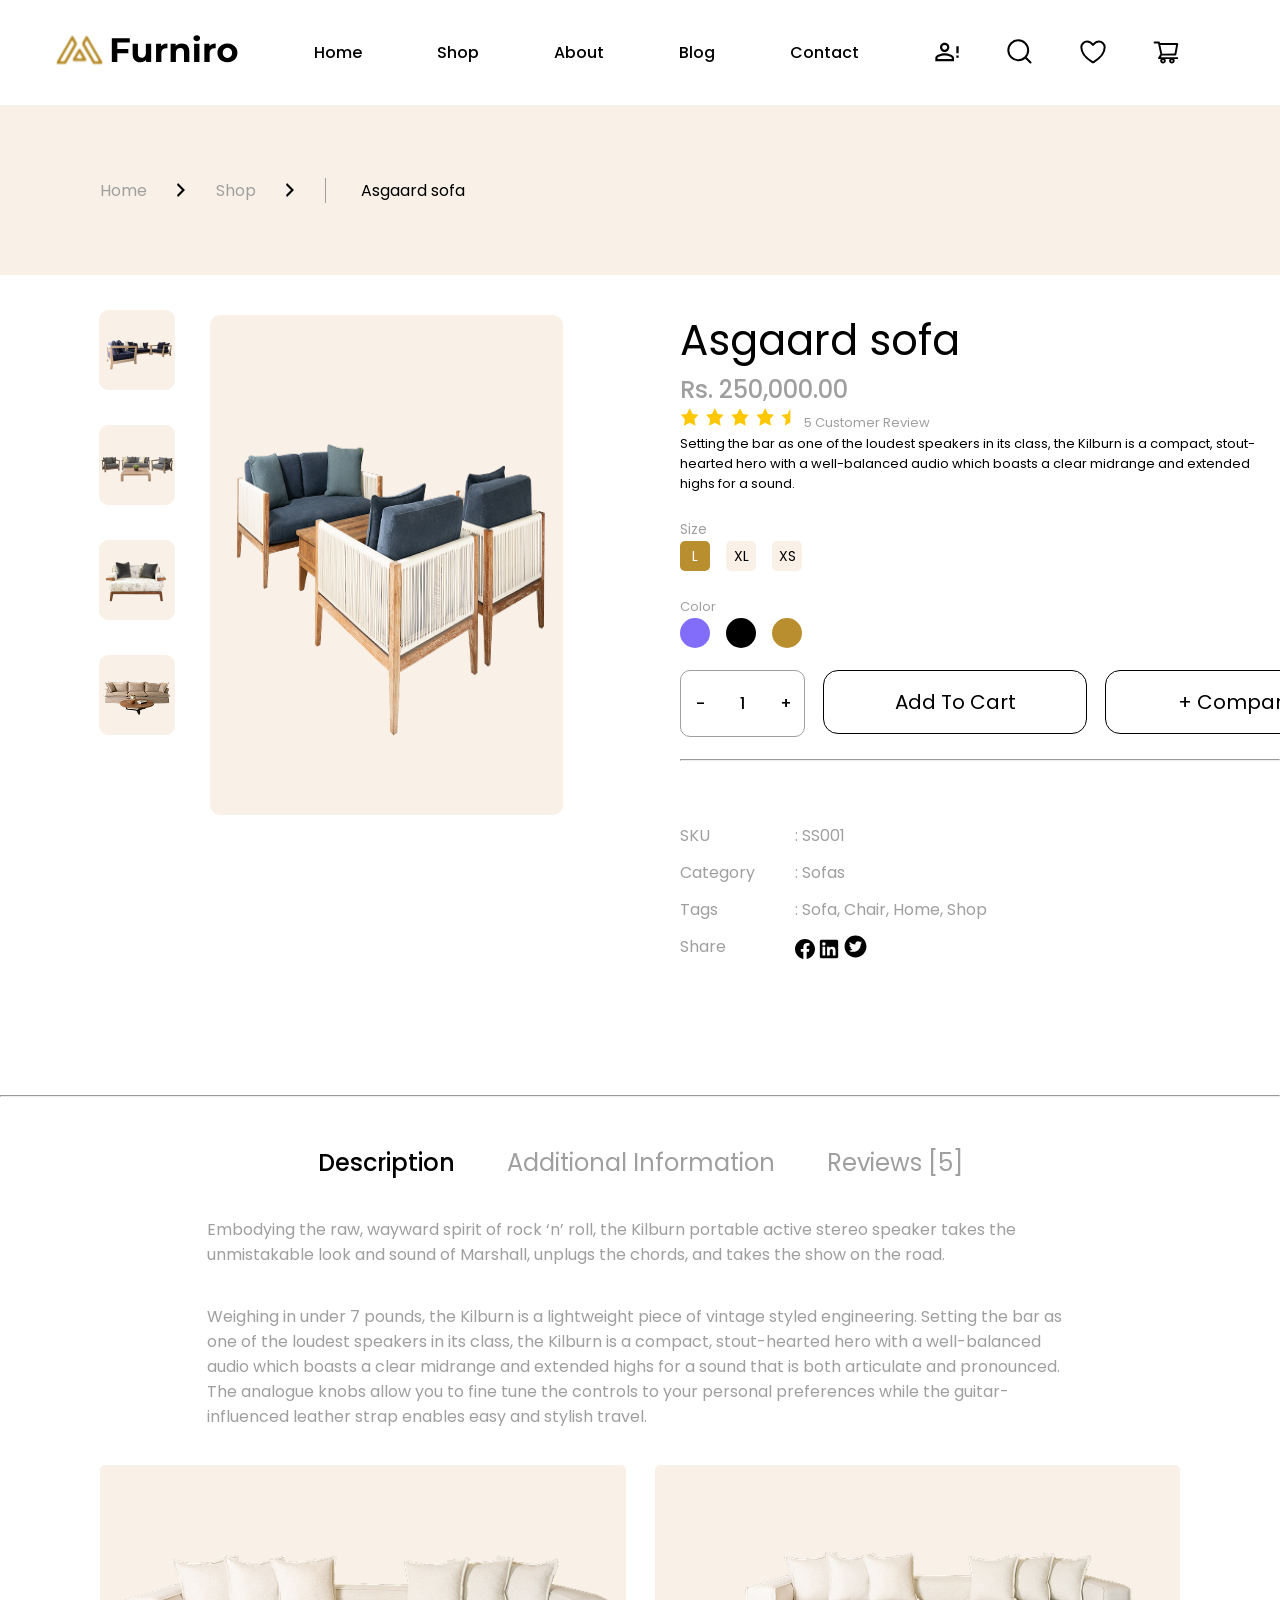
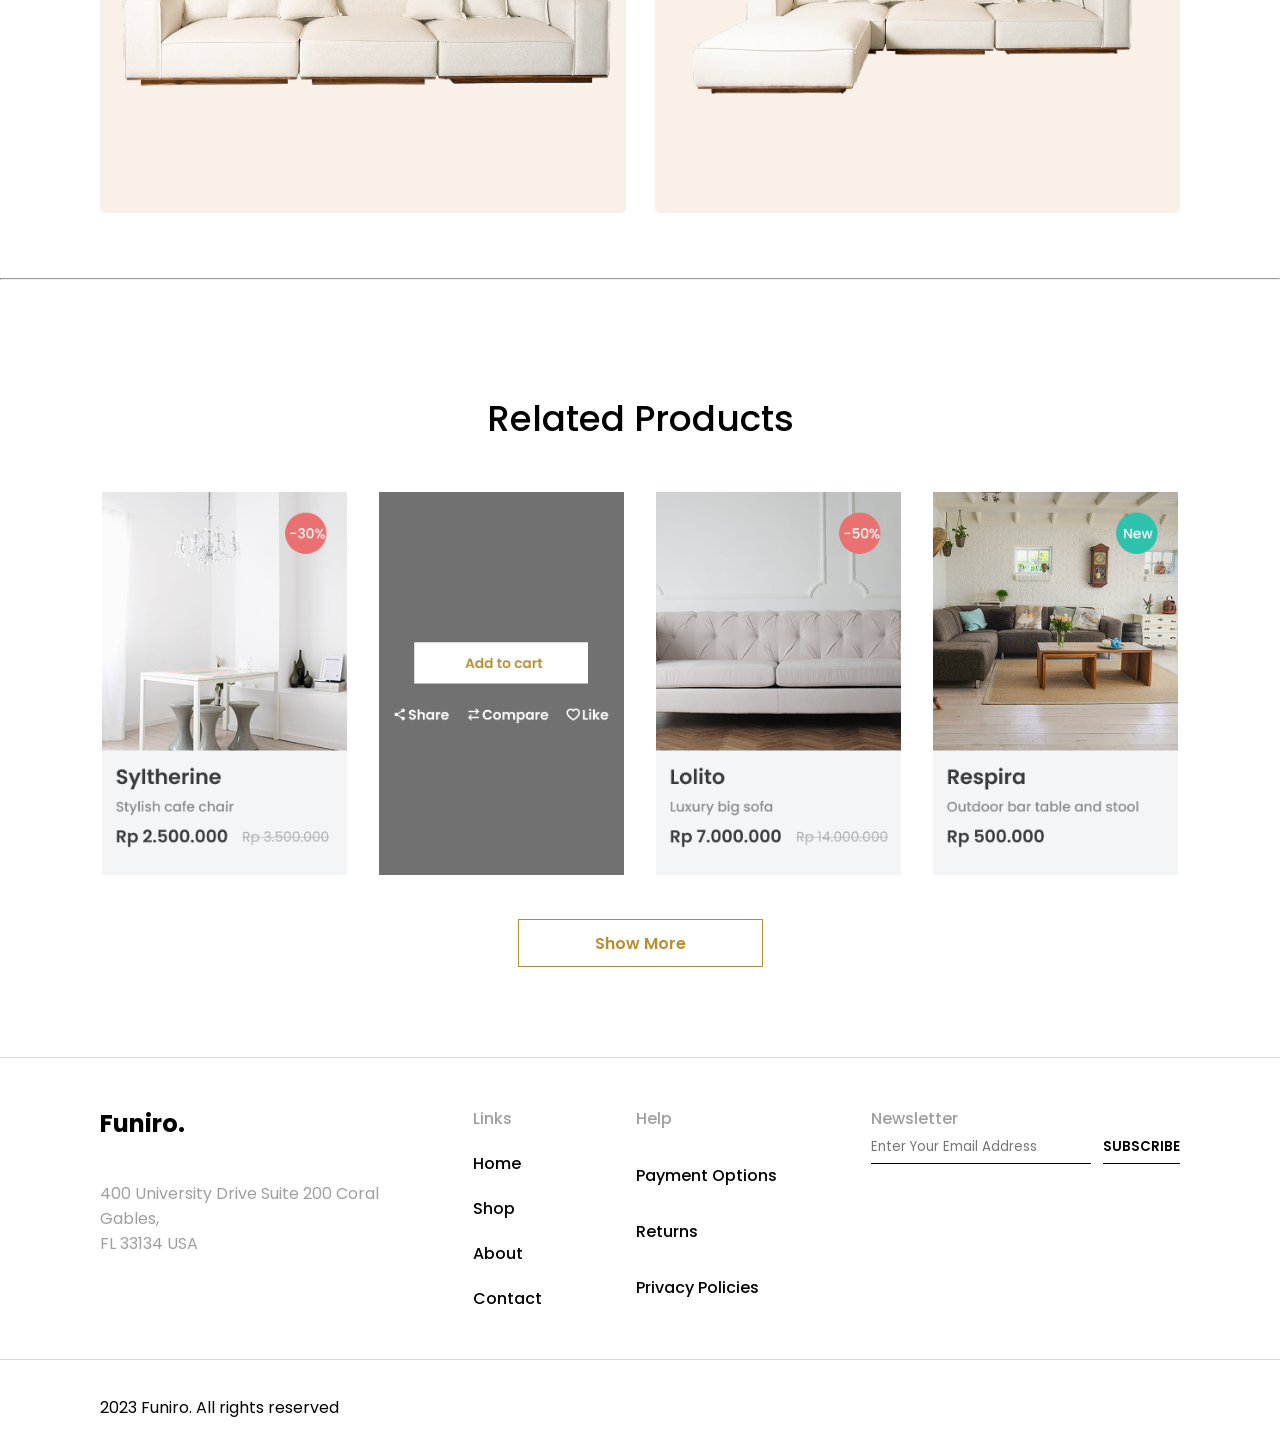
<file: about/about.html>
<!doctype html>
<html lang="en">
  <head>
    <meta charset="UTF-8" />
    <meta name="viewport" content="width=device-width, initial-scale=1.0" />
    <link rel="stylesheet" href="/style.css" />
    <link rel="stylesheet" href="about.style.css" />
    <title>About Page</title>
  </head>

  <body>
    <nav class="nav">
      <div class="nav_container">
        <a href="#" class="nav__logo"
          ><svg
            width="185"
            height="41"
            viewBox="0 0 185 41"
            fill="none"
            xmlns="http://www.w3.org/2000/svg"
            xmlns:xlink="http://www.w3.org/1999/xlink"
          >
            <rect
              y="4.5"
              width="50"
              height="32"
              fill="url(#pattern0_117_354)"
            />
            <path
              d="M62.922 19.91H74.346V24.33H62.922V19.91ZM63.33 33H57.822V9.2H75.808V13.62H63.33V33ZM86.4492 33.272C84.9305 33.272 83.5705 32.9773 82.3692 32.388C81.1905 31.7987 80.2725 30.9033 79.6152 29.702C78.9579 28.478 78.6292 26.9253 78.6292 25.044V14.708H83.9332V24.262C83.9332 25.7807 84.2505 26.9027 84.8852 27.628C85.5425 28.3307 86.4605 28.682 87.6392 28.682C88.4552 28.682 89.1805 28.512 89.8152 28.172C90.4499 27.8093 90.9485 27.2653 91.3112 26.54C91.6739 25.792 91.8552 24.8627 91.8552 23.752V14.708H97.1592V33H92.1272V27.968L93.0452 29.43C92.4332 30.6993 91.5265 31.6627 90.3252 32.32C89.1465 32.9547 87.8545 33.272 86.4492 33.272ZM102.073 33V14.708H107.139V19.876L106.425 18.38C106.969 17.088 107.842 16.1133 109.043 15.456C110.244 14.776 111.706 14.436 113.429 14.436V19.332C113.202 19.3093 112.998 19.298 112.817 19.298C112.636 19.2753 112.443 19.264 112.239 19.264C110.788 19.264 109.61 19.6833 108.703 20.522C107.819 21.338 107.377 22.6187 107.377 24.364V33H102.073ZM127.734 14.436C129.185 14.436 130.477 14.7307 131.61 15.32C132.766 15.8867 133.673 16.7707 134.33 17.972C134.987 19.1507 135.316 20.6693 135.316 22.528V33H130.012V23.344C130.012 21.8707 129.683 20.7827 129.026 20.08C128.391 19.3773 127.485 19.026 126.306 19.026C125.467 19.026 124.708 19.2073 124.028 19.57C123.371 19.91 122.849 20.4427 122.464 21.168C122.101 21.8933 121.92 22.8227 121.92 23.956V33H116.616V14.708H121.682V19.774L120.73 18.244C121.387 17.02 122.328 16.0793 123.552 15.422C124.776 14.7647 126.17 14.436 127.734 14.436ZM140.124 33V14.708H145.428V33H140.124ZM142.776 12.158C141.801 12.158 141.008 11.8747 140.396 11.308C139.784 10.7413 139.478 10.0387 139.478 9.2C139.478 8.36133 139.784 7.65867 140.396 7.092C141.008 6.52533 141.801 6.242 142.776 6.242C143.75 6.242 144.544 6.514 145.156 7.058C145.768 7.57933 146.074 8.25933 146.074 9.098C146.074 9.982 145.768 10.7187 145.156 11.308C144.566 11.8747 143.773 12.158 142.776 12.158ZM150.35 33V14.708H155.416V19.876L154.702 18.38C155.246 17.088 156.119 16.1133 157.32 15.456C158.522 14.776 159.984 14.436 161.706 14.436V19.332C161.48 19.3093 161.276 19.298 161.094 19.298C160.913 19.2753 160.72 19.264 160.516 19.264C159.066 19.264 157.887 19.6833 156.98 20.522C156.096 21.338 155.654 22.6187 155.654 24.364V33H150.35ZM173.431 33.272C171.482 33.272 169.748 32.864 168.229 32.048C166.733 31.232 165.543 30.1213 164.659 28.716C163.798 27.288 163.367 25.6673 163.367 23.854C163.367 22.018 163.798 20.3973 164.659 18.992C165.543 17.564 166.733 16.4533 168.229 15.66C169.748 14.844 171.482 14.436 173.431 14.436C175.358 14.436 177.081 14.844 178.599 15.66C180.118 16.4533 181.308 17.5527 182.169 18.958C183.031 20.3633 183.461 21.9953 183.461 23.854C183.461 25.6673 183.031 27.288 182.169 28.716C181.308 30.1213 180.118 31.232 178.599 32.048C177.081 32.864 175.358 33.272 173.431 33.272ZM173.431 28.92C174.315 28.92 175.109 28.716 175.811 28.308C176.514 27.9 177.069 27.322 177.477 26.574C177.885 25.8033 178.089 24.8967 178.089 23.854C178.089 22.7887 177.885 21.882 177.477 21.134C177.069 20.386 176.514 19.808 175.811 19.4C175.109 18.992 174.315 18.788 173.431 18.788C172.547 18.788 171.754 18.992 171.051 19.4C170.349 19.808 169.782 20.386 169.351 21.134C168.943 21.882 168.739 22.7887 168.739 23.854C168.739 24.8967 168.943 25.8033 169.351 26.574C169.782 27.322 170.349 27.9 171.051 28.308C171.754 28.716 172.547 28.92 173.431 28.92Z"
              fill="black"
            />
            <defs>
              <pattern
                id="pattern0_117_354"
                patternContentUnits="objectBoundingBox"
                width="1"
                height="1"
              >
                <use
                  xlink:href="#image0_117_354"
                  transform="matrix(0.00123102 0 0 0.00192346 -0.26 -0.6875)"
                />
              </pattern>
              <image
                id="image0_117_354"
                width="1251"
                height="1251"
                preserveAspectRatio="none"
                xlink:href="[data-uri]"
              />
            </defs>
          </svg>
        </a>

        <div class="nav__menu">
          <ul>
            <li><a href="/index.html">Home</a></li>
            <li><a href="/shop/shop.html">Shop</a></li>
            <li><a href="#">About</a></li>
            <li><a href="/blog/blog.html">Blog</a></li>
            <li><a href="/contact/contact.html">Contact</a></li>
          </ul>
        </div>

        <div class="nav__icons">
          <svg
            width="28"
            height="28"
            viewBox="0 0 28 28"
            fill="none"
            xmlns="http://www.w3.org/2000/svg"
          >
            <path
              d="M23.3333 14V8.16669H25.6666V15.1667H23.3333M23.3333 19.8334H25.6666V17.5H23.3333M11.6666 15.1667C14.7816 15.1667 21 16.73 21 19.8334V23.3334H2.33331V19.8334C2.33331 16.73 8.55165 15.1667 11.6666 15.1667ZM11.6666 4.66669C12.9043 4.66669 14.0913 5.15835 14.9665 6.03352C15.8416 6.90869 16.3333 8.09568 16.3333 9.33335C16.3333 10.571 15.8416 11.758 14.9665 12.6332C14.0913 13.5084 12.9043 14 11.6666 14C10.429 14 9.24198 13.5084 8.36682 12.6332C7.49164 11.758 6.99998 10.571 6.99998 9.33335C6.99998 8.09568 7.49164 6.90869 8.36682 6.03352C9.24198 5.15835 10.429 4.66669 11.6666 4.66669ZM11.6666 17.3834C8.20165 17.3834 4.54998 19.0867 4.54998 19.8334V21.1167H18.7833V19.8334C18.7833 19.0867 15.1316 17.3834 11.6666 17.3834ZM11.6666 6.88335C11.0169 6.88335 10.3937 7.14148 9.93424 7.60094C9.47477 8.06041 9.21665 8.68357 9.21665 9.33335C9.21665 9.98313 9.47477 10.6063 9.93424 11.0658C10.3937 11.5252 11.0169 11.7834 11.6666 11.7834C12.3164 11.7834 12.9396 11.5252 13.3991 11.0658C13.8585 10.6063 14.1166 9.98313 14.1166 9.33335C14.1166 8.68357 13.8585 8.06041 13.3991 7.60094C12.9396 7.14148 12.3164 6.88335 11.6666 6.88335Z"
              fill="black"
            />
          </svg>

          <svg
            width="28"
            height="28"
            viewBox="0 0 28 28"
            fill="none"
            xmlns="http://www.w3.org/2000/svg"
          >
            <path
              d="M24.5 24.5L19.2663 19.257M22.1666 12.25C22.1666 14.88 21.1219 17.4024 19.2621 19.2621C17.4024 21.1219 14.88 22.1666 12.25 22.1666C9.61992 22.1666 7.09757 21.1219 5.23784 19.2621C3.3781 17.4024 2.33331 14.88 2.33331 12.25C2.33331 9.61992 3.3781 7.09757 5.23784 5.23784C7.09757 3.3781 9.61992 2.33331 12.25 2.33331C14.88 2.33331 17.4024 3.3781 19.2621 5.23784C21.1219 7.09757 22.1666 9.61992 22.1666 12.25V12.25Z"
              stroke="black"
              stroke-width="2"
              stroke-linecap="round"
            />
          </svg>

          <svg
            width="28"
            height="28"
            viewBox="0 0 28 28"
            fill="none"
            xmlns="http://www.w3.org/2000/svg"
          >
            <path
              d="M8.16668 3.5C4.94551 3.5 2.33334 6.08533 2.33334 9.275C2.33334 11.8498 3.35418 17.9608 13.4027 24.1383C13.5827 24.2479 13.7893 24.3058 14 24.3058C14.2107 24.3058 14.4173 24.2479 14.5973 24.1383C24.6458 17.9608 25.6667 11.8498 25.6667 9.275C25.6667 6.08533 23.0545 3.5 19.8333 3.5C16.6122 3.5 14 7 14 7C14 7 11.3878 3.5 8.16668 3.5Z"
              stroke="black"
              stroke-width="2"
              stroke-linecap="round"
              stroke-linejoin="round"
            />
          </svg>

          <svg
            width="28"
            height="28"
            viewBox="0 0 28 28"
            fill="none"
            xmlns="http://www.w3.org/2000/svg"
          >
            <path
              d="M25.2355 19.1926H8.95234L9.76991 17.5273L23.3543 17.5027C23.8137 17.5027 24.2074 17.1746 24.2894 16.7207L26.1707 6.19062C26.2199 5.91445 26.1461 5.63008 25.9656 5.41406C25.8764 5.30775 25.7652 5.22211 25.6396 5.16309C25.514 5.10407 25.377 5.07308 25.2383 5.07227L7.95702 5.01484L7.80937 4.32031C7.7164 3.87734 7.31718 3.55469 6.86328 3.55469H2.63867C2.38267 3.55469 2.13716 3.65638 1.95614 3.8374C1.77513 4.01841 1.67343 4.26393 1.67343 4.51992C1.67343 4.77592 1.77513 5.02143 1.95614 5.20245C2.13716 5.38346 2.38267 5.48516 2.63867 5.48516H6.08124L6.72656 8.55312L8.31523 16.2449L6.26992 19.5836C6.1637 19.727 6.09972 19.8972 6.08523 20.075C6.07073 20.2528 6.10629 20.4312 6.18788 20.5898C6.35195 20.9152 6.68281 21.1203 7.04921 21.1203H8.7664C8.40032 21.6065 8.20258 22.1988 8.20312 22.8074C8.20312 24.3551 9.46093 25.6129 11.0086 25.6129C12.5562 25.6129 13.8141 24.3551 13.8141 22.8074C13.8141 22.1977 13.6117 21.6043 13.2508 21.1203H17.6559C17.2898 21.6065 17.092 22.1988 17.0926 22.8074C17.0926 24.3551 18.3504 25.6129 19.898 25.6129C21.4457 25.6129 22.7035 24.3551 22.7035 22.8074C22.7035 22.1977 22.5012 21.6043 22.1402 21.1203H25.2383C25.7687 21.1203 26.2035 20.6883 26.2035 20.1551C26.2019 19.8994 26.0993 19.6546 25.9179 19.4743C25.7366 19.294 25.4913 19.1927 25.2355 19.1926ZM8.35898 6.91797L24.1035 6.96992L22.5613 15.6051L10.1937 15.627L8.35898 6.91797ZM11.0086 23.6715C10.5328 23.6715 10.1445 23.2832 10.1445 22.8074C10.1445 22.3316 10.5328 21.9434 11.0086 21.9434C11.4844 21.9434 11.8726 22.3316 11.8726 22.8074C11.8726 23.0366 11.7816 23.2564 11.6196 23.4184C11.4575 23.5805 11.2378 23.6715 11.0086 23.6715ZM19.898 23.6715C19.4223 23.6715 19.034 23.2832 19.034 22.8074C19.034 22.3316 19.4223 21.9434 19.898 21.9434C20.3738 21.9434 20.7621 22.3316 20.7621 22.8074C20.7621 23.0366 20.6711 23.2564 20.509 23.4184C20.347 23.5805 20.1272 23.6715 19.898 23.6715Z"
              fill="black"
            />
          </svg>
        </div>

        <button class="nav__mobile_btn" aria-label="Open menu">
          <span></span>
          <span></span>
          <span></span>
        </button>
      </div>
    </nav>

    <main>
      <section class="about__container">
        <div class="aboutInfo">
         <a href="/index.html"> <h4>Home</h4>
          <svg
            width="20"
            height="20"
            viewBox="0 0 20 20"
            fill="none"
            xmlns="http://www.w3.org/2000/svg"
          >
            <path d="M6 15L11 10L6 5L7 3L14 10L7 17L6 15Z" fill="black" />
          </svg></a>

         <a href="/shop/shop.html"> <h4>Shop</h4>
          <svg
            width="20"
            height="20"
            viewBox="0 0 20 20"
            fill="none"
            xmlns="http://www.w3.org/2000/svg"
          >
            <path d="M6 15L11 10L6 5L7 3L14 10L7 17L6 15Z" fill="black" />
          </svg></a>

       <a href="/product/product.html">   <button class="about_button">
            <span>Asgaard sofa</span>
          </button></a>

        </div>
      </section>
      <section>
        <div class="about__container2">
          <div class="small_gallery">
            <div class="about__svg">
              <img src="/images/aboutSmall11.png" alt="images" />
            </div>
            <div class="about__svg">
              <img src="/images/aboutSmall2.png" alt="images" />
            </div>
            <div class="about__svg">
              <img src="/images/aboutSmall3.png" alt="images" />
            </div>
            <div class="about__svg">
              <img src="/images/aboutSmall4.png" alt="images" />
            </div>
          </div>
          <div class="main__gallery">
            <img src="/images/aboutbig1.png" alt="image" />
          </div>

          <div class="about__information">
            <div class="short__info">
              <h1>Asgaard sofa</h1>
              <h2>Rs. 250,000.00</h2>
              <svg
                width="124"
                height="20"
                viewBox="0 0 124 20"
                fill="none"
                xmlns="http://www.w3.org/2000/svg"
              >
                <path
                  d="M10 1L13 7L19 7.75L14.88 12.37L16 19L10 16L4 19L5.13 12.37L1 7.75L7 7L10 1Z"
                  fill="#FFC700"
                />
                <path
                  d="M36 1L39 7L45 7.75L40.88 12.37L42 19L36 16L30 19L31.13 12.37L27 7.75L33 7L36 1Z"
                  fill="#FFC700"
                />
                <path
                  d="M62 1L65 7L71 7.75L66.88 12.37L68 19L62 16L56 19L57.13 12.37L53 7.75L59 7L62 1Z"
                  fill="#FFC700"
                />
                <path
                  d="M88 1L91 7L97 7.75L92.88 12.37L94 19L88 16L82 19L83.13 12.37L79 7.75L85 7L88 1Z"
                  fill="#FFC700"
                />
                <path
                  d="M111.156 7.0125L104.8 7.9375L109.4 12.4188L108.313 18.75L114 15.7625V1.25L111.156 7.0125Z"
                  fill="#FFC700"
                />
              </svg>
              <span>5 Customer Review</span>
              <p>
                Setting the bar as one of the loudest speakers in its class, the
                Kilburn is a compact, stout-hearted hero with a well-balanced
                audio which boasts a clear midrange and extended highs for a
                sound.
              </p>
            </div>

            <div class="about_btn">
              <span>Size</span>
              <div class="buttons">
                <button class="click">
                  <span>L</span>
                </button>
                <button class="click2">
                  <span>XL</span>
                </button>
                <button class="click3">
                  <span>XS</span>
                </button>
              </div>
            </div>

            <div class="choose__color">
              <span>Color</span>
              <div class="colors">
                <div class="purple"></div>
                <div class="black"></div>
                <div class="yellow"></div>
              </div>
            </div>

            <div class="big__btn">
              <button class="big__buttons">
                <span>-</span>
                <span>1</span>
                <span>+</span>
              </button>

              <a href="/card/cart.html">
                <button class="big__buttons2">
                  <span>Add To Cart</span>
                </button></a
              >

              <a href="/product/product.html">
                <button class="big__buttons3">
                  <span> + Compare</span>
                </button></a
              >
            </div>
            <hr />

            <div class="points">
              <div class="column1">
                <span class="points1">SKU </span>
                <span class="points1">Category</span>
                <span class="points1">Tags</span>
                <span class="points1">Share</span>
              </div>

              <div class="column2">
                <span class="points3"> : SS001</span>
                <span class="points3"> : Sofas</span>
                <span class="points3"> : Sofa, Chair, Home, Shop</span>
                <span class="points3"
                  ><svg
                    width="20"
                    height="20"
                    viewBox="0 0 20 20"
                    fill="none"
                    xmlns="http://www.w3.org/2000/svg"
                  >
                    <g clip-path="url(#clip0_117_920)">
                      <path
                        fill-rule="evenodd"
                        clip-rule="evenodd"
                        d="M0 10.0558C0 15.0275 3.61083 19.1617 8.33333 20V12.7775H5.83333V10H8.33333V7.7775C8.33333 5.2775 9.94417 3.88917 12.2225 3.88917C12.9442 3.88917 13.7225 4 14.4442 4.11083V6.66667H13.1667C11.9442 6.66667 11.6667 7.2775 11.6667 8.05583V10H14.3333L13.8892 12.7775H11.6667V20C16.3892 19.1617 20 15.0283 20 10.0558C20 4.525 15.5 0 10 0C4.5 0 0 4.525 0 10.0558Z"
                        fill="black"
                      />
                    </g>
                    <defs>
                      <clipPath id="clip0_117_920">
                        <rect width="20" height="20" fill="white" />
                      </clipPath>
                    </defs>
                  </svg>
                  <svg
                    width="20"
                    height="20"
                    viewBox="0 0 20 20"
                    fill="none"
                    xmlns="http://www.w3.org/2000/svg"
                  >
                    <g clip-path="url(#clip0_117_924)">
                      <path
                        fill-rule="evenodd"
                        clip-rule="evenodd"
                        d="M0.833252 2.365C0.833252 1.95877 0.994624 1.56919 1.28187 1.28195C1.56911 0.994702 1.9587 0.83333 2.36492 0.83333H17.6333C17.8346 0.833001 18.034 0.872383 18.22 0.949219C18.4061 1.02606 18.5752 1.13884 18.7176 1.28111C18.8601 1.42338 18.973 1.59235 19.0501 1.77834C19.1271 1.96433 19.1667 2.16368 19.1666 2.365V17.6333C19.1668 17.8347 19.1273 18.0341 19.0504 18.2202C18.9735 18.4063 18.8606 18.5753 18.7183 18.7178C18.5759 18.8602 18.4069 18.9731 18.2209 19.0502C18.0348 19.1272 17.8354 19.1668 17.6341 19.1667H2.36492C2.16371 19.1667 1.96447 19.127 1.77858 19.05C1.5927 18.973 1.42381 18.8601 1.28157 18.7178C1.13933 18.5754 1.02653 18.4065 0.949604 18.2206C0.87268 18.0346 0.833143 17.8354 0.833252 17.6342V2.365ZM8.08992 7.82333H10.5724V9.07C10.9308 8.35333 11.8474 7.70833 13.2249 7.70833C15.8658 7.70833 16.4916 9.13583 16.4916 11.755V16.6067H13.8191V12.3517C13.8191 10.86 13.4608 10.0183 12.5508 10.0183C11.2883 10.0183 10.7633 10.9258 10.7633 12.3517V16.6067H8.08992V7.82333ZM3.50659 16.4925H6.17992V7.70833H3.50659V16.4917V16.4925ZM6.56242 4.84333C6.56746 5.07222 6.52673 5.29982 6.44262 5.51276C6.35851 5.7257 6.23271 5.91969 6.07261 6.08336C5.91251 6.24702 5.72133 6.37706 5.5103 6.46584C5.29926 6.55461 5.07262 6.60035 4.84367 6.60035C4.61472 6.60035 4.38808 6.55461 4.17704 6.46584C3.966 6.37706 3.77483 6.24702 3.61473 6.08336C3.45463 5.91969 3.32883 5.7257 3.24472 5.51276C3.16061 5.29982 3.11988 5.07222 3.12492 4.84333C3.13481 4.39404 3.32024 3.96649 3.64149 3.65224C3.96274 3.33798 4.39427 3.16201 4.84367 3.16201C5.29307 3.16201 5.7246 3.33798 6.04585 3.65224C6.3671 3.96649 6.55253 4.39404 6.56242 4.84333Z"
                        fill="black"
                      />
                    </g>
                    <defs>
                      <clipPath id="clip0_117_924">
                        <rect width="20" height="20" fill="white" />
                      </clipPath>
                    </defs>
                  </svg>
                  <svg
                    width="25"
                    height="25"
                    viewBox="0 0 25 25"
                    fill="none"
                    xmlns="http://www.w3.org/2000/svg"
                  >
                    <path
                      d="M12.5 1.5625C6.45996 1.5625 1.5625 6.45996 1.5625 12.5C1.5625 18.54 6.45996 23.4375 12.5 23.4375C18.54 23.4375 23.4375 18.54 23.4375 12.5C23.4375 6.45996 18.54 1.5625 12.5 1.5625ZM17.7563 9.80713C17.7637 9.92188 17.7637 10.0415 17.7637 10.1587C17.7637 13.7427 15.0342 17.8711 10.0464 17.8711C8.5083 17.8711 7.08252 17.4243 5.88135 16.6553C6.10107 16.6797 6.31104 16.6895 6.53565 16.6895C7.80518 16.6895 8.97217 16.2598 9.90234 15.5322C8.71094 15.5078 7.70996 14.7266 7.36816 13.6523C7.78564 13.7134 8.16162 13.7134 8.59131 13.6035C7.97785 13.4789 7.42645 13.1457 7.0308 12.6606C6.63515 12.1755 6.41964 11.5684 6.4209 10.9424V10.9082C6.77979 11.1108 7.20215 11.2354 7.64404 11.2524C7.27256 11.0049 6.96792 10.6695 6.75711 10.276C6.5463 9.88244 6.43585 9.443 6.43555 8.99658C6.43555 8.49121 6.56738 8.02979 6.8042 7.62939C7.48511 8.46762 8.33479 9.15318 9.29801 9.64152C10.2612 10.1299 11.3164 10.41 12.395 10.4639C12.0117 8.62061 13.3887 7.12891 15.0439 7.12891C15.8252 7.12891 16.5283 7.45605 17.0239 7.9834C17.6367 7.86865 18.2227 7.63916 18.7451 7.33154C18.5425 7.95898 18.1177 8.48877 17.5537 8.82324C18.1006 8.76465 18.6279 8.61328 19.1162 8.40088C18.7476 8.94287 18.2861 9.42383 17.7563 9.80713Z"
                      fill="black"
                    />
                  </svg>
                </span>
              </div>
            </div>
          </div>
        </div>
      </section>
      <section>
        <hr />
        <div class="about__container3">
          <div class="about__titles">
            <h2>Description</h2>
            <h3>Additional Information</h3>
            <h4>Reviews [5]</h4>
          </div>
          <div class="titles_info">
            <p>
              Embodying the raw, wayward spirit of rock ‘n’ roll, the Kilburn
              portable active stereo speaker takes the unmistakable look and
              sound of Marshall, unplugs the chords, and takes the show on the
              road.
            </p>
            <p>
              Weighing in under 7 pounds, the Kilburn is a lightweight piece of
              vintage styled engineering. Setting the bar as one of the loudest
              speakers in its class, the Kilburn is a compact, stout-hearted
              hero with a well-balanced audio which boasts a clear midrange and
              extended highs for a sound that is both articulate and pronounced.
              The analogue knobs allow you to fine tune the controls to your
              personal preferences while the guitar-influenced leather strap
              enables easy and stylish travel.
            </p>
          </div>
          <div class="container3_img">
            <div class="about__2images">
              <img src="/images/container3__img1.png" alt="images" />
            </div>
            <div class="about__2images">
              <img src="/images/container3__img2.png" alt="images" />
            </div>
          </div>
        </div>
      </section>
      <hr />
      <section>
        <div class="about__container4">
          <h2>Related Products</h2>
          <div class="about__products">
            <div class="about__card">
              <img src="/images/products_card1.png" alt="shop product" />
            </div>
           <a href="/product/product.html"> <div class="about__card">
              <img src="/images/products_card2.png" alt="shop product" />
            </div></a>
            <div class="about__card">
              <img src="/images/products_card3.png" alt="shop product" />
            </div>
            <div class="about__card">
              <img src="/images/products_card4.png" alt="shop product" />
            </div>
          </div>

          <div class="about__btn">
        <a href="/product/product.html">    <button class="about__1button">
              <span>Show More</span>
            </button></a>
          </div>
        </div>
      </section>
    </main>

    <footer class="footer">
      <div class="footer__container">
        <div class="footer__logo">
          <h2>Funiro.</h2>
          <p>
            400 University Drive Suite 200 Coral <br />
            Gables,<br />
            FL 33134 USA
          </p>
        </div>

        <div class="information">
          <h4>Links</h4>
          <a href="/index.html">Home</a>
          <a href="/shop/shop.html">Shop</a>
          <a href="#">About</a>
          <a href="/contact/contact.html">Contact</a>
        </div>

        <div class="information">
          <h4>Help</h4>
          <a href="#">Payment Options</a>
          <a href="#">Returns</a>
          <a href="#">Privacy Policies</a>
        </div>

        <div class="subscription">
          <h4>Newsletter</h4>

          <form>
            <input type="email" placeholder="Enter Your Email Address" />
            <button type="submit">SUBSCRIBE</button>
          </form>
        </div>
      </div>

      <div class="other_info">
        <span>2023 Funiro. All rights reserved</span>
      </div>
    </footer>
  </body>
</html>
</file>
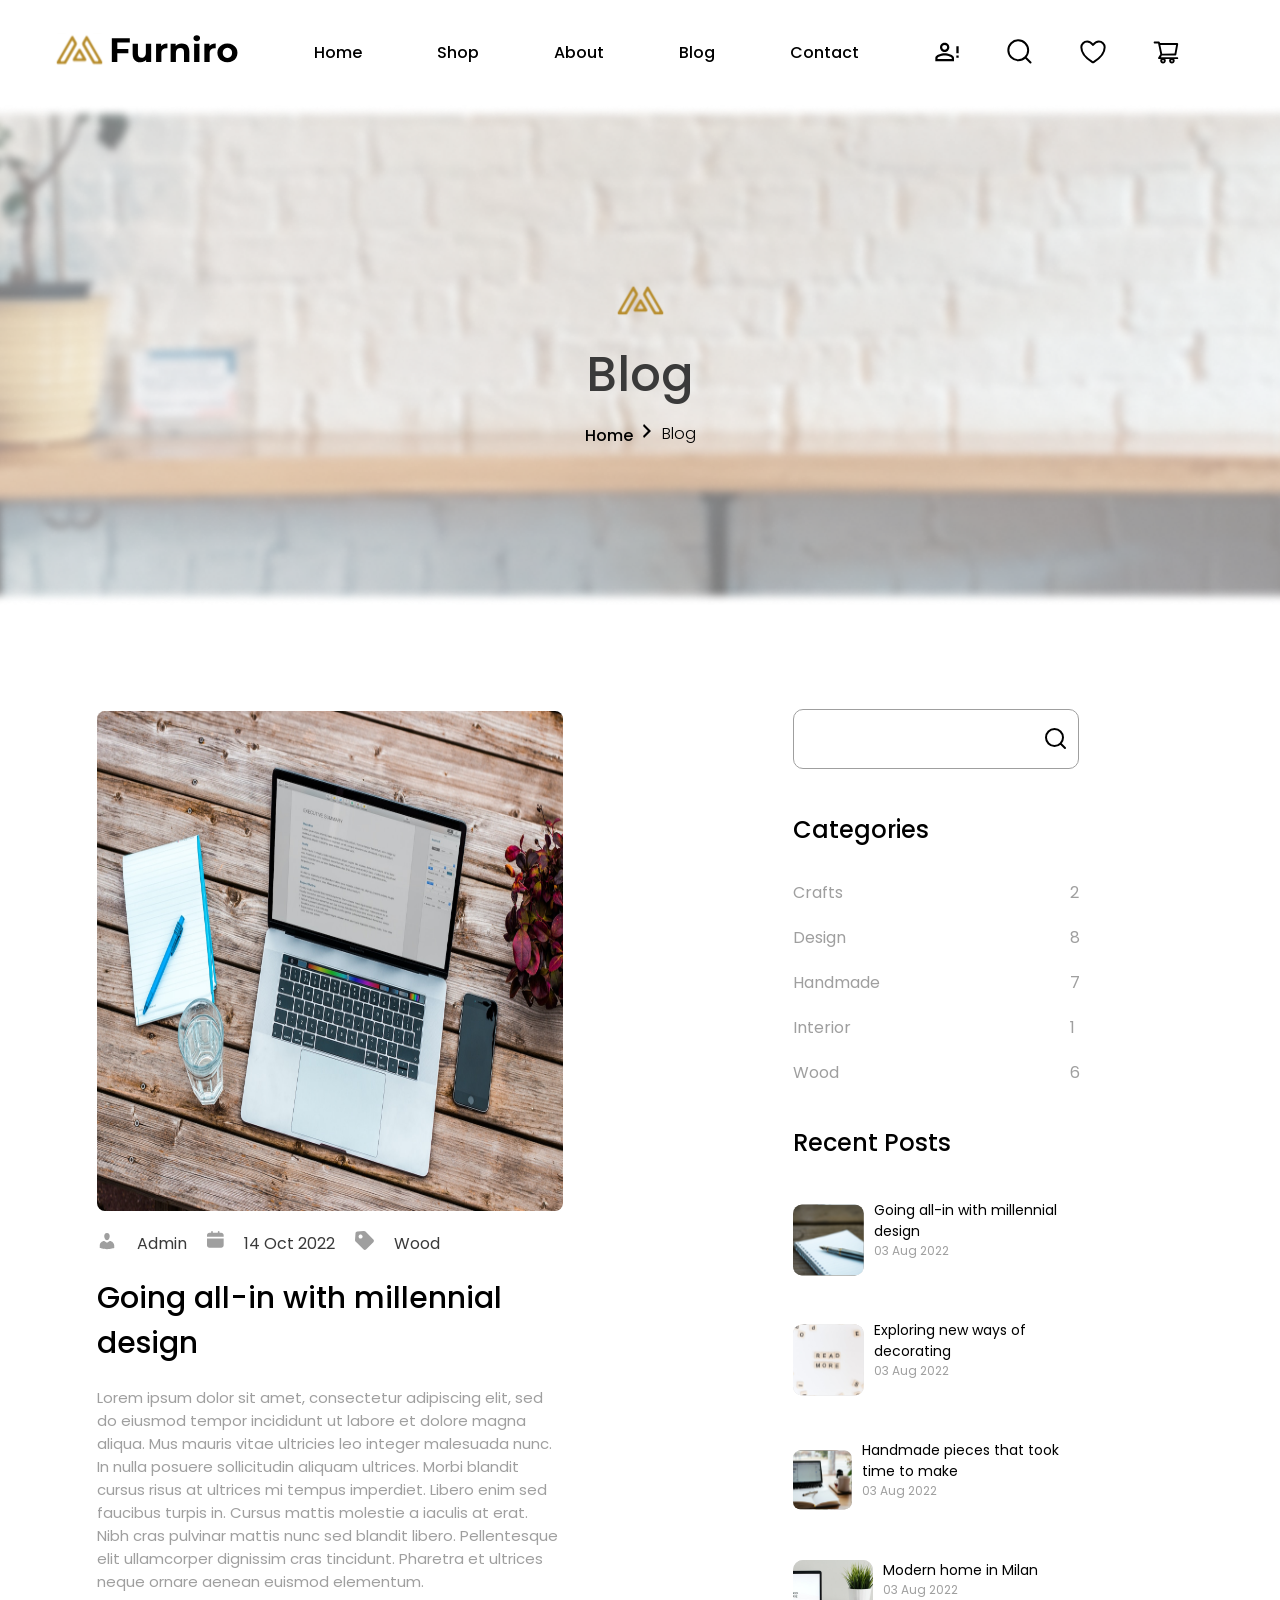
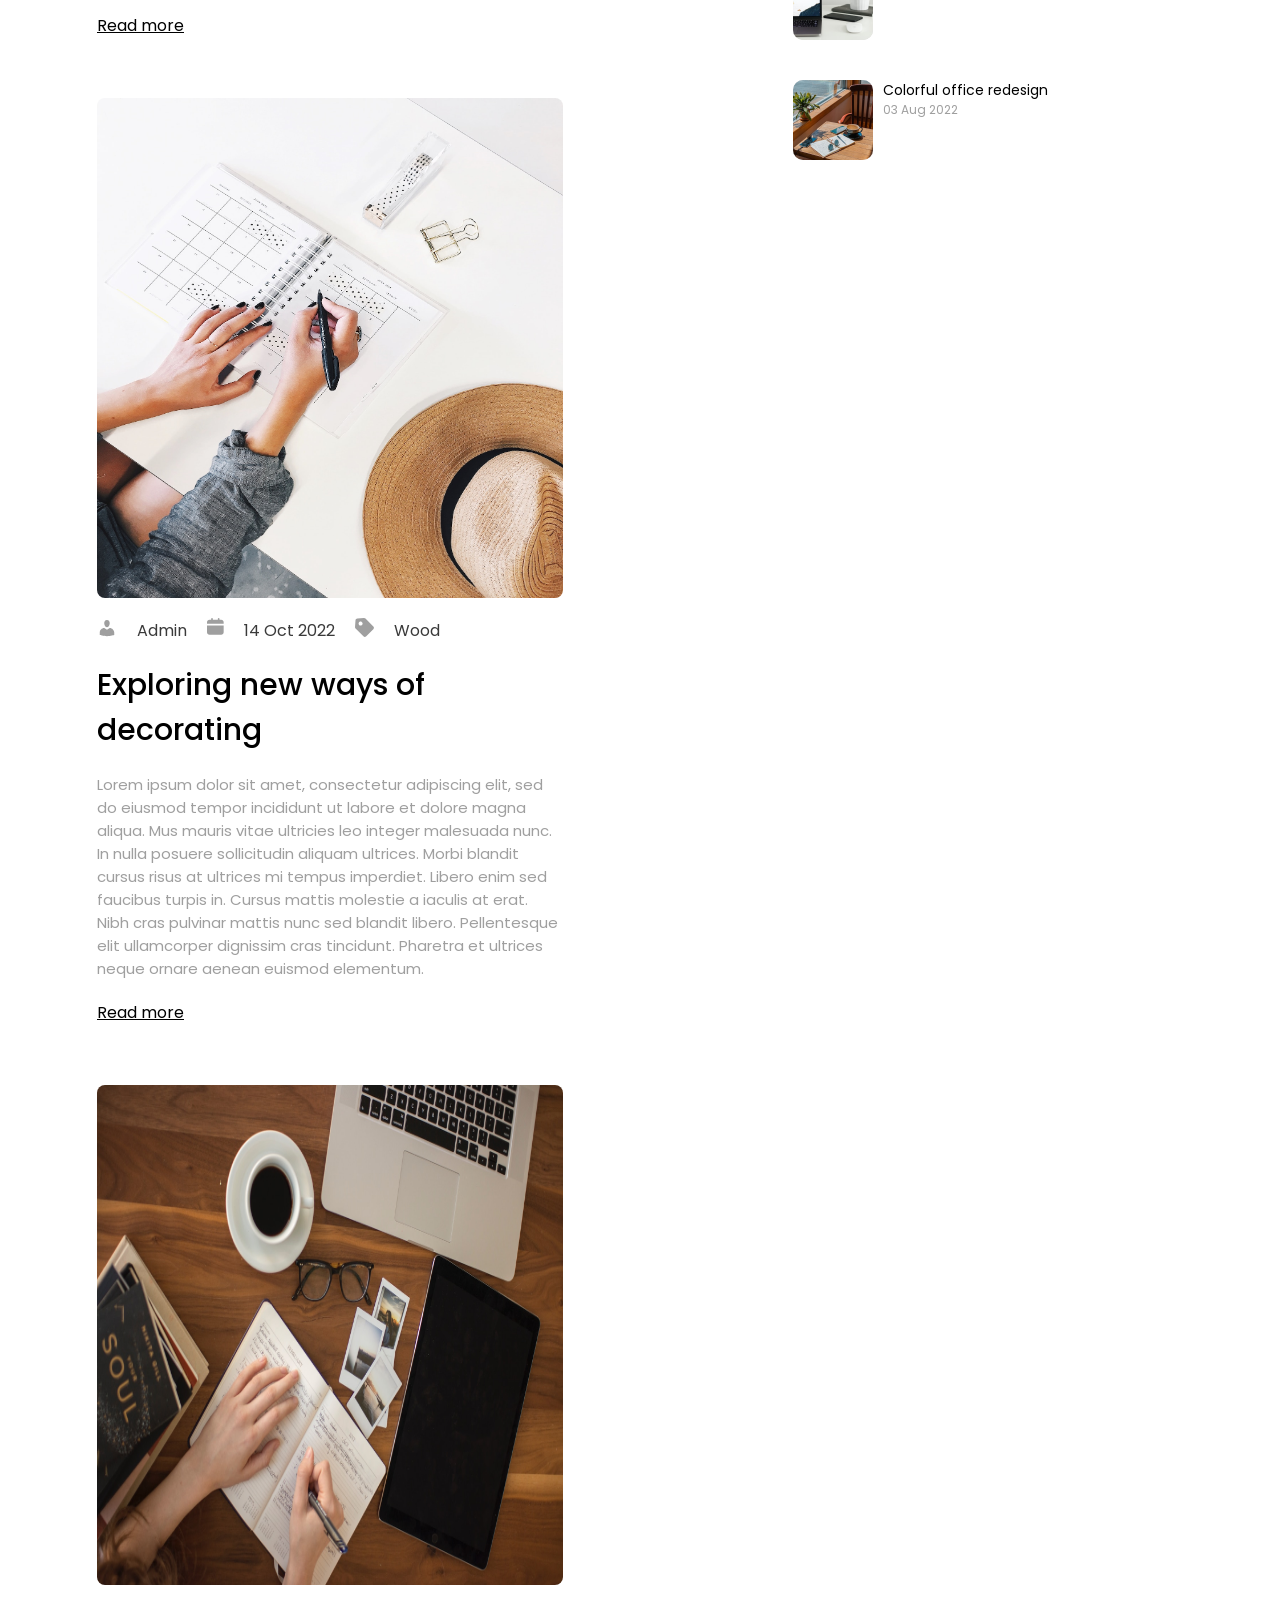
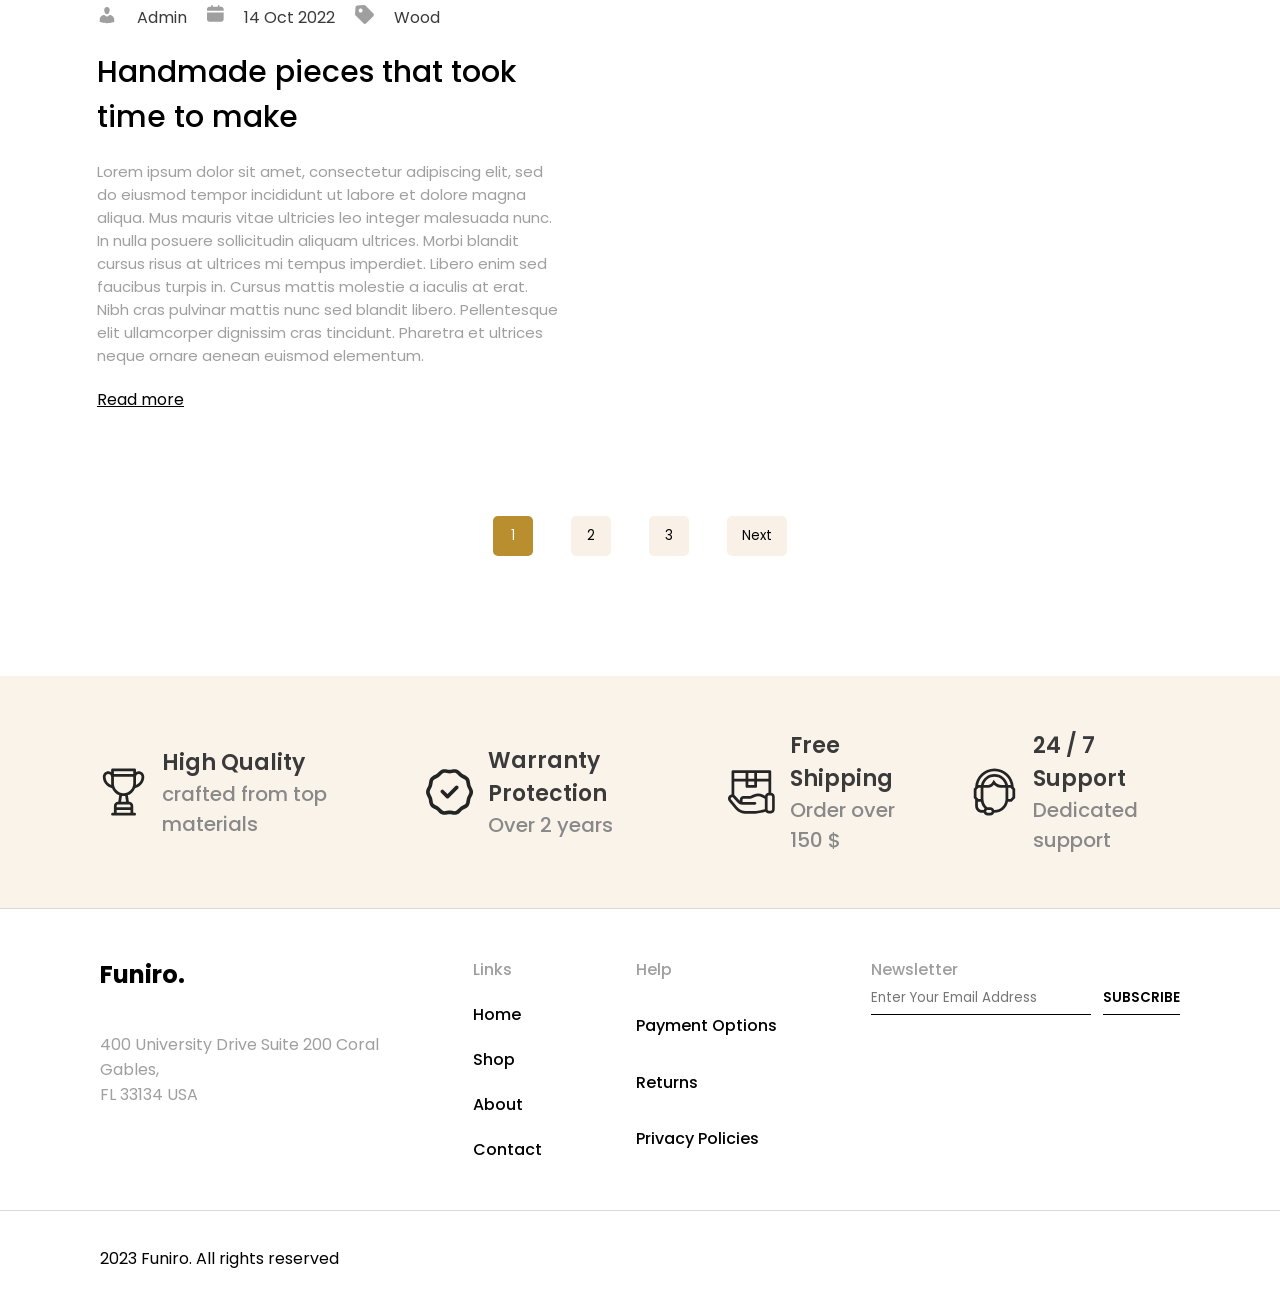
<file: blog/blog.html>
<!doctype html>
<html lang="en">
  <head>
    <meta charset="UTF-8" />
    <meta name="viewport" content="width=device-width, initial-scale=1.0" />
    <title>Blog Page</title>
    <link rel="stylesheet" href="/style.css" />
     <link rel="stylesheet" href="/shop/shop.style.css" />
   <linl rel="stylesheet" href="/contact/contact.style.css"/>
   <link rel="stylesheet" href="/blog/blog.style.css"/>
      
  </head>
  <body>
    <nav class="nav">
      <div class="nav_container">
        <a href="/index.html" class="nav__logo"
          ><svg
            width="185"
            height="41"
            viewBox="0 0 185 41"
            fill="none"
            xmlns="http://www.w3.org/2000/svg"
            xmlns:xlink="http://www.w3.org/1999/xlink"
          >
            <rect
              y="4.5"
              width="50"
              height="32"
              fill="url(#pattern0_117_354)"
            />
            <path
              d="M62.922 19.91H74.346V24.33H62.922V19.91ZM63.33 33H57.822V9.2H75.808V13.62H63.33V33ZM86.4492 33.272C84.9305 33.272 83.5705 32.9773 82.3692 32.388C81.1905 31.7987 80.2725 30.9033 79.6152 29.702C78.9579 28.478 78.6292 26.9253 78.6292 25.044V14.708H83.9332V24.262C83.9332 25.7807 84.2505 26.9027 84.8852 27.628C85.5425 28.3307 86.4605 28.682 87.6392 28.682C88.4552 28.682 89.1805 28.512 89.8152 28.172C90.4499 27.8093 90.9485 27.2653 91.3112 26.54C91.6739 25.792 91.8552 24.8627 91.8552 23.752V14.708H97.1592V33H92.1272V27.968L93.0452 29.43C92.4332 30.6993 91.5265 31.6627 90.3252 32.32C89.1465 32.9547 87.8545 33.272 86.4492 33.272ZM102.073 33V14.708H107.139V19.876L106.425 18.38C106.969 17.088 107.842 16.1133 109.043 15.456C110.244 14.776 111.706 14.436 113.429 14.436V19.332C113.202 19.3093 112.998 19.298 112.817 19.298C112.636 19.2753 112.443 19.264 112.239 19.264C110.788 19.264 109.61 19.6833 108.703 20.522C107.819 21.338 107.377 22.6187 107.377 24.364V33H102.073ZM127.734 14.436C129.185 14.436 130.477 14.7307 131.61 15.32C132.766 15.8867 133.673 16.7707 134.33 17.972C134.987 19.1507 135.316 20.6693 135.316 22.528V33H130.012V23.344C130.012 21.8707 129.683 20.7827 129.026 20.08C128.391 19.3773 127.485 19.026 126.306 19.026C125.467 19.026 124.708 19.2073 124.028 19.57C123.371 19.91 122.849 20.4427 122.464 21.168C122.101 21.8933 121.92 22.8227 121.92 23.956V33H116.616V14.708H121.682V19.774L120.73 18.244C121.387 17.02 122.328 16.0793 123.552 15.422C124.776 14.7647 126.17 14.436 127.734 14.436ZM140.124 33V14.708H145.428V33H140.124ZM142.776 12.158C141.801 12.158 141.008 11.8747 140.396 11.308C139.784 10.7413 139.478 10.0387 139.478 9.2C139.478 8.36133 139.784 7.65867 140.396 7.092C141.008 6.52533 141.801 6.242 142.776 6.242C143.75 6.242 144.544 6.514 145.156 7.058C145.768 7.57933 146.074 8.25933 146.074 9.098C146.074 9.982 145.768 10.7187 145.156 11.308C144.566 11.8747 143.773 12.158 142.776 12.158ZM150.35 33V14.708H155.416V19.876L154.702 18.38C155.246 17.088 156.119 16.1133 157.32 15.456C158.522 14.776 159.984 14.436 161.706 14.436V19.332C161.48 19.3093 161.276 19.298 161.094 19.298C160.913 19.2753 160.72 19.264 160.516 19.264C159.066 19.264 157.887 19.6833 156.98 20.522C156.096 21.338 155.654 22.6187 155.654 24.364V33H150.35ZM173.431 33.272C171.482 33.272 169.748 32.864 168.229 32.048C166.733 31.232 165.543 30.1213 164.659 28.716C163.798 27.288 163.367 25.6673 163.367 23.854C163.367 22.018 163.798 20.3973 164.659 18.992C165.543 17.564 166.733 16.4533 168.229 15.66C169.748 14.844 171.482 14.436 173.431 14.436C175.358 14.436 177.081 14.844 178.599 15.66C180.118 16.4533 181.308 17.5527 182.169 18.958C183.031 20.3633 183.461 21.9953 183.461 23.854C183.461 25.6673 183.031 27.288 182.169 28.716C181.308 30.1213 180.118 31.232 178.599 32.048C177.081 32.864 175.358 33.272 173.431 33.272ZM173.431 28.92C174.315 28.92 175.109 28.716 175.811 28.308C176.514 27.9 177.069 27.322 177.477 26.574C177.885 25.8033 178.089 24.8967 178.089 23.854C178.089 22.7887 177.885 21.882 177.477 21.134C177.069 20.386 176.514 19.808 175.811 19.4C175.109 18.992 174.315 18.788 173.431 18.788C172.547 18.788 171.754 18.992 171.051 19.4C170.349 19.808 169.782 20.386 169.351 21.134C168.943 21.882 168.739 22.7887 168.739 23.854C168.739 24.8967 168.943 25.8033 169.351 26.574C169.782 27.322 170.349 27.9 171.051 28.308C171.754 28.716 172.547 28.92 173.431 28.92Z"
              fill="black"
            />
            <defs>
              <pattern
                id="pattern0_117_354"
                patternContentUnits="objectBoundingBox"
                width="1"
                height="1"
              >
                <use
                  xlink:href="#image0_117_354"
                  transform="matrix(0.00123102 0 0 0.00192346 -0.26 -0.6875)"
                />
              </pattern>
              <image
                id="image0_117_354"
                width="1251"
                height="1251"
                preserveAspectRatio="none"
                xlink:href="[data-uri]"
              />
            </defs>
          </svg>
        </a>

        <div class="nav__menu">
          <ul>
            <li><a href="/index.html">Home</a></li>
            <li><a href="/shop/shop.html">Shop</a></li>
            <li><a href="/about/about.html">About</a></li>
            <li><a href="#">Blog</a></li>
            <li><a href="/contact/contact.html">Contact</a></li>
          </ul>
        </div>

        <div class="nav__icons">
          <svg
            width="28"
            height="28"
            viewBox="0 0 28 28"
            fill="none"
            xmlns="http://www.w3.org/2000/svg"
          >
            <path
              d="M23.3333 14V8.16669H25.6666V15.1667H23.3333M23.3333 19.8334H25.6666V17.5H23.3333M11.6666 15.1667C14.7816 15.1667 21 16.73 21 19.8334V23.3334H2.33331V19.8334C2.33331 16.73 8.55165 15.1667 11.6666 15.1667ZM11.6666 4.66669C12.9043 4.66669 14.0913 5.15835 14.9665 6.03352C15.8416 6.90869 16.3333 8.09568 16.3333 9.33335C16.3333 10.571 15.8416 11.758 14.9665 12.6332C14.0913 13.5084 12.9043 14 11.6666 14C10.429 14 9.24198 13.5084 8.36682 12.6332C7.49164 11.758 6.99998 10.571 6.99998 9.33335C6.99998 8.09568 7.49164 6.90869 8.36682 6.03352C9.24198 5.15835 10.429 4.66669 11.6666 4.66669ZM11.6666 17.3834C8.20165 17.3834 4.54998 19.0867 4.54998 19.8334V21.1167H18.7833V19.8334C18.7833 19.0867 15.1316 17.3834 11.6666 17.3834ZM11.6666 6.88335C11.0169 6.88335 10.3937 7.14148 9.93424 7.60094C9.47477 8.06041 9.21665 8.68357 9.21665 9.33335C9.21665 9.98313 9.47477 10.6063 9.93424 11.0658C10.3937 11.5252 11.0169 11.7834 11.6666 11.7834C12.3164 11.7834 12.9396 11.5252 13.3991 11.0658C13.8585 10.6063 14.1166 9.98313 14.1166 9.33335C14.1166 8.68357 13.8585 8.06041 13.3991 7.60094C12.9396 7.14148 12.3164 6.88335 11.6666 6.88335Z"
              fill="black"
            />
          </svg>

          <svg
            width="28"
            height="28"
            viewBox="0 0 28 28"
            fill="none"
            xmlns="http://www.w3.org/2000/svg"
          >
            <path
              d="M24.5 24.5L19.2663 19.257M22.1666 12.25C22.1666 14.88 21.1219 17.4024 19.2621 19.2621C17.4024 21.1219 14.88 22.1666 12.25 22.1666C9.61992 22.1666 7.09757 21.1219 5.23784 19.2621C3.3781 17.4024 2.33331 14.88 2.33331 12.25C2.33331 9.61992 3.3781 7.09757 5.23784 5.23784C7.09757 3.3781 9.61992 2.33331 12.25 2.33331C14.88 2.33331 17.4024 3.3781 19.2621 5.23784C21.1219 7.09757 22.1666 9.61992 22.1666 12.25V12.25Z"
              stroke="black"
              stroke-width="2"
              stroke-linecap="round"
            />
          </svg>

          <svg
            width="28"
            height="28"
            viewBox="0 0 28 28"
            fill="none"
            xmlns="http://www.w3.org/2000/svg"
          >
            <path
              d="M8.16668 3.5C4.94551 3.5 2.33334 6.08533 2.33334 9.275C2.33334 11.8498 3.35418 17.9608 13.4027 24.1383C13.5827 24.2479 13.7893 24.3058 14 24.3058C14.2107 24.3058 14.4173 24.2479 14.5973 24.1383C24.6458 17.9608 25.6667 11.8498 25.6667 9.275C25.6667 6.08533 23.0545 3.5 19.8333 3.5C16.6122 3.5 14 7 14 7C14 7 11.3878 3.5 8.16668 3.5Z"
              stroke="black"
              stroke-width="2"
              stroke-linecap="round"
              stroke-linejoin="round"
            />
          </svg>

          <svg
            width="28"
            height="28"
            viewBox="0 0 28 28"
            fill="none"
            xmlns="http://www.w3.org/2000/svg"
          >
            <path
              d="M25.2355 19.1926H8.95234L9.76991 17.5273L23.3543 17.5027C23.8137 17.5027 24.2074 17.1746 24.2894 16.7207L26.1707 6.19062C26.2199 5.91445 26.1461 5.63008 25.9656 5.41406C25.8764 5.30775 25.7652 5.22211 25.6396 5.16309C25.514 5.10407 25.377 5.07308 25.2383 5.07227L7.95702 5.01484L7.80937 4.32031C7.7164 3.87734 7.31718 3.55469 6.86328 3.55469H2.63867C2.38267 3.55469 2.13716 3.65638 1.95614 3.8374C1.77513 4.01841 1.67343 4.26393 1.67343 4.51992C1.67343 4.77592 1.77513 5.02143 1.95614 5.20245C2.13716 5.38346 2.38267 5.48516 2.63867 5.48516H6.08124L6.72656 8.55312L8.31523 16.2449L6.26992 19.5836C6.1637 19.727 6.09972 19.8972 6.08523 20.075C6.07073 20.2528 6.10629 20.4312 6.18788 20.5898C6.35195 20.9152 6.68281 21.1203 7.04921 21.1203H8.7664C8.40032 21.6065 8.20258 22.1988 8.20312 22.8074C8.20312 24.3551 9.46093 25.6129 11.0086 25.6129C12.5562 25.6129 13.8141 24.3551 13.8141 22.8074C13.8141 22.1977 13.6117 21.6043 13.2508 21.1203H17.6559C17.2898 21.6065 17.092 22.1988 17.0926 22.8074C17.0926 24.3551 18.3504 25.6129 19.898 25.6129C21.4457 25.6129 22.7035 24.3551 22.7035 22.8074C22.7035 22.1977 22.5012 21.6043 22.1402 21.1203H25.2383C25.7687 21.1203 26.2035 20.6883 26.2035 20.1551C26.2019 19.8994 26.0993 19.6546 25.9179 19.4743C25.7366 19.294 25.4913 19.1927 25.2355 19.1926ZM8.35898 6.91797L24.1035 6.96992L22.5613 15.6051L10.1937 15.627L8.35898 6.91797ZM11.0086 23.6715C10.5328 23.6715 10.1445 23.2832 10.1445 22.8074C10.1445 22.3316 10.5328 21.9434 11.0086 21.9434C11.4844 21.9434 11.8726 22.3316 11.8726 22.8074C11.8726 23.0366 11.7816 23.2564 11.6196 23.4184C11.4575 23.5805 11.2378 23.6715 11.0086 23.6715ZM19.898 23.6715C19.4223 23.6715 19.034 23.2832 19.034 22.8074C19.034 22.3316 19.4223 21.9434 19.898 21.9434C20.3738 21.9434 20.7621 22.3316 20.7621 22.8074C20.7621 23.0366 20.6711 23.2564 20.509 23.4184C20.347 23.5805 20.1272 23.6715 19.898 23.6715Z"
              fill="black"
            />
          </svg>
        </div>

        <button class="nav__mobile_btn" aria-label="Open menu">
          <span></span>
          <span></span>
          <span></span>
        </button>
      </div>
    </nav>

    <main>
      <section class="shop__container">
        <div class="shop_titles">
          <svg
            width="77"
            height="77"
            viewBox="0 0 77 77"
            fill="none"
            xmlns="http://www.w3.org/2000/svg"
            xmlns:xlink="http://www.w3.org/1999/xlink"
          >
            <rect width="77" height="77" fill="url(#pattern0_117_1265)" />
            <defs>
              <pattern
                id="pattern0_117_1265"
                patternContentUnits="objectBoundingBox"
                width="1"
                height="1"
              >
                <use
                  xlink:href="#image0_117_1265"
                  transform="scale(0.000799361)"
                />
              </pattern>
              <image
                id="image0_117_1265"
                width="1251"
                height="1251"
                preserveAspectRatio="none"
                xlink:href="[data-uri]"
              />
            </defs>
          </svg>

          <h2>Blog</h2>

          <div class="shop_subtitle">
         <a href="/index.html">   <span class="span1">Home</span>
            <svg
              width="20"
              height="20"
              viewBox="0 0 20 20"
              fill="none"
              xmlns="http://www.w3.org/2000/svg"
            >
              <path d="M6 15L11 10L6 5L7 3L14 10L7 17L6 15Z" fill="black" />
            </svg></a>

            <span>Blog</span>
          </div>
        </div>
      </section>


       <section>
        <div class="blog_main">
        <div class="blog_posts">
          <div class="into_blog_posts1">
            <img src="/images/blogimg1.jpg" alt="blog images"/>
            <div class="blog_svg">
              <svg width="20" height="20" viewBox="0 0 20 20" fill="none" xmlns="http://www.w3.org/2000/svg">
<path d="M9.99977 9.25C7.72977 9.25 7.26977 5.81 7.26977 5.81C6.99977 4.02 7.81977 2 9.96977 2C12.1298 2 12.9498 4.02 12.6798 5.81C12.6798 5.81 12.2698 9.25 9.99977 9.25ZM9.99977 11.82L12.7198 10C15.1098 10 17.2398 12.33 17.2398 14.53V17.02C17.2398 17.02 13.5898 18.15 9.99977 18.15C6.34977 18.15 2.75977 17.02 2.75977 17.02V14.53C2.75977 12.28 4.69977 10.05 7.22977 10.05L9.99977 11.82Z" fill="#9F9F9F"/>
</svg>
<span>Admin</span>
<svg width="17" height="17" viewBox="0 0 17 17" fill="none" xmlns="http://www.w3.org/2000/svg">
<path d="M0 14.1667C0 15.5833 1.08333 16.6667 2.5 16.6667H14.1667C15.5833 16.6667 16.6667 15.5833 16.6667 14.1667V7.5H0V14.1667ZM14.1667 1.66667H12.5V0.833333C12.5 0.333333 12.1667 0 11.6667 0C11.1667 0 10.8333 0.333333 10.8333 0.833333V1.66667H5.83333V0.833333C5.83333 0.333333 5.5 0 5 0C4.5 0 4.16667 0.333333 4.16667 0.833333V1.66667H2.5C1.08333 1.66667 0 2.75 0 4.16667V5.83333H16.6667V4.16667C16.6667 2.75 15.5833 1.66667 14.1667 1.66667Z" fill="#9F9F9F"/>
</svg>
<span> 14 Oct 2022</span>
<svg width="19" height="19" viewBox="0 0 19 19" fill="none" xmlns="http://www.w3.org/2000/svg">
<path d="M9.83707 18.906C9.30707 18.908 8.79707 18.696 8.42307 18.32L0.586069 10.485C0.381742 10.2813 0.224062 10.0358 0.123923 9.76522C0.0237843 9.49467 -0.0164266 9.20561 0.00606857 8.918L0.506069 2.352C0.540612 1.87398 0.746596 1.4245 1.08613 1.08626C1.42567 0.748006 1.87592 0.543729 2.35407 0.511L8.92007 0.0109999C8.97207 -8.19564e-08 9.02307 0 9.07507 0C9.60507 0 10.1121 0.21 10.4851 0.586L18.3231 8.42C18.5089 8.60573 18.6563 8.82624 18.7568 9.06895C18.8574 9.31165 18.9091 9.57179 18.9091 9.8345C18.9091 10.0972 18.8574 10.3573 18.7568 10.6001C18.6563 10.8428 18.5089 11.0633 18.3231 11.249L11.2511 18.32C11.0658 18.5063 10.8455 18.654 10.6028 18.7546C10.36 18.8552 10.0998 18.9067 9.83707 18.906ZM5.59407 3.592C5.26518 3.59209 4.94139 3.6733 4.65137 3.82841C4.36136 3.98353 4.11407 4.20777 3.93142 4.48128C3.74877 4.75479 3.63639 5.06912 3.60423 5.39643C3.57207 5.72375 3.62112 6.05394 3.74705 6.35777C3.87298 6.6616 4.07189 6.92968 4.32617 7.13828C4.58044 7.34687 4.88224 7.48954 5.20482 7.55364C5.52741 7.61775 5.86082 7.60131 6.17553 7.50578C6.49025 7.41026 6.77654 7.2386 7.00907 7.006L7.01607 7L7.02307 6.993L7.01507 7C7.29306 6.71957 7.48181 6.36312 7.55754 5.97558C7.63327 5.58804 7.59259 5.18676 7.44063 4.82231C7.28867 4.45785 7.03222 4.14654 6.70361 3.92759C6.375 3.70865 5.98894 3.59188 5.59407 3.592Z" fill="#9F9F9F"/>
</svg>
<span>Wood</span>
            </div>
            <h2> Going all-in with millennial design</h2>
            <p> Lorem ipsum dolor sit amet, consectetur adipiscing elit, sed do eiusmod tempor incididunt ut labore et dolore magna aliqua. Mus mauris vitae ultricies leo integer malesuada nunc. In nulla posuere sollicitudin aliquam ultrices. Morbi blandit cursus risus at ultrices mi tempus imperdiet. Libero enim sed faucibus turpis in. Cursus mattis molestie a iaculis at erat. Nibh cras pulvinar mattis nunc sed blandit libero. Pellentesque elit ullamcorper dignissim cras tincidunt. Pharetra et ultrices neque ornare aenean euismod elementum.</p>
            <a href="/product/product.html"> Read more</a>
          </div>

           <div class="into_blog_posts1">
            <img src="/images/blogimg2.jpg" alt="blog images"/>
            <div class="blog_svg">
              <svg width="20" height="20" viewBox="0 0 20 20" fill="none" xmlns="http://www.w3.org/2000/svg">
<path d="M9.99977 9.25C7.72977 9.25 7.26977 5.81 7.26977 5.81C6.99977 4.02 7.81977 2 9.96977 2C12.1298 2 12.9498 4.02 12.6798 5.81C12.6798 5.81 12.2698 9.25 9.99977 9.25ZM9.99977 11.82L12.7198 10C15.1098 10 17.2398 12.33 17.2398 14.53V17.02C17.2398 17.02 13.5898 18.15 9.99977 18.15C6.34977 18.15 2.75977 17.02 2.75977 17.02V14.53C2.75977 12.28 4.69977 10.05 7.22977 10.05L9.99977 11.82Z" fill="#9F9F9F"/>
</svg>
<span>Admin</span>
<svg width="17" height="17" viewBox="0 0 17 17" fill="none" xmlns="http://www.w3.org/2000/svg">
<path d="M0 14.1667C0 15.5833 1.08333 16.6667 2.5 16.6667H14.1667C15.5833 16.6667 16.6667 15.5833 16.6667 14.1667V7.5H0V14.1667ZM14.1667 1.66667H12.5V0.833333C12.5 0.333333 12.1667 0 11.6667 0C11.1667 0 10.8333 0.333333 10.8333 0.833333V1.66667H5.83333V0.833333C5.83333 0.333333 5.5 0 5 0C4.5 0 4.16667 0.333333 4.16667 0.833333V1.66667H2.5C1.08333 1.66667 0 2.75 0 4.16667V5.83333H16.6667V4.16667C16.6667 2.75 15.5833 1.66667 14.1667 1.66667Z" fill="#9F9F9F"/>
</svg>
<span> 14 Oct 2022</span>
<svg width="19" height="19" viewBox="0 0 19 19" fill="none" xmlns="http://www.w3.org/2000/svg">
<path d="M9.83707 18.906C9.30707 18.908 8.79707 18.696 8.42307 18.32L0.586069 10.485C0.381742 10.2813 0.224062 10.0358 0.123923 9.76522C0.0237843 9.49467 -0.0164266 9.20561 0.00606857 8.918L0.506069 2.352C0.540612 1.87398 0.746596 1.4245 1.08613 1.08626C1.42567 0.748006 1.87592 0.543729 2.35407 0.511L8.92007 0.0109999C8.97207 -8.19564e-08 9.02307 0 9.07507 0C9.60507 0 10.1121 0.21 10.4851 0.586L18.3231 8.42C18.5089 8.60573 18.6563 8.82624 18.7568 9.06895C18.8574 9.31165 18.9091 9.57179 18.9091 9.8345C18.9091 10.0972 18.8574 10.3573 18.7568 10.6001C18.6563 10.8428 18.5089 11.0633 18.3231 11.249L11.2511 18.32C11.0658 18.5063 10.8455 18.654 10.6028 18.7546C10.36 18.8552 10.0998 18.9067 9.83707 18.906ZM5.59407 3.592C5.26518 3.59209 4.94139 3.6733 4.65137 3.82841C4.36136 3.98353 4.11407 4.20777 3.93142 4.48128C3.74877 4.75479 3.63639 5.06912 3.60423 5.39643C3.57207 5.72375 3.62112 6.05394 3.74705 6.35777C3.87298 6.6616 4.07189 6.92968 4.32617 7.13828C4.58044 7.34687 4.88224 7.48954 5.20482 7.55364C5.52741 7.61775 5.86082 7.60131 6.17553 7.50578C6.49025 7.41026 6.77654 7.2386 7.00907 7.006L7.01607 7L7.02307 6.993L7.01507 7C7.29306 6.71957 7.48181 6.36312 7.55754 5.97558C7.63327 5.58804 7.59259 5.18676 7.44063 4.82231C7.28867 4.45785 7.03222 4.14654 6.70361 3.92759C6.375 3.70865 5.98894 3.59188 5.59407 3.592Z" fill="#9F9F9F"/>
</svg>
<span>Wood</span>
            </div>
            <h2> Exploring new ways of decorating</h2>
            <p> Lorem ipsum dolor sit amet, consectetur adipiscing elit, sed do eiusmod tempor incididunt ut labore et dolore magna aliqua. Mus mauris vitae ultricies leo integer malesuada nunc. In nulla posuere sollicitudin aliquam ultrices. Morbi blandit cursus risus at ultrices mi tempus imperdiet. Libero enim sed faucibus turpis in. Cursus mattis molestie a iaculis at erat. Nibh cras pulvinar mattis nunc sed blandit libero. Pellentesque elit ullamcorper dignissim cras tincidunt. Pharetra et ultrices neque ornare aenean euismod elementum.</p>
            <a href="/product/product.html"> Read more</a>
          </div>

          <div class="into_blog_posts1">
            <img src="/images/blogimg3.jpg" alt="blog images"/>
            <div class="blog_svg">
              <svg width="20" height="20" viewBox="0 0 20 20" fill="none" xmlns="http://www.w3.org/2000/svg">
<path d="M9.99977 9.25C7.72977 9.25 7.26977 5.81 7.26977 5.81C6.99977 4.02 7.81977 2 9.96977 2C12.1298 2 12.9498 4.02 12.6798 5.81C12.6798 5.81 12.2698 9.25 9.99977 9.25ZM9.99977 11.82L12.7198 10C15.1098 10 17.2398 12.33 17.2398 14.53V17.02C17.2398 17.02 13.5898 18.15 9.99977 18.15C6.34977 18.15 2.75977 17.02 2.75977 17.02V14.53C2.75977 12.28 4.69977 10.05 7.22977 10.05L9.99977 11.82Z" fill="#9F9F9F"/>
</svg>
<span>Admin</span>
<svg width="17" height="17" viewBox="0 0 17 17" fill="none" xmlns="http://www.w3.org/2000/svg">
<path d="M0 14.1667C0 15.5833 1.08333 16.6667 2.5 16.6667H14.1667C15.5833 16.6667 16.6667 15.5833 16.6667 14.1667V7.5H0V14.1667ZM14.1667 1.66667H12.5V0.833333C12.5 0.333333 12.1667 0 11.6667 0C11.1667 0 10.8333 0.333333 10.8333 0.833333V1.66667H5.83333V0.833333C5.83333 0.333333 5.5 0 5 0C4.5 0 4.16667 0.333333 4.16667 0.833333V1.66667H2.5C1.08333 1.66667 0 2.75 0 4.16667V5.83333H16.6667V4.16667C16.6667 2.75 15.5833 1.66667 14.1667 1.66667Z" fill="#9F9F9F"/>
</svg>
<span> 14 Oct 2022</span>
<svg width="19" height="19" viewBox="0 0 19 19" fill="none" xmlns="http://www.w3.org/2000/svg">
<path d="M9.83707 18.906C9.30707 18.908 8.79707 18.696 8.42307 18.32L0.586069 10.485C0.381742 10.2813 0.224062 10.0358 0.123923 9.76522C0.0237843 9.49467 -0.0164266 9.20561 0.00606857 8.918L0.506069 2.352C0.540612 1.87398 0.746596 1.4245 1.08613 1.08626C1.42567 0.748006 1.87592 0.543729 2.35407 0.511L8.92007 0.0109999C8.97207 -8.19564e-08 9.02307 0 9.07507 0C9.60507 0 10.1121 0.21 10.4851 0.586L18.3231 8.42C18.5089 8.60573 18.6563 8.82624 18.7568 9.06895C18.8574 9.31165 18.9091 9.57179 18.9091 9.8345C18.9091 10.0972 18.8574 10.3573 18.7568 10.6001C18.6563 10.8428 18.5089 11.0633 18.3231 11.249L11.2511 18.32C11.0658 18.5063 10.8455 18.654 10.6028 18.7546C10.36 18.8552 10.0998 18.9067 9.83707 18.906ZM5.59407 3.592C5.26518 3.59209 4.94139 3.6733 4.65137 3.82841C4.36136 3.98353 4.11407 4.20777 3.93142 4.48128C3.74877 4.75479 3.63639 5.06912 3.60423 5.39643C3.57207 5.72375 3.62112 6.05394 3.74705 6.35777C3.87298 6.6616 4.07189 6.92968 4.32617 7.13828C4.58044 7.34687 4.88224 7.48954 5.20482 7.55364C5.52741 7.61775 5.86082 7.60131 6.17553 7.50578C6.49025 7.41026 6.77654 7.2386 7.00907 7.006L7.01607 7L7.02307 6.993L7.01507 7C7.29306 6.71957 7.48181 6.36312 7.55754 5.97558C7.63327 5.58804 7.59259 5.18676 7.44063 4.82231C7.28867 4.45785 7.03222 4.14654 6.70361 3.92759C6.375 3.70865 5.98894 3.59188 5.59407 3.592Z" fill="#9F9F9F"/>
</svg>
<span>Wood</span>
            </div>
            <h2> Handmade pieces that took time to make</h2>
            <p> Lorem ipsum dolor sit amet, consectetur adipiscing elit, sed do eiusmod tempor incididunt ut labore et dolore magna aliqua. Mus mauris vitae ultricies leo integer malesuada nunc. In nulla posuere sollicitudin aliquam ultrices. Morbi blandit cursus risus at ultrices mi tempus imperdiet. Libero enim sed faucibus turpis in. Cursus mattis molestie a iaculis at erat. Nibh cras pulvinar mattis nunc sed blandit libero. Pellentesque elit ullamcorper dignissim cras tincidunt. Pharetra et ultrices neque ornare aenean euismod elementum.</p>
            <a href="/product/product.html"> Read more</a>
          </div>

         </div>

          <div class="right_blog_posts">
         
              <div class="into_rightSide_blog">
         <button>
       <span></span>
            <svg width="24" height="24" viewBox="0 0 24 24" fill="none" xmlns="http://www.w3.org/2000/svg">
<path d="M21 21L16.514 16.506M19 10.5C19 12.7543 18.1045 14.9163 16.5104 16.5104C14.9163 18.1045 12.7543 19 10.5 19C8.24566 19 6.08365 18.1045 4.48959 16.5104C2.89553 14.9163 2 12.7543 2 10.5C2 8.24566 2.89553 6.08365 4.48959 4.48959C6.08365 2.89553 8.24566 2 10.5 2C12.7543 2 14.9163 2.89553 16.5104 4.48959C18.1045 6.08365 19 8.24566 19 10.5V10.5Z" stroke="black" stroke-width="2" stroke-linecap="round"/>
</svg> </button>
           <h3>Categories</h3>
           <div class="Categories">
            <div class="Categories1">
              <span>Crafts</span>
              <span>Design</span>
              <span>Handmade</span>
              <span>Interior</span>
              <span>Wood</span>
            </div>

               <div class="Categories1">
              <span>2</span>
              <span>8</span>
              <span>7</span>
              <span>1</span>
              <span>6</span>
            </div>
           </div>
            </div>
           
            <div class="into_rightSide_blog2">
              <h3>Recent Posts</h3>
              <div class="blog_image">
<svg width="80" height="80" viewBox="0 0 80 80" fill="none" xmlns="http://www.w3.org/2000/svg" xmlns:xlink="http://www.w3.org/1999/xlink">
<rect width="80" height="80" rx="10" fill="#D9D9D9"/>
<rect width="80" height="80" rx="10" fill="url(#pattern0_71_215)"/>
<defs>
<pattern id="pattern0_71_215" patternContentUnits="objectBoundingBox" width="1" height="1">
<use xlink:href="#image0_71_215" transform="translate(-0.166667) scale(0.00277778)"/>
</pattern>
<image id="image0_71_215" width="480" height="360" preserveAspectRatio="none" xlink:href="[data-uri]"/>
</defs>
</svg>
 <div class="blog_image_text">
  <p>Going all-in with millennial design</p>
  <span> 03 Aug 2022</span>
</div>
             </div>


              <div class="blog_image">
<svg width="80" height="80" viewBox="0 0 80 80" fill="none" xmlns="http://www.w3.org/2000/svg" xmlns:xlink="http://www.w3.org/1999/xlink">
<rect width="80" height="80" rx="10" fill="#D9D9D9"/>
<rect width="80" height="80" rx="10" fill="url(#pattern0_71_225)"/>
<defs>
<pattern id="pattern0_71_225" patternContentUnits="objectBoundingBox" width="1" height="1">
<use xlink:href="#image0_71_225" transform="translate(-0.166667) scale(0.00277778)"/>
</pattern>
<image id="image0_71_225" width="480" height="360" preserveAspectRatio="none" xlink:href="[data-uri]"/>
</defs>
</svg>

 <div class="blog_image_text">
  <p>Exploring new ways of decorating</p>
  <span> 03 Aug 2022</span>
</div>
             </div>


              <div class="blog_image">

<svg width="80" height="80" viewBox="0 0 80 80" fill="none" xmlns="http://www.w3.org/2000/svg" xmlns:xlink="http://www.w3.org/1999/xlink">
<rect width="80" height="80" rx="10" fill="#D9D9D9"/>
<rect width="80" height="80" rx="10" fill="url(#pattern0_71_230)"/>
<defs>
<pattern id="pattern0_71_230" patternContentUnits="objectBoundingBox" width="1" height="1">
<use xlink:href="#image0_71_230" transform="translate(-0.166667) scale(0.00277778)"/>
</pattern>
<image id="image0_71_230" width="480" height="360" preserveAspectRatio="none" xlink:href="[data-uri]"/>
</defs>
</svg>

 <div class="blog_image_text">
  <p>Handmade pieces that took time to make</p>
  <span> 03 Aug 2022</span>
</div>
             </div>

              <div class="blog_image">

<svg width="80" height="80" viewBox="0 0 80 80" fill="none" xmlns="http://www.w3.org/2000/svg" xmlns:xlink="http://www.w3.org/1999/xlink">
<rect width="80" height="80" rx="10" fill="#D9D9D9"/>
<rect width="80" height="80" rx="10" fill="url(#pattern0_71_235)"/>
<defs>
<pattern id="pattern0_71_235" patternContentUnits="objectBoundingBox" width="1" height="1">
<use xlink:href="#image0_71_235" transform="translate(-0.25) scale(0.003125)"/>
</pattern>
<image id="image0_71_235" width="480" height="320" preserveAspectRatio="none" xlink:href="[data-uri]"/>
</defs>
</svg>


 <div class="blog_image_text">
  <p>Modern home in Milan</p>
  <span> 03 Aug 2022</span>
</div>
             </div>


              <div class="blog_image">

<svg width="80" height="80" viewBox="0 0 80 80" fill="none" xmlns="http://www.w3.org/2000/svg" xmlns:xlink="http://www.w3.org/1999/xlink">
<rect width="80" height="80" rx="10" fill="#D9D9D9"/>
<rect width="80" height="80" rx="10" fill="url(#pattern0_71_240)"/>
<defs>
<pattern id="pattern0_71_240" patternContentUnits="objectBoundingBox" width="1" height="1">
<use xlink:href="#image0_71_240" transform="translate(0 -0.25) scale(0.003125)"/>
</pattern>
<image id="image0_71_240" width="320" height="480" preserveAspectRatio="none" xlink:href="[data-uri]"/>
</defs>
</svg>



 <div class="blog_image_text">
  <p>Colorful office redesign</p>
  <span> 03 Aug 2022</span>
</div>
             </div>

            </div>

            </div>
</div>

             <div class="shop__productsBtn3">
          <button class="shop_btn1">
            <span>1</span>
          </button>
          <button class="shop_btn2">
            <span>2</span>
          </button>
          <button class="shop_btn2">
            <span>3</span>
          </button>
          <button class="shop_btn4">
            <span>Next</span>
          </button>
        </div>
      </section>

      <section class="shop__container4">
        <div class="message">
          <div class="message1">
            <svg width="60" height="60" viewBox="0 0 60 60" fill="none">
              <path
                d="M49.3546 3.51562C48.0743 3.51562 46.8741 3.86121 45.8389 4.46156V1.75781C45.8389 0.787031 45.0519 0 44.0811 0H15.9561C14.9852 0 14.1982 0.787031 14.1982 1.75781V4.48301C13.1549 3.8693 11.9409 3.51562 10.6454 3.51562C6.7684 3.51562 3.61418 6.66984 3.61418 10.5469C3.61418 13.5041 4.49051 16.3615 6.14836 18.8102C8.97071 22.9789 12.4511 24.0607 15.3309 25.2127C16.9915 29.348 20.3495 32.6252 24.5384 34.1769L23.2421 42.4219H22.9874C20.0796 42.4219 17.7139 44.7875 17.7139 47.6953V56.4844H15.9561C14.9854 56.4844 14.1983 57.2714 14.1983 58.2422C14.1983 59.213 14.9854 60 15.9561 60H44.0811C45.0519 60 45.8389 59.213 45.8389 58.2422C45.8389 57.2714 45.0519 56.4844 44.0811 56.4844H42.3233V47.6953C42.3233 44.7875 39.9577 42.4219 37.0499 42.4219H36.7951L35.499 34.177C39.694 32.623 43.0557 29.3386 44.7138 25.1948C47.4343 24.1066 51.0005 23.0217 53.8518 18.8102C55.5096 16.3615 56.3859 13.504 56.3859 10.5469C56.3858 6.66984 53.2316 3.51562 49.3546 3.51562ZM14.1852 20.968C9.89918 19.2536 7.12981 15.1631 7.12981 10.5469C7.12981 8.60836 8.70692 7.03125 10.6454 7.03125C12.5839 7.03125 14.1611 8.60836 14.1611 10.5469C14.1611 10.6705 14.1741 10.791 14.1983 10.9073V19.3359C14.1983 19.9009 14.2287 20.4588 14.2868 21.0087L14.1852 20.968ZM38.8077 56.4844H21.2296V52.9688H38.8077V56.4844ZM37.0499 45.9375C38.0191 45.9375 38.8077 46.7261 38.8077 47.6953V49.4531H21.2296V47.6953C21.2296 46.7261 22.0181 45.9375 22.9874 45.9375C23.9411 45.9375 34.8134 45.9375 37.0499 45.9375ZM26.8009 42.4219L27.9641 35.023C28.6368 35.1107 29.3224 35.1562 30.0186 35.1562C30.7148 35.1562 31.4005 35.1105 32.0732 35.023L33.2364 42.4219H26.8009ZM42.3233 19.3359C42.3233 26.1207 36.8034 31.6406 30.0186 31.6406C23.2338 31.6406 17.7139 26.1207 17.7139 19.3359V10.5469H42.3233V19.3359ZM42.3233 7.03125H17.7139V3.51562H42.3233V7.03125ZM45.8147 20.968L45.7522 20.993C45.8092 20.4483 45.8388 19.8955 45.8388 19.3359V10.5469C45.8389 8.60836 47.4161 7.03125 49.3546 7.03125C51.2931 7.03125 52.8702 8.60836 52.8702 10.5469C52.8702 15.1631 50.1008 19.2537 45.8147 20.968Z"
                fill="#242424"
              />
            </svg>
            <div class="messageText">
              <h2>High Quality</h2>
              <p>crafted from top materials</p>
            </div>
          </div>

          <div class="message1">
            <svg width="60" height="60" viewBox="0 0 60 60" fill="none">
              <g clip-path="url(#clip0_117_621)">
                <path
                  d="M56.786 21.2612C55.9943 18.8097 56.3318 15.1296 54.274 12.2882C52.2 9.42438 48.5929 8.61039 46.556 7.1207C44.5406 5.64672 42.6656 2.43918 39.2755 1.33293C35.981 0.257852 32.6121 1.71672 30 1.71672C27.3882 1.71672 24.0196 0.2575 20.7245 1.33281C17.335 2.43883 15.4584 5.64707 13.4443 7.12035C11.4097 8.60828 7.79988 9.42449 5.72625 12.2879C3.6702 15.127 4.0043 18.8154 3.21398 21.2611C2.46187 23.5888 0 26.3825 0 30.0003C0 33.6203 2.45906 36.4032 3.21398 38.7393C4.0057 41.1909 3.6682 44.8709 5.72602 47.7123C7.79988 50.5763 11.4069 51.3902 13.444 52.88C15.459 54.3537 17.3344 57.5615 20.7245 58.6676C24.0168 59.742 27.3909 58.2838 30 58.2838C32.6054 58.2838 35.9875 59.7405 39.2755 58.6677C42.6652 57.5617 44.5405 54.3542 46.5557 52.8802C48.5903 51.3923 52.2001 50.5761 54.2738 47.7127C56.3299 44.8735 55.9956 41.1854 56.786 38.7394C57.5381 36.4116 60 33.618 60 30.0003C60 26.3805 57.5415 23.5984 56.786 21.2612ZM52.3257 37.298C51.4029 40.1545 51.6446 43.3512 50.4775 44.963C49.2946 46.5962 46.1869 47.3423 43.7889 49.0963C41.4171 50.8308 39.7548 53.5804 37.8214 54.2112C35.9924 54.8082 33.0116 53.5961 30.0001 53.5961C26.9666 53.5961 24.0165 54.8107 22.1787 54.2112C20.2455 53.5804 18.5856 50.8327 16.2113 49.0962C13.8274 47.3528 10.702 46.5914 9.52254 44.9628C8.3591 43.3564 8.59172 40.1375 7.67449 37.2981C6.77543 34.5162 4.6875 32.1074 4.6875 30.0003C4.6875 27.891 6.77355 25.4905 7.67426 22.7025C8.59711 19.8462 8.35535 16.6492 9.52254 15.0375C10.7047 13.4054 13.8148 12.6569 16.2113 10.9042C18.5905 9.1641 20.2424 6.42109 22.1784 5.78934C24.006 5.19309 26.9965 6.40445 29.9999 6.40445C33.0389 6.40445 35.9816 5.18898 37.8213 5.78934C39.7542 6.42004 41.4156 9.16879 43.7889 10.9043C46.1723 12.6477 49.298 13.4091 50.4775 15.0377C51.6411 16.6444 51.4072 19.86 52.3255 22.7023V22.7024C53.2246 25.4843 55.3125 27.8931 55.3125 30.0003C55.3125 32.1095 53.2264 34.51 52.3257 37.298ZM40.798 22.4774C41.7134 23.3928 41.7134 24.8767 40.798 25.792L29.0668 37.5231C28.1515 38.4385 26.6674 38.4384 25.7522 37.5231L19.2021 30.973C18.2868 30.0577 18.2866 28.5737 19.202 27.6585C20.1173 26.7433 21.6015 26.7432 22.5165 27.6585L27.4095 32.5513L37.4832 22.4775C38.3986 21.5622 39.8827 21.5622 40.798 22.4774Z"
                  fill="#242424"
                />
              </g>
              <defs>
                <clipPath id="clip0_117_621">
                  <rect width="60" height="60" fill="white" />
                </clipPath>
              </defs>
            </svg>
            <div class="messageText">
              <h2>Warranty Protection</h2>
              <p>Over 2 years</p>
            </div>
          </div>

          <div class="message1">
            <svg width="60" height="60" viewBox="0 0 60 60" fill="none">
              <g clip-path="url(#clip0_117_629)">
                <path
                  d="M55.3479 31.1019V3.77964C55.3479 2.80489 54.5576 2.01465 53.5829 2.01465H6.29505C5.3203 2.01465 4.53006 2.80489 4.53006 3.77964V33.28C3.67863 33.404 2.84626 33.7346 2.10991 34.2812C-0.211409 35.9273 -0.760439 39.6109 1.18399 41.8827L9.13386 51.5204C14.0549 57.2798 19.2824 57.9854 27.0538 57.9854C33.7228 57.9854 36.7043 58.0148 42.5164 56.6905L48.1759 55.3369C49.0936 56.6184 50.5504 57.4485 52.1882 57.4485H54.9762C57.7463 57.4485 59.9999 55.0744 59.9999 52.1561V36.3784C60 33.592 57.9449 31.3031 55.3479 31.1019ZM47.4146 34.7326L45.0629 33.5382C41.1963 31.5865 36.7258 31.5142 32.7981 33.3403C31.7265 33.7618 29.3893 35.1759 28.177 35.1286H20.0167C17.3099 35.1286 15.1076 37.3307 15.1076 40.0376V41.3247C15.0925 41.3087 15.0766 41.2936 15.0616 41.2773L9.23423 34.9519C8.88158 34.5692 8.4854 34.2489 8.06016 33.9919V16.481H22.504V22.951C22.504 23.9257 23.2943 24.7159 24.269 24.7159H35.4062C36.3809 24.7159 37.1712 23.9257 37.1712 22.951V16.481H51.818V31.1018C49.7558 31.2611 48.0362 32.7364 47.4146 34.7326ZM26.0339 16.481H33.6411V21.186H26.0339V16.481ZM51.8179 12.951H37.1712V5.54463H51.818V12.951H51.8179ZM33.6412 5.54463V12.9511H26.034V5.54463H33.6412ZM22.5039 5.54463V12.9511H8.06004V5.54463H22.5039ZM41.6972 53.2568C36.3281 54.4865 33.0945 54.4367 27.1171 54.4367C19.8218 54.4367 16.2969 54.3188 11.8571 49.274L3.90725 39.6363C2.52444 37.8357 5.02908 35.7101 6.63804 37.3435L12.4655 43.669C14.0056 45.2941 15.9437 46.1885 18.3324 46.2411H34.4889C35.4636 46.2411 36.2539 45.4508 36.2539 44.4761C36.2539 43.5013 35.4636 42.7111 34.4889 42.7111H18.6375V40.0373C18.6375 39.277 19.2561 38.6583 20.0165 38.6583H28.1769C30.0153 38.79 32.6688 37.2549 34.2863 36.541C37.2279 35.1733 40.5762 35.2274 43.4683 36.6872L47.1647 38.5646V51.9489L41.6972 53.2568ZM56.4701 52.156C56.4701 53.1278 55.7999 53.9184 54.9763 53.9184H52.1883C51.3646 53.9184 50.6947 53.1278 50.6947 52.156V36.3784C50.6947 35.4066 51.3648 34.6159 52.1883 34.6159H54.9763C55.7999 34.6159 56.4701 35.4065 56.4701 36.3784V52.156Z"
                  fill="#242424"
                />
              </g>
              <defs>
                <clipPath id="clip0_117_629">
                  <rect width="60" height="60" fill="white" />
                </clipPath>
              </defs>
            </svg>
            <div class="messageText">
              <h2>Free Shipping</h2>
              <p>Order over 150 $</p>
            </div>
          </div>

          <div class="message1">
            <svg width="60" height="60" viewBox="0 0 60 60" fill="none">
              <path
                d="M54.6936 23.9628C54.2992 10.6825 43.3742 0 29.9999 0C16.6257 0 5.70065 10.6825 5.30618 23.9628L3.52936 25.7396V37.7898L5.29406 39.5545V47.7647C5.29406 52.5652 9.19948 56.4706 13.9999 56.4706H16.1858C16.9143 58.5246 18.8758 60 21.1764 60H24.7058C27.0079 60 28.9705 58.5225 29.6978 56.4664C29.7987 56.4681 29.8997 56.4706 29.9999 56.4706C38.5221 56.4706 45.6527 50.3981 47.2922 42.3529H51.9074L56.4705 37.7898V25.7396L54.6936 23.9628ZM29.9999 3.52941C40.4742 3.52941 49.1954 11.174 50.8807 21.1765H47.2922C45.6527 13.1313 38.5221 7.05882 29.9999 7.05882C21.4778 7.05882 14.3472 13.1313 12.7077 21.1765H9.11924C10.8045 11.174 19.5257 3.52941 29.9999 3.52941ZM43.6709 21.1765C37.9663 21.1594 33.9369 21.5068 30.6148 16.6506L29.0016 14.2926L27.6152 16.7907C25.5952 20.4306 22.8749 21.1765 19.4117 21.1765H16.329C17.9002 15.0944 23.4337 10.5882 29.9999 10.5882C36.5662 10.5882 42.0997 15.0944 43.6709 21.1765ZM12.3529 38.8235H9.55442L7.05877 36.3279V27.2015L9.55442 24.7059H12.3529V38.8235ZM8.82348 47.7647V42.3529H12.7043C13.3687 45.6441 14.9582 48.6652 17.313 51.0916C16.8194 51.6191 16.4322 52.2467 16.1858 52.9412H13.9999C11.1456 52.9412 8.82348 50.6191 8.82348 47.7647ZM24.7058 56.4706H21.1764C20.2032 56.4706 19.4117 55.6791 19.4117 54.7059C19.4117 53.7328 20.2032 52.9412 21.1764 52.9412H24.7058C25.6789 52.9412 26.4705 53.7328 26.4705 54.7059C26.4705 55.6791 25.6789 56.4706 24.7058 56.4706ZM44.1176 38.8235C44.1176 46.608 37.7844 52.9412 29.9999 52.9412C29.8988 52.9412 29.7968 52.9392 29.6949 52.9368C28.9652 50.8851 27.0048 49.4118 24.7058 49.4118C21.0823 49.4198 21.1401 49.3936 20.6884 49.4352C17.6247 46.7498 15.8823 42.9248 15.8823 38.8235V24.7059H19.4117C22.5349 24.7059 26.3384 24.1909 29.2827 20.6076C33.1674 24.6786 37.9147 24.7059 42.1762 24.7059H44.1176V38.8235ZM52.9411 36.3279L50.4455 38.8235H47.647V24.7059H50.4455L52.9411 27.2015V36.3279Z"
                fill="#242424"
              />
            </svg>
            <div class="messageText">
              <h2>24 / 7 Support</h2>
              <p>Dedicated support</p>
            </div>
          </div>
        </div>
      </section>

 </main>

 
    <footer class="footer">
      <div class="footer__container">
        <div class="footer__logo">
          <h2>Funiro.</h2>
          <p>
            400 University Drive Suite 200 Coral <br />
            Gables,<br />
            FL 33134 USA
          </p>
        </div>

        <div class="information">
          <h4>Links</h4>
          <a href="/index.html">Home</a>
          <a href="/shop/shop.html">Shop</a>
          <a href="/about/about.html">About</a>
          <a href="/contact/contact.html">Contact</a>
        </div>

        <div class="information">
          <h4>Help</h4>
          <a href="#">Payment Options</a>
          <a href="#">Returns</a>
          <a href="#">Privacy Policies</a>
        </div>

        <div class="subscription">
          <h4>Newsletter</h4>

          <form>
            <input type="email" placeholder="Enter Your Email Address" />
            <button type="submit">SUBSCRIBE</button>
          </form>
        </div>
      </div>

      <div class="other_info">
        <span>2023 Funiro. All rights reserved</span>
      </div>
    </footer>
  </body>
</html>
</file>
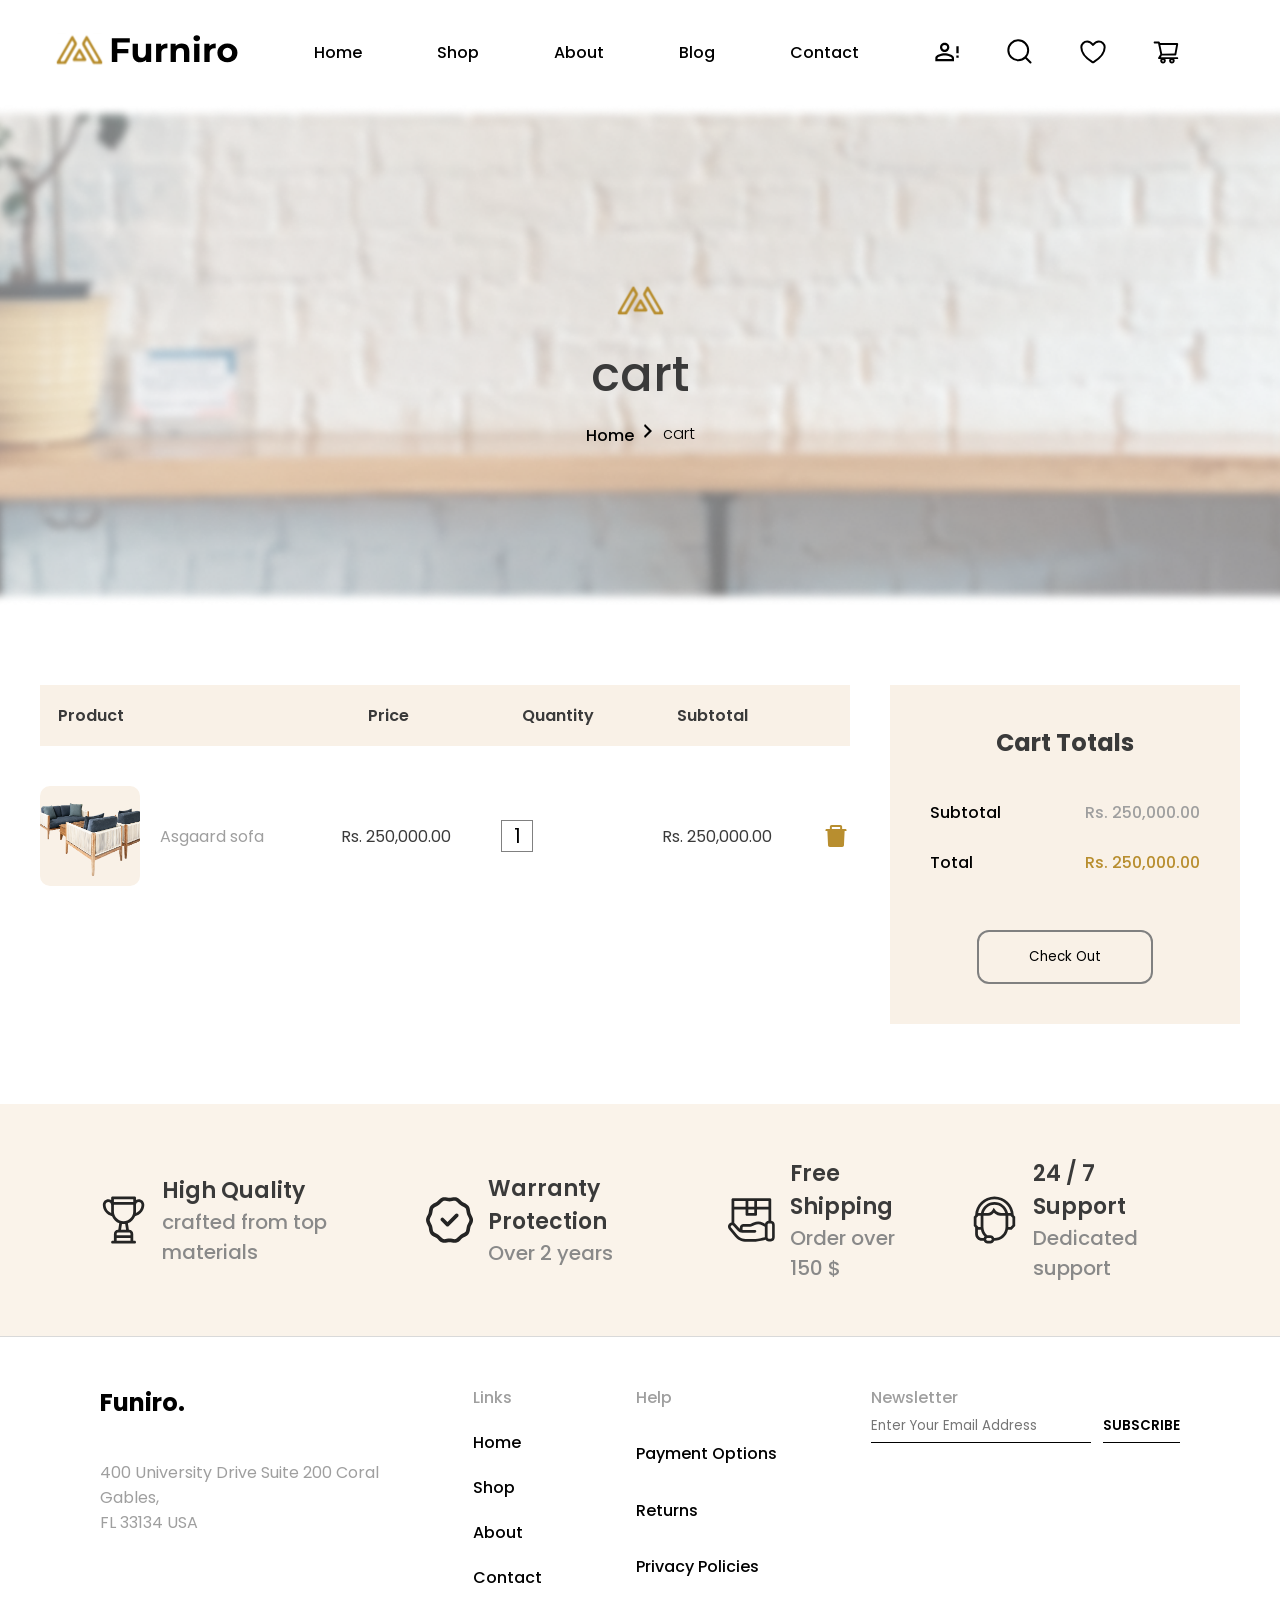
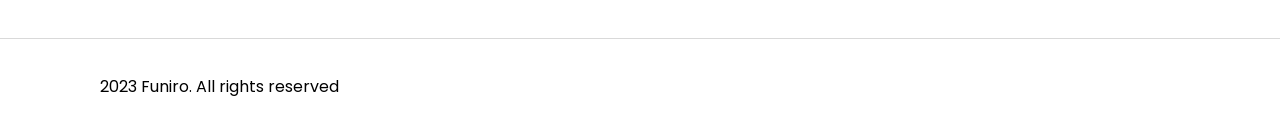
<file: card/cart.html>
<!doctype html>
<html lang="en">
  <head>
    <meta charset="UTF-8" />
    <meta name="viewport" content="width=device-width, initial-scale=1.0" />
    <link rel="stylesheet" href="/style.css" />
    <link rel="stylesheet" href="cart.style.css" />
    <link rel="stylesheet" href="/shop/shop.style.css" />
    <title>Cart Page</title>
  </head>
  <body>
      <nav class="nav">
      <div class="nav_container">
         <a href="/index.html" class="nav__logo"
          ><svg
            width="185"
            height="41"
            viewBox="0 0 185 41"
            fill="none"
            xmlns="http://www.w3.org/2000/svg"
            xmlns:xlink="http://www.w3.org/1999/xlink"
          >
            <rect
              y="4.5"
              width="50"
              height="32"
              fill="url(#pattern0_117_354)"
            />
            <path
              d="M62.922 19.91H74.346V24.33H62.922V19.91ZM63.33 33H57.822V9.2H75.808V13.62H63.33V33ZM86.4492 33.272C84.9305 33.272 83.5705 32.9773 82.3692 32.388C81.1905 31.7987 80.2725 30.9033 79.6152 29.702C78.9579 28.478 78.6292 26.9253 78.6292 25.044V14.708H83.9332V24.262C83.9332 25.7807 84.2505 26.9027 84.8852 27.628C85.5425 28.3307 86.4605 28.682 87.6392 28.682C88.4552 28.682 89.1805 28.512 89.8152 28.172C90.4499 27.8093 90.9485 27.2653 91.3112 26.54C91.6739 25.792 91.8552 24.8627 91.8552 23.752V14.708H97.1592V33H92.1272V27.968L93.0452 29.43C92.4332 30.6993 91.5265 31.6627 90.3252 32.32C89.1465 32.9547 87.8545 33.272 86.4492 33.272ZM102.073 33V14.708H107.139V19.876L106.425 18.38C106.969 17.088 107.842 16.1133 109.043 15.456C110.244 14.776 111.706 14.436 113.429 14.436V19.332C113.202 19.3093 112.998 19.298 112.817 19.298C112.636 19.2753 112.443 19.264 112.239 19.264C110.788 19.264 109.61 19.6833 108.703 20.522C107.819 21.338 107.377 22.6187 107.377 24.364V33H102.073ZM127.734 14.436C129.185 14.436 130.477 14.7307 131.61 15.32C132.766 15.8867 133.673 16.7707 134.33 17.972C134.987 19.1507 135.316 20.6693 135.316 22.528V33H130.012V23.344C130.012 21.8707 129.683 20.7827 129.026 20.08C128.391 19.3773 127.485 19.026 126.306 19.026C125.467 19.026 124.708 19.2073 124.028 19.57C123.371 19.91 122.849 20.4427 122.464 21.168C122.101 21.8933 121.92 22.8227 121.92 23.956V33H116.616V14.708H121.682V19.774L120.73 18.244C121.387 17.02 122.328 16.0793 123.552 15.422C124.776 14.7647 126.17 14.436 127.734 14.436ZM140.124 33V14.708H145.428V33H140.124ZM142.776 12.158C141.801 12.158 141.008 11.8747 140.396 11.308C139.784 10.7413 139.478 10.0387 139.478 9.2C139.478 8.36133 139.784 7.65867 140.396 7.092C141.008 6.52533 141.801 6.242 142.776 6.242C143.75 6.242 144.544 6.514 145.156 7.058C145.768 7.57933 146.074 8.25933 146.074 9.098C146.074 9.982 145.768 10.7187 145.156 11.308C144.566 11.8747 143.773 12.158 142.776 12.158ZM150.35 33V14.708H155.416V19.876L154.702 18.38C155.246 17.088 156.119 16.1133 157.32 15.456C158.522 14.776 159.984 14.436 161.706 14.436V19.332C161.48 19.3093 161.276 19.298 161.094 19.298C160.913 19.2753 160.72 19.264 160.516 19.264C159.066 19.264 157.887 19.6833 156.98 20.522C156.096 21.338 155.654 22.6187 155.654 24.364V33H150.35ZM173.431 33.272C171.482 33.272 169.748 32.864 168.229 32.048C166.733 31.232 165.543 30.1213 164.659 28.716C163.798 27.288 163.367 25.6673 163.367 23.854C163.367 22.018 163.798 20.3973 164.659 18.992C165.543 17.564 166.733 16.4533 168.229 15.66C169.748 14.844 171.482 14.436 173.431 14.436C175.358 14.436 177.081 14.844 178.599 15.66C180.118 16.4533 181.308 17.5527 182.169 18.958C183.031 20.3633 183.461 21.9953 183.461 23.854C183.461 25.6673 183.031 27.288 182.169 28.716C181.308 30.1213 180.118 31.232 178.599 32.048C177.081 32.864 175.358 33.272 173.431 33.272ZM173.431 28.92C174.315 28.92 175.109 28.716 175.811 28.308C176.514 27.9 177.069 27.322 177.477 26.574C177.885 25.8033 178.089 24.8967 178.089 23.854C178.089 22.7887 177.885 21.882 177.477 21.134C177.069 20.386 176.514 19.808 175.811 19.4C175.109 18.992 174.315 18.788 173.431 18.788C172.547 18.788 171.754 18.992 171.051 19.4C170.349 19.808 169.782 20.386 169.351 21.134C168.943 21.882 168.739 22.7887 168.739 23.854C168.739 24.8967 168.943 25.8033 169.351 26.574C169.782 27.322 170.349 27.9 171.051 28.308C171.754 28.716 172.547 28.92 173.431 28.92Z"
              fill="black"
            />
            <defs>
              <pattern
                id="pattern0_117_354"
                patternContentUnits="objectBoundingBox"
                width="1"
                height="1"
              >
                <use
                  xlink:href="#image0_117_354"
                  transform="matrix(0.00123102 0 0 0.00192346 -0.26 -0.6875)"
                />
              </pattern>
              <image
                id="image0_117_354"
                width="1251"
                height="1251"
                preserveAspectRatio="none"
                xlink:href="[data-uri]"
              />
            </defs>
          </svg>
        </a>

        <div class="nav__menu">
          <ul>
            <li><a href="/index.html">Home</a></li>
            <li><a href="/shop/shop.html">Shop</a></li>
            <li><a href="/about/about.html">About</a></li>
            <li><a href="/blog/blog.html">Blog</a></li>
            <li><a href="/contact/contact.html">Contact</a></li>
          </ul>
        </div>

        <div class="nav__icons">
          <svg
            width="28"
            height="28"
            viewBox="0 0 28 28"
            fill="none"
            xmlns="http://www.w3.org/2000/svg"
          >
            <path
              d="M23.3333 14V8.16669H25.6666V15.1667H23.3333M23.3333 19.8334H25.6666V17.5H23.3333M11.6666 15.1667C14.7816 15.1667 21 16.73 21 19.8334V23.3334H2.33331V19.8334C2.33331 16.73 8.55165 15.1667 11.6666 15.1667ZM11.6666 4.66669C12.9043 4.66669 14.0913 5.15835 14.9665 6.03352C15.8416 6.90869 16.3333 8.09568 16.3333 9.33335C16.3333 10.571 15.8416 11.758 14.9665 12.6332C14.0913 13.5084 12.9043 14 11.6666 14C10.429 14 9.24198 13.5084 8.36682 12.6332C7.49164 11.758 6.99998 10.571 6.99998 9.33335C6.99998 8.09568 7.49164 6.90869 8.36682 6.03352C9.24198 5.15835 10.429 4.66669 11.6666 4.66669ZM11.6666 17.3834C8.20165 17.3834 4.54998 19.0867 4.54998 19.8334V21.1167H18.7833V19.8334C18.7833 19.0867 15.1316 17.3834 11.6666 17.3834ZM11.6666 6.88335C11.0169 6.88335 10.3937 7.14148 9.93424 7.60094C9.47477 8.06041 9.21665 8.68357 9.21665 9.33335C9.21665 9.98313 9.47477 10.6063 9.93424 11.0658C10.3937 11.5252 11.0169 11.7834 11.6666 11.7834C12.3164 11.7834 12.9396 11.5252 13.3991 11.0658C13.8585 10.6063 14.1166 9.98313 14.1166 9.33335C14.1166 8.68357 13.8585 8.06041 13.3991 7.60094C12.9396 7.14148 12.3164 6.88335 11.6666 6.88335Z"
              fill="black"
            />
          </svg>

          <svg
            width="28"
            height="28"
            viewBox="0 0 28 28"
            fill="none"
            xmlns="http://www.w3.org/2000/svg"
          >
            <path
              d="M24.5 24.5L19.2663 19.257M22.1666 12.25C22.1666 14.88 21.1219 17.4024 19.2621 19.2621C17.4024 21.1219 14.88 22.1666 12.25 22.1666C9.61992 22.1666 7.09757 21.1219 5.23784 19.2621C3.3781 17.4024 2.33331 14.88 2.33331 12.25C2.33331 9.61992 3.3781 7.09757 5.23784 5.23784C7.09757 3.3781 9.61992 2.33331 12.25 2.33331C14.88 2.33331 17.4024 3.3781 19.2621 5.23784C21.1219 7.09757 22.1666 9.61992 22.1666 12.25V12.25Z"
              stroke="black"
              stroke-width="2"
              stroke-linecap="round"
            />
          </svg>

          <svg
            width="28"
            height="28"
            viewBox="0 0 28 28"
            fill="none"
            xmlns="http://www.w3.org/2000/svg"
          >
            <path
              d="M8.16668 3.5C4.94551 3.5 2.33334 6.08533 2.33334 9.275C2.33334 11.8498 3.35418 17.9608 13.4027 24.1383C13.5827 24.2479 13.7893 24.3058 14 24.3058C14.2107 24.3058 14.4173 24.2479 14.5973 24.1383C24.6458 17.9608 25.6667 11.8498 25.6667 9.275C25.6667 6.08533 23.0545 3.5 19.8333 3.5C16.6122 3.5 14 7 14 7C14 7 11.3878 3.5 8.16668 3.5Z"
              stroke="black"
              stroke-width="2"
              stroke-linecap="round"
              stroke-linejoin="round"
            />
          </svg>

          <svg
            width="28"
            height="28"
            viewBox="0 0 28 28"
            fill="none"
            xmlns="http://www.w3.org/2000/svg"
          >
            <path
              d="M25.2355 19.1926H8.95234L9.76991 17.5273L23.3543 17.5027C23.8137 17.5027 24.2074 17.1746 24.2894 16.7207L26.1707 6.19062C26.2199 5.91445 26.1461 5.63008 25.9656 5.41406C25.8764 5.30775 25.7652 5.22211 25.6396 5.16309C25.514 5.10407 25.377 5.07308 25.2383 5.07227L7.95702 5.01484L7.80937 4.32031C7.7164 3.87734 7.31718 3.55469 6.86328 3.55469H2.63867C2.38267 3.55469 2.13716 3.65638 1.95614 3.8374C1.77513 4.01841 1.67343 4.26393 1.67343 4.51992C1.67343 4.77592 1.77513 5.02143 1.95614 5.20245C2.13716 5.38346 2.38267 5.48516 2.63867 5.48516H6.08124L6.72656 8.55312L8.31523 16.2449L6.26992 19.5836C6.1637 19.727 6.09972 19.8972 6.08523 20.075C6.07073 20.2528 6.10629 20.4312 6.18788 20.5898C6.35195 20.9152 6.68281 21.1203 7.04921 21.1203H8.7664C8.40032 21.6065 8.20258 22.1988 8.20312 22.8074C8.20312 24.3551 9.46093 25.6129 11.0086 25.6129C12.5562 25.6129 13.8141 24.3551 13.8141 22.8074C13.8141 22.1977 13.6117 21.6043 13.2508 21.1203H17.6559C17.2898 21.6065 17.092 22.1988 17.0926 22.8074C17.0926 24.3551 18.3504 25.6129 19.898 25.6129C21.4457 25.6129 22.7035 24.3551 22.7035 22.8074C22.7035 22.1977 22.5012 21.6043 22.1402 21.1203H25.2383C25.7687 21.1203 26.2035 20.6883 26.2035 20.1551C26.2019 19.8994 26.0993 19.6546 25.9179 19.4743C25.7366 19.294 25.4913 19.1927 25.2355 19.1926ZM8.35898 6.91797L24.1035 6.96992L22.5613 15.6051L10.1937 15.627L8.35898 6.91797ZM11.0086 23.6715C10.5328 23.6715 10.1445 23.2832 10.1445 22.8074C10.1445 22.3316 10.5328 21.9434 11.0086 21.9434C11.4844 21.9434 11.8726 22.3316 11.8726 22.8074C11.8726 23.0366 11.7816 23.2564 11.6196 23.4184C11.4575 23.5805 11.2378 23.6715 11.0086 23.6715ZM19.898 23.6715C19.4223 23.6715 19.034 23.2832 19.034 22.8074C19.034 22.3316 19.4223 21.9434 19.898 21.9434C20.3738 21.9434 20.7621 22.3316 20.7621 22.8074C20.7621 23.0366 20.6711 23.2564 20.509 23.4184C20.347 23.5805 20.1272 23.6715 19.898 23.6715Z"
              fill="black"
            />
          </svg>
        </div>

        <button class="nav__mobile_btn" aria-label="Open menu">
          <span></span>
          <span></span>
          <span></span>
        </button>
      </div>
    </nav>
    <main>
      <section class="shop__container">
        <div class="shop_titles">
          <svg
            width="77"
            height="77"
            viewBox="0 0 77 77"
            fill="none"
            xmlns="http://www.w3.org/2000/svg"
            xmlns:xlink="http://www.w3.org/1999/xlink"
          >
            <rect width="77" height="77" fill="url(#pattern0_117_1265)" />
            <defs>
              <pattern
                id="pattern0_117_1265"
                patternContentUnits="objectBoundingBox"
                width="1"
                height="1"
              >
                <use
                  xlink:href="#image0_117_1265"
                  transform="scale(0.000799361)"
                />
              </pattern>
              <image
                id="image0_117_1265"
                width="1251"
                height="1251"
                preserveAspectRatio="none"
                xlink:href="[data-uri]"
              />
            </defs>
          </svg>

          <h2>cart</h2>

          <div class="shop_subtitle">
          <a href="/index.html">  <span class="span1">Home</span>
            <svg
              width="20"
              height="20"
              viewBox="0 0 20 20"
              fill="none"
              xmlns="http://www.w3.org/2000/svg"
            >
              <path d="M6 15L11 10L6 5L7 3L14 10L7 17L6 15Z" fill="black" />
            </svg></a>

            <span> cart</span>
          </div>
        </div>
      </section>

      <section class="cart-section">
        <div class="cart-left">
          <div class="cart-header">
            <span>Product</span>

            <span>Price</span>

            <span>Quantity</span>

            <span>Subtotal</span>
          </div>

          <div class="cart-item">
            <div class="product-info">
              <img src="/images/aboutbig1.png" alt="chair_image" />

              <p>Asgaard sofa</p>
            </div>

            <p>Rs. 250,000.00</p>

            <button class="delete">
              <span>1</span>
            </button>

            <p>Rs. 250,000.00</p>

            <svg
              width="28"
              height="28"
              viewBox="0 0 28 28"
              fill="none"
              xmlns="http://www.w3.org/2000/svg"
            >
              <path
                d="M23.625 7H20.125V4.8125C20.125 3.84727 19.3402 3.0625 18.375 3.0625H9.625C8.65977 3.0625 7.875 3.84727 7.875 4.8125V7H4.375C3.89102 7 3.5 7.39102 3.5 7.875V8.75C3.5 8.87031 3.59844 8.96875 3.71875 8.96875H5.37031L6.0457 23.2695C6.08945 24.202 6.86055 24.9375 7.79297 24.9375H20.207C21.1422 24.9375 21.9105 24.2047 21.9543 23.2695L22.6297 8.96875H24.2812C24.4016 8.96875 24.5 8.87031 24.5 8.75V7.875C24.5 7.39102 24.109 7 23.625 7ZM18.1562 7H9.84375V5.03125H18.1562V7Z"
                fill="#B88E2F"
              />
            </svg>
          </div>
        </div>

        <div class="cart-right">
          <h2>Cart Totals</h2>

          <div class="total-row">
            <span>Subtotal</span>

            <span class="change_color2">Rs. 250,000.00</span>
          </div>

          <div class="total-row">
            <span>Total</span>

            <span class="color_change"> Rs. 250,000.00</span>
          </div>

          <a href="/checkout/checkout.html"> <button>Check Out</button></a>
        </div>
      </section>

      <section class="shop__container4">
        <div class="message">
          <div class="message1">
            <svg width="60" height="60" viewBox="0 0 60 60" fill="none">
              <path
                d="M49.3546 3.51562C48.0743 3.51562 46.8741 3.86121 45.8389 4.46156V1.75781C45.8389 0.787031 45.0519 0 44.0811 0H15.9561C14.9852 0 14.1982 0.787031 14.1982 1.75781V4.48301C13.1549 3.8693 11.9409 3.51562 10.6454 3.51562C6.7684 3.51562 3.61418 6.66984 3.61418 10.5469C3.61418 13.5041 4.49051 16.3615 6.14836 18.8102C8.97071 22.9789 12.4511 24.0607 15.3309 25.2127C16.9915 29.348 20.3495 32.6252 24.5384 34.1769L23.2421 42.4219H22.9874C20.0796 42.4219 17.7139 44.7875 17.7139 47.6953V56.4844H15.9561C14.9854 56.4844 14.1983 57.2714 14.1983 58.2422C14.1983 59.213 14.9854 60 15.9561 60H44.0811C45.0519 60 45.8389 59.213 45.8389 58.2422C45.8389 57.2714 45.0519 56.4844 44.0811 56.4844H42.3233V47.6953C42.3233 44.7875 39.9577 42.4219 37.0499 42.4219H36.7951L35.499 34.177C39.694 32.623 43.0557 29.3386 44.7138 25.1948C47.4343 24.1066 51.0005 23.0217 53.8518 18.8102C55.5096 16.3615 56.3859 13.504 56.3859 10.5469C56.3858 6.66984 53.2316 3.51562 49.3546 3.51562ZM14.1852 20.968C9.89918 19.2536 7.12981 15.1631 7.12981 10.5469C7.12981 8.60836 8.70692 7.03125 10.6454 7.03125C12.5839 7.03125 14.1611 8.60836 14.1611 10.5469C14.1611 10.6705 14.1741 10.791 14.1983 10.9073V19.3359C14.1983 19.9009 14.2287 20.4588 14.2868 21.0087L14.1852 20.968ZM38.8077 56.4844H21.2296V52.9688H38.8077V56.4844ZM37.0499 45.9375C38.0191 45.9375 38.8077 46.7261 38.8077 47.6953V49.4531H21.2296V47.6953C21.2296 46.7261 22.0181 45.9375 22.9874 45.9375C23.9411 45.9375 34.8134 45.9375 37.0499 45.9375ZM26.8009 42.4219L27.9641 35.023C28.6368 35.1107 29.3224 35.1562 30.0186 35.1562C30.7148 35.1562 31.4005 35.1105 32.0732 35.023L33.2364 42.4219H26.8009ZM42.3233 19.3359C42.3233 26.1207 36.8034 31.6406 30.0186 31.6406C23.2338 31.6406 17.7139 26.1207 17.7139 19.3359V10.5469H42.3233V19.3359ZM42.3233 7.03125H17.7139V3.51562H42.3233V7.03125ZM45.8147 20.968L45.7522 20.993C45.8092 20.4483 45.8388 19.8955 45.8388 19.3359V10.5469C45.8389 8.60836 47.4161 7.03125 49.3546 7.03125C51.2931 7.03125 52.8702 8.60836 52.8702 10.5469C52.8702 15.1631 50.1008 19.2537 45.8147 20.968Z"
                fill="#242424"
              />
            </svg>
            <div class="messageText">
              <h2>High Quality</h2>
              <p>crafted from top materials</p>
            </div>
          </div>

          <div class="message1">
            <svg width="60" height="60" viewBox="0 0 60 60" fill="none">
              <g clip-path="url(#clip0_117_621)">
                <path
                  d="M56.786 21.2612C55.9943 18.8097 56.3318 15.1296 54.274 12.2882C52.2 9.42438 48.5929 8.61039 46.556 7.1207C44.5406 5.64672 42.6656 2.43918 39.2755 1.33293C35.981 0.257852 32.6121 1.71672 30 1.71672C27.3882 1.71672 24.0196 0.2575 20.7245 1.33281C17.335 2.43883 15.4584 5.64707 13.4443 7.12035C11.4097 8.60828 7.79988 9.42449 5.72625 12.2879C3.6702 15.127 4.0043 18.8154 3.21398 21.2611C2.46187 23.5888 0 26.3825 0 30.0003C0 33.6203 2.45906 36.4032 3.21398 38.7393C4.0057 41.1909 3.6682 44.8709 5.72602 47.7123C7.79988 50.5763 11.4069 51.3902 13.444 52.88C15.459 54.3537 17.3344 57.5615 20.7245 58.6676C24.0168 59.742 27.3909 58.2838 30 58.2838C32.6054 58.2838 35.9875 59.7405 39.2755 58.6677C42.6652 57.5617 44.5405 54.3542 46.5557 52.8802C48.5903 51.3923 52.2001 50.5761 54.2738 47.7127C56.3299 44.8735 55.9956 41.1854 56.786 38.7394C57.5381 36.4116 60 33.618 60 30.0003C60 26.3805 57.5415 23.5984 56.786 21.2612ZM52.3257 37.298C51.4029 40.1545 51.6446 43.3512 50.4775 44.963C49.2946 46.5962 46.1869 47.3423 43.7889 49.0963C41.4171 50.8308 39.7548 53.5804 37.8214 54.2112C35.9924 54.8082 33.0116 53.5961 30.0001 53.5961C26.9666 53.5961 24.0165 54.8107 22.1787 54.2112C20.2455 53.5804 18.5856 50.8327 16.2113 49.0962C13.8274 47.3528 10.702 46.5914 9.52254 44.9628C8.3591 43.3564 8.59172 40.1375 7.67449 37.2981C6.77543 34.5162 4.6875 32.1074 4.6875 30.0003C4.6875 27.891 6.77355 25.4905 7.67426 22.7025C8.59711 19.8462 8.35535 16.6492 9.52254 15.0375C10.7047 13.4054 13.8148 12.6569 16.2113 10.9042C18.5905 9.1641 20.2424 6.42109 22.1784 5.78934C24.006 5.19309 26.9965 6.40445 29.9999 6.40445C33.0389 6.40445 35.9816 5.18898 37.8213 5.78934C39.7542 6.42004 41.4156 9.16879 43.7889 10.9043C46.1723 12.6477 49.298 13.4091 50.4775 15.0377C51.6411 16.6444 51.4072 19.86 52.3255 22.7023V22.7024C53.2246 25.4843 55.3125 27.8931 55.3125 30.0003C55.3125 32.1095 53.2264 34.51 52.3257 37.298ZM40.798 22.4774C41.7134 23.3928 41.7134 24.8767 40.798 25.792L29.0668 37.5231C28.1515 38.4385 26.6674 38.4384 25.7522 37.5231L19.2021 30.973C18.2868 30.0577 18.2866 28.5737 19.202 27.6585C20.1173 26.7433 21.6015 26.7432 22.5165 27.6585L27.4095 32.5513L37.4832 22.4775C38.3986 21.5622 39.8827 21.5622 40.798 22.4774Z"
                  fill="#242424"
                />
              </g>
              <defs>
                <clipPath id="clip0_117_621">
                  <rect width="60" height="60" fill="white" />
                </clipPath>
              </defs>
            </svg>
            <div class="messageText">
              <h2>Warranty Protection</h2>
              <p>Over 2 years</p>
            </div>
          </div>

          <div class="message1">
            <svg width="60" height="60" viewBox="0 0 60 60" fill="none">
              <g clip-path="url(#clip0_117_629)">
                <path
                  d="M55.3479 31.1019V3.77964C55.3479 2.80489 54.5576 2.01465 53.5829 2.01465H6.29505C5.3203 2.01465 4.53006 2.80489 4.53006 3.77964V33.28C3.67863 33.404 2.84626 33.7346 2.10991 34.2812C-0.211409 35.9273 -0.760439 39.6109 1.18399 41.8827L9.13386 51.5204C14.0549 57.2798 19.2824 57.9854 27.0538 57.9854C33.7228 57.9854 36.7043 58.0148 42.5164 56.6905L48.1759 55.3369C49.0936 56.6184 50.5504 57.4485 52.1882 57.4485H54.9762C57.7463 57.4485 59.9999 55.0744 59.9999 52.1561V36.3784C60 33.592 57.9449 31.3031 55.3479 31.1019ZM47.4146 34.7326L45.0629 33.5382C41.1963 31.5865 36.7258 31.5142 32.7981 33.3403C31.7265 33.7618 29.3893 35.1759 28.177 35.1286H20.0167C17.3099 35.1286 15.1076 37.3307 15.1076 40.0376V41.3247C15.0925 41.3087 15.0766 41.2936 15.0616 41.2773L9.23423 34.9519C8.88158 34.5692 8.4854 34.2489 8.06016 33.9919V16.481H22.504V22.951C22.504 23.9257 23.2943 24.7159 24.269 24.7159H35.4062C36.3809 24.7159 37.1712 23.9257 37.1712 22.951V16.481H51.818V31.1018C49.7558 31.2611 48.0362 32.7364 47.4146 34.7326ZM26.0339 16.481H33.6411V21.186H26.0339V16.481ZM51.8179 12.951H37.1712V5.54463H51.818V12.951H51.8179ZM33.6412 5.54463V12.9511H26.034V5.54463H33.6412ZM22.5039 5.54463V12.9511H8.06004V5.54463H22.5039ZM41.6972 53.2568C36.3281 54.4865 33.0945 54.4367 27.1171 54.4367C19.8218 54.4367 16.2969 54.3188 11.8571 49.274L3.90725 39.6363C2.52444 37.8357 5.02908 35.7101 6.63804 37.3435L12.4655 43.669C14.0056 45.2941 15.9437 46.1885 18.3324 46.2411H34.4889C35.4636 46.2411 36.2539 45.4508 36.2539 44.4761C36.2539 43.5013 35.4636 42.7111 34.4889 42.7111H18.6375V40.0373C18.6375 39.277 19.2561 38.6583 20.0165 38.6583H28.1769C30.0153 38.79 32.6688 37.2549 34.2863 36.541C37.2279 35.1733 40.5762 35.2274 43.4683 36.6872L47.1647 38.5646V51.9489L41.6972 53.2568ZM56.4701 52.156C56.4701 53.1278 55.7999 53.9184 54.9763 53.9184H52.1883C51.3646 53.9184 50.6947 53.1278 50.6947 52.156V36.3784C50.6947 35.4066 51.3648 34.6159 52.1883 34.6159H54.9763C55.7999 34.6159 56.4701 35.4065 56.4701 36.3784V52.156Z"
                  fill="#242424"
                />
              </g>
              <defs>
                <clipPath id="clip0_117_629">
                  <rect width="60" height="60" fill="white" />
                </clipPath>
              </defs>
            </svg>
            <div class="messageText">
              <h2>Free Shipping</h2>
              <p>Order over 150 $</p>
            </div>
          </div>

          <div class="message1">
            <svg width="60" height="60" viewBox="0 0 60 60" fill="none">
              <path
                d="M54.6936 23.9628C54.2992 10.6825 43.3742 0 29.9999 0C16.6257 0 5.70065 10.6825 5.30618 23.9628L3.52936 25.7396V37.7898L5.29406 39.5545V47.7647C5.29406 52.5652 9.19948 56.4706 13.9999 56.4706H16.1858C16.9143 58.5246 18.8758 60 21.1764 60H24.7058C27.0079 60 28.9705 58.5225 29.6978 56.4664C29.7987 56.4681 29.8997 56.4706 29.9999 56.4706C38.5221 56.4706 45.6527 50.3981 47.2922 42.3529H51.9074L56.4705 37.7898V25.7396L54.6936 23.9628ZM29.9999 3.52941C40.4742 3.52941 49.1954 11.174 50.8807 21.1765H47.2922C45.6527 13.1313 38.5221 7.05882 29.9999 7.05882C21.4778 7.05882 14.3472 13.1313 12.7077 21.1765H9.11924C10.8045 11.174 19.5257 3.52941 29.9999 3.52941ZM43.6709 21.1765C37.9663 21.1594 33.9369 21.5068 30.6148 16.6506L29.0016 14.2926L27.6152 16.7907C25.5952 20.4306 22.8749 21.1765 19.4117 21.1765H16.329C17.9002 15.0944 23.4337 10.5882 29.9999 10.5882C36.5662 10.5882 42.0997 15.0944 43.6709 21.1765ZM12.3529 38.8235H9.55442L7.05877 36.3279V27.2015L9.55442 24.7059H12.3529V38.8235ZM8.82348 47.7647V42.3529H12.7043C13.3687 45.6441 14.9582 48.6652 17.313 51.0916C16.8194 51.6191 16.4322 52.2467 16.1858 52.9412H13.9999C11.1456 52.9412 8.82348 50.6191 8.82348 47.7647ZM24.7058 56.4706H21.1764C20.2032 56.4706 19.4117 55.6791 19.4117 54.7059C19.4117 53.7328 20.2032 52.9412 21.1764 52.9412H24.7058C25.6789 52.9412 26.4705 53.7328 26.4705 54.7059C26.4705 55.6791 25.6789 56.4706 24.7058 56.4706ZM44.1176 38.8235C44.1176 46.608 37.7844 52.9412 29.9999 52.9412C29.8988 52.9412 29.7968 52.9392 29.6949 52.9368C28.9652 50.8851 27.0048 49.4118 24.7058 49.4118C21.0823 49.4198 21.1401 49.3936 20.6884 49.4352C17.6247 46.7498 15.8823 42.9248 15.8823 38.8235V24.7059H19.4117C22.5349 24.7059 26.3384 24.1909 29.2827 20.6076C33.1674 24.6786 37.9147 24.7059 42.1762 24.7059H44.1176V38.8235ZM52.9411 36.3279L50.4455 38.8235H47.647V24.7059H50.4455L52.9411 27.2015V36.3279Z"
                fill="#242424"
              />
            </svg>
            <div class="messageText">
              <h2>24 / 7 Support</h2>
              <p>Dedicated support</p>
            </div>
          </div>
        </div>
      </section>
    </main>

    <footer class="footer">
      <div class="footer__container">
        <div class="footer__logo">
          <h2>Funiro.</h2>
          <p>
            400 University Drive Suite 200 Coral <br />
            Gables,<br />
            FL 33134 USA
          </p>
        </div>

        <div class="information">
          <h4>Links</h4>
          <a href="/index.html">Home</a>
          <a href="/shop/shop.html">Shop</a>
          <a href="/card/cart.html">About</a>
          <a href="/contact/contact.html">Contact</a>
        </div>

        <div class="information">
          <h4>Help</h4>
          <a href="#">Payment Options</a>
          <a href="#">Returns</a>
          <a href="#">Privacy Policies</a>
        </div>

        <div class="subscription">
          <h4>Newsletter</h4>

          <form>
            <input type="email" placeholder="Enter Your Email Address" />
            <button type="submit">SUBSCRIBE</button>
          </form>
        </div>
      </div>

      <div class="other_info">
        <span>2023 Funiro. All rights reserved</span>
      </div>
    </footer>
  </body>
</html>
</file>
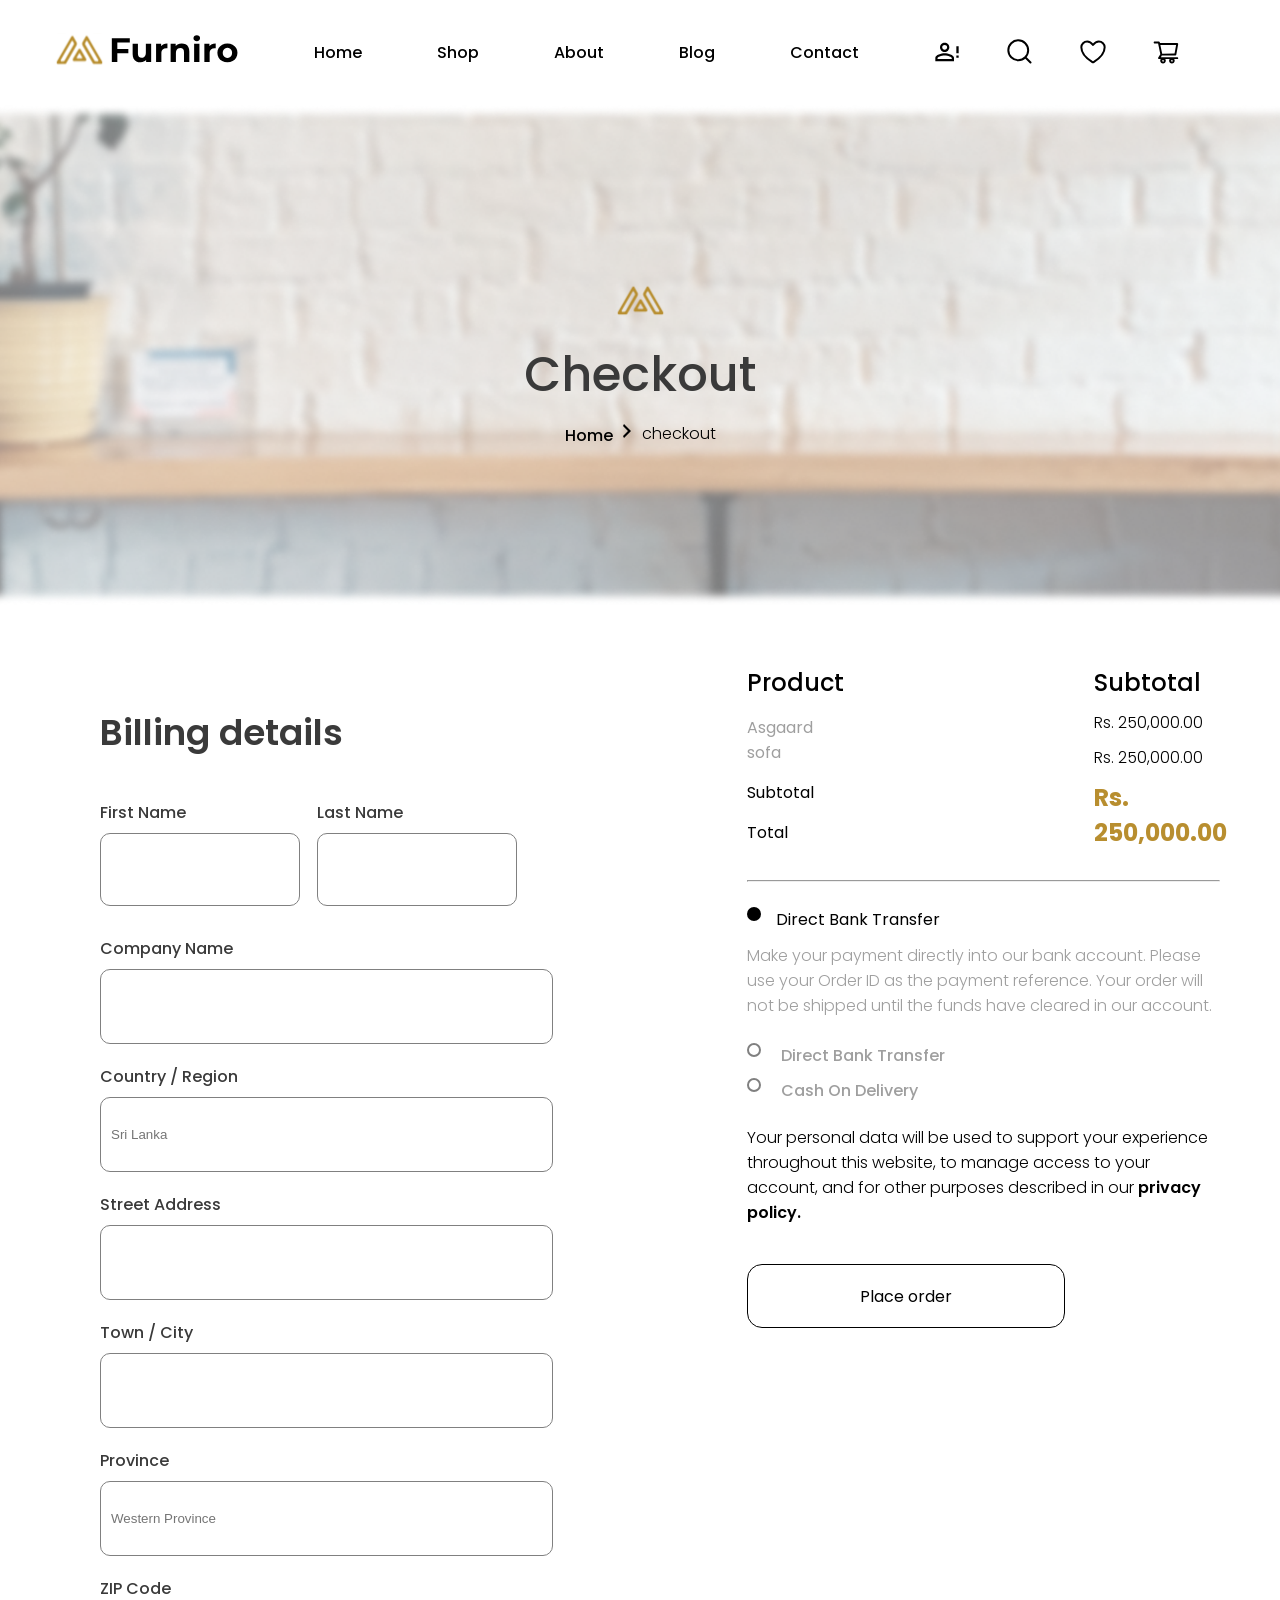
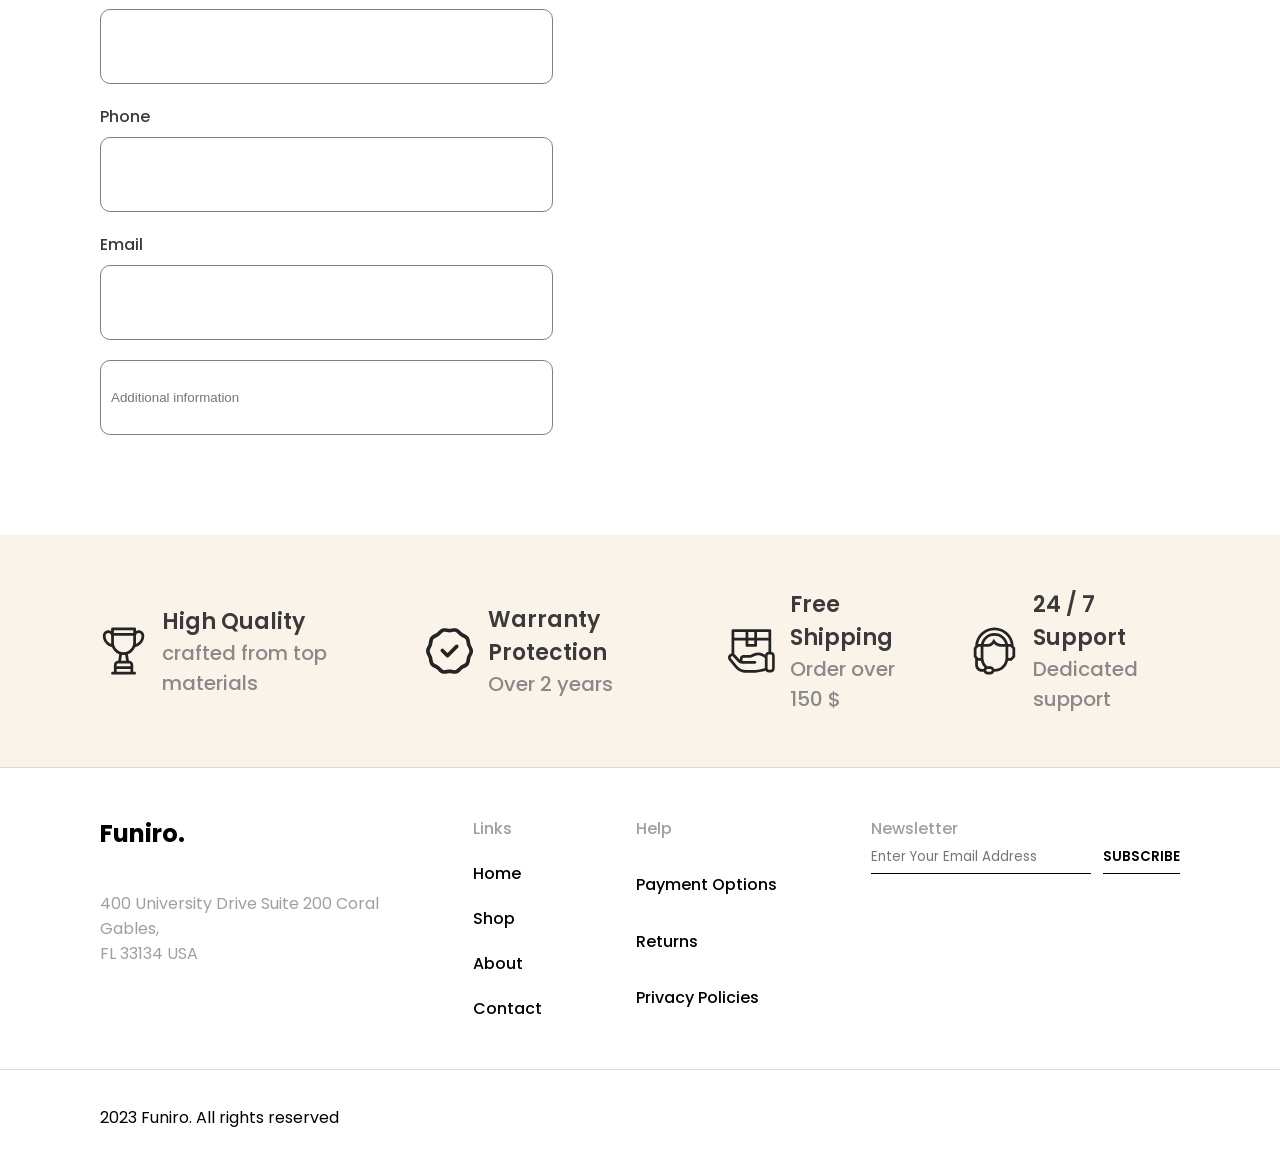
<file: checkout/checkout.html>
<!doctype html>
<html lang="en">
  <head>
    <meta charset="UTF-8" />
    <meta name="viewport" content="width=device-width, initial-scale=1.0" />
    <link rel="stylesheet" href="/style.css" />
    <link rel="stylesheet" href="checkout.style.css" />
    <link rel="stylesheet" href="/shop/shop.style.css" />
    <title>Checkout Page</title>
  </head>
  <body>
     <nav class="nav">
      <div class="nav_container">
         <a href="/index.html" class="nav__logo"
          ><svg
            width="185"
            height="41"
            viewBox="0 0 185 41"
            fill="none"
            xmlns="http://www.w3.org/2000/svg"
            xmlns:xlink="http://www.w3.org/1999/xlink"
          >
            <rect
              y="4.5"
              width="50"
              height="32"
              fill="url(#pattern0_117_354)"
            />
            <path
              d="M62.922 19.91H74.346V24.33H62.922V19.91ZM63.33 33H57.822V9.2H75.808V13.62H63.33V33ZM86.4492 33.272C84.9305 33.272 83.5705 32.9773 82.3692 32.388C81.1905 31.7987 80.2725 30.9033 79.6152 29.702C78.9579 28.478 78.6292 26.9253 78.6292 25.044V14.708H83.9332V24.262C83.9332 25.7807 84.2505 26.9027 84.8852 27.628C85.5425 28.3307 86.4605 28.682 87.6392 28.682C88.4552 28.682 89.1805 28.512 89.8152 28.172C90.4499 27.8093 90.9485 27.2653 91.3112 26.54C91.6739 25.792 91.8552 24.8627 91.8552 23.752V14.708H97.1592V33H92.1272V27.968L93.0452 29.43C92.4332 30.6993 91.5265 31.6627 90.3252 32.32C89.1465 32.9547 87.8545 33.272 86.4492 33.272ZM102.073 33V14.708H107.139V19.876L106.425 18.38C106.969 17.088 107.842 16.1133 109.043 15.456C110.244 14.776 111.706 14.436 113.429 14.436V19.332C113.202 19.3093 112.998 19.298 112.817 19.298C112.636 19.2753 112.443 19.264 112.239 19.264C110.788 19.264 109.61 19.6833 108.703 20.522C107.819 21.338 107.377 22.6187 107.377 24.364V33H102.073ZM127.734 14.436C129.185 14.436 130.477 14.7307 131.61 15.32C132.766 15.8867 133.673 16.7707 134.33 17.972C134.987 19.1507 135.316 20.6693 135.316 22.528V33H130.012V23.344C130.012 21.8707 129.683 20.7827 129.026 20.08C128.391 19.3773 127.485 19.026 126.306 19.026C125.467 19.026 124.708 19.2073 124.028 19.57C123.371 19.91 122.849 20.4427 122.464 21.168C122.101 21.8933 121.92 22.8227 121.92 23.956V33H116.616V14.708H121.682V19.774L120.73 18.244C121.387 17.02 122.328 16.0793 123.552 15.422C124.776 14.7647 126.17 14.436 127.734 14.436ZM140.124 33V14.708H145.428V33H140.124ZM142.776 12.158C141.801 12.158 141.008 11.8747 140.396 11.308C139.784 10.7413 139.478 10.0387 139.478 9.2C139.478 8.36133 139.784 7.65867 140.396 7.092C141.008 6.52533 141.801 6.242 142.776 6.242C143.75 6.242 144.544 6.514 145.156 7.058C145.768 7.57933 146.074 8.25933 146.074 9.098C146.074 9.982 145.768 10.7187 145.156 11.308C144.566 11.8747 143.773 12.158 142.776 12.158ZM150.35 33V14.708H155.416V19.876L154.702 18.38C155.246 17.088 156.119 16.1133 157.32 15.456C158.522 14.776 159.984 14.436 161.706 14.436V19.332C161.48 19.3093 161.276 19.298 161.094 19.298C160.913 19.2753 160.72 19.264 160.516 19.264C159.066 19.264 157.887 19.6833 156.98 20.522C156.096 21.338 155.654 22.6187 155.654 24.364V33H150.35ZM173.431 33.272C171.482 33.272 169.748 32.864 168.229 32.048C166.733 31.232 165.543 30.1213 164.659 28.716C163.798 27.288 163.367 25.6673 163.367 23.854C163.367 22.018 163.798 20.3973 164.659 18.992C165.543 17.564 166.733 16.4533 168.229 15.66C169.748 14.844 171.482 14.436 173.431 14.436C175.358 14.436 177.081 14.844 178.599 15.66C180.118 16.4533 181.308 17.5527 182.169 18.958C183.031 20.3633 183.461 21.9953 183.461 23.854C183.461 25.6673 183.031 27.288 182.169 28.716C181.308 30.1213 180.118 31.232 178.599 32.048C177.081 32.864 175.358 33.272 173.431 33.272ZM173.431 28.92C174.315 28.92 175.109 28.716 175.811 28.308C176.514 27.9 177.069 27.322 177.477 26.574C177.885 25.8033 178.089 24.8967 178.089 23.854C178.089 22.7887 177.885 21.882 177.477 21.134C177.069 20.386 176.514 19.808 175.811 19.4C175.109 18.992 174.315 18.788 173.431 18.788C172.547 18.788 171.754 18.992 171.051 19.4C170.349 19.808 169.782 20.386 169.351 21.134C168.943 21.882 168.739 22.7887 168.739 23.854C168.739 24.8967 168.943 25.8033 169.351 26.574C169.782 27.322 170.349 27.9 171.051 28.308C171.754 28.716 172.547 28.92 173.431 28.92Z"
              fill="black"
            />
            <defs>
              <pattern
                id="pattern0_117_354"
                patternContentUnits="objectBoundingBox"
                width="1"
                height="1"
              >
                <use
                  xlink:href="#image0_117_354"
                  transform="matrix(0.00123102 0 0 0.00192346 -0.26 -0.6875)"
                />
              </pattern>
              <image
                id="image0_117_354"
                width="1251"
                height="1251"
                preserveAspectRatio="none"
                xlink:href="[data-uri]"
              />
            </defs>
          </svg>
        </a>

        <div class="nav__menu">
          <ul>
            <li><a href="/index.html">Home</a></li>
            <li><a href="/shop/shop.html">Shop</a></li>
            <li><a href="/about/about.html">About</a></li>
            <li><a href="/blog/blog.html">Blog</a></li>
            <li><a href="/contact/contact.html">Contact</a></li>
          </ul>
        </div>

        <div class="nav__icons">
          <svg
            width="28"
            height="28"
            viewBox="0 0 28 28"
            fill="none"
            xmlns="http://www.w3.org/2000/svg"
          >
            <path
              d="M23.3333 14V8.16669H25.6666V15.1667H23.3333M23.3333 19.8334H25.6666V17.5H23.3333M11.6666 15.1667C14.7816 15.1667 21 16.73 21 19.8334V23.3334H2.33331V19.8334C2.33331 16.73 8.55165 15.1667 11.6666 15.1667ZM11.6666 4.66669C12.9043 4.66669 14.0913 5.15835 14.9665 6.03352C15.8416 6.90869 16.3333 8.09568 16.3333 9.33335C16.3333 10.571 15.8416 11.758 14.9665 12.6332C14.0913 13.5084 12.9043 14 11.6666 14C10.429 14 9.24198 13.5084 8.36682 12.6332C7.49164 11.758 6.99998 10.571 6.99998 9.33335C6.99998 8.09568 7.49164 6.90869 8.36682 6.03352C9.24198 5.15835 10.429 4.66669 11.6666 4.66669ZM11.6666 17.3834C8.20165 17.3834 4.54998 19.0867 4.54998 19.8334V21.1167H18.7833V19.8334C18.7833 19.0867 15.1316 17.3834 11.6666 17.3834ZM11.6666 6.88335C11.0169 6.88335 10.3937 7.14148 9.93424 7.60094C9.47477 8.06041 9.21665 8.68357 9.21665 9.33335C9.21665 9.98313 9.47477 10.6063 9.93424 11.0658C10.3937 11.5252 11.0169 11.7834 11.6666 11.7834C12.3164 11.7834 12.9396 11.5252 13.3991 11.0658C13.8585 10.6063 14.1166 9.98313 14.1166 9.33335C14.1166 8.68357 13.8585 8.06041 13.3991 7.60094C12.9396 7.14148 12.3164 6.88335 11.6666 6.88335Z"
              fill="black"
            />
          </svg>

          <svg
            width="28"
            height="28"
            viewBox="0 0 28 28"
            fill="none"
            xmlns="http://www.w3.org/2000/svg"
          >
            <path
              d="M24.5 24.5L19.2663 19.257M22.1666 12.25C22.1666 14.88 21.1219 17.4024 19.2621 19.2621C17.4024 21.1219 14.88 22.1666 12.25 22.1666C9.61992 22.1666 7.09757 21.1219 5.23784 19.2621C3.3781 17.4024 2.33331 14.88 2.33331 12.25C2.33331 9.61992 3.3781 7.09757 5.23784 5.23784C7.09757 3.3781 9.61992 2.33331 12.25 2.33331C14.88 2.33331 17.4024 3.3781 19.2621 5.23784C21.1219 7.09757 22.1666 9.61992 22.1666 12.25V12.25Z"
              stroke="black"
              stroke-width="2"
              stroke-linecap="round"
            />
          </svg>

          <svg
            width="28"
            height="28"
            viewBox="0 0 28 28"
            fill="none"
            xmlns="http://www.w3.org/2000/svg"
          >
            <path
              d="M8.16668 3.5C4.94551 3.5 2.33334 6.08533 2.33334 9.275C2.33334 11.8498 3.35418 17.9608 13.4027 24.1383C13.5827 24.2479 13.7893 24.3058 14 24.3058C14.2107 24.3058 14.4173 24.2479 14.5973 24.1383C24.6458 17.9608 25.6667 11.8498 25.6667 9.275C25.6667 6.08533 23.0545 3.5 19.8333 3.5C16.6122 3.5 14 7 14 7C14 7 11.3878 3.5 8.16668 3.5Z"
              stroke="black"
              stroke-width="2"
              stroke-linecap="round"
              stroke-linejoin="round"
            />
          </svg>

          <svg
            width="28"
            height="28"
            viewBox="0 0 28 28"
            fill="none"
            xmlns="http://www.w3.org/2000/svg"
          >
            <path
              d="M25.2355 19.1926H8.95234L9.76991 17.5273L23.3543 17.5027C23.8137 17.5027 24.2074 17.1746 24.2894 16.7207L26.1707 6.19062C26.2199 5.91445 26.1461 5.63008 25.9656 5.41406C25.8764 5.30775 25.7652 5.22211 25.6396 5.16309C25.514 5.10407 25.377 5.07308 25.2383 5.07227L7.95702 5.01484L7.80937 4.32031C7.7164 3.87734 7.31718 3.55469 6.86328 3.55469H2.63867C2.38267 3.55469 2.13716 3.65638 1.95614 3.8374C1.77513 4.01841 1.67343 4.26393 1.67343 4.51992C1.67343 4.77592 1.77513 5.02143 1.95614 5.20245C2.13716 5.38346 2.38267 5.48516 2.63867 5.48516H6.08124L6.72656 8.55312L8.31523 16.2449L6.26992 19.5836C6.1637 19.727 6.09972 19.8972 6.08523 20.075C6.07073 20.2528 6.10629 20.4312 6.18788 20.5898C6.35195 20.9152 6.68281 21.1203 7.04921 21.1203H8.7664C8.40032 21.6065 8.20258 22.1988 8.20312 22.8074C8.20312 24.3551 9.46093 25.6129 11.0086 25.6129C12.5562 25.6129 13.8141 24.3551 13.8141 22.8074C13.8141 22.1977 13.6117 21.6043 13.2508 21.1203H17.6559C17.2898 21.6065 17.092 22.1988 17.0926 22.8074C17.0926 24.3551 18.3504 25.6129 19.898 25.6129C21.4457 25.6129 22.7035 24.3551 22.7035 22.8074C22.7035 22.1977 22.5012 21.6043 22.1402 21.1203H25.2383C25.7687 21.1203 26.2035 20.6883 26.2035 20.1551C26.2019 19.8994 26.0993 19.6546 25.9179 19.4743C25.7366 19.294 25.4913 19.1927 25.2355 19.1926ZM8.35898 6.91797L24.1035 6.96992L22.5613 15.6051L10.1937 15.627L8.35898 6.91797ZM11.0086 23.6715C10.5328 23.6715 10.1445 23.2832 10.1445 22.8074C10.1445 22.3316 10.5328 21.9434 11.0086 21.9434C11.4844 21.9434 11.8726 22.3316 11.8726 22.8074C11.8726 23.0366 11.7816 23.2564 11.6196 23.4184C11.4575 23.5805 11.2378 23.6715 11.0086 23.6715ZM19.898 23.6715C19.4223 23.6715 19.034 23.2832 19.034 22.8074C19.034 22.3316 19.4223 21.9434 19.898 21.9434C20.3738 21.9434 20.7621 22.3316 20.7621 22.8074C20.7621 23.0366 20.6711 23.2564 20.509 23.4184C20.347 23.5805 20.1272 23.6715 19.898 23.6715Z"
              fill="black"
            />
          </svg>
        </div>

        <button class="nav__mobile_btn" aria-label="Open menu">
          <span></span>
          <span></span>
          <span></span>
        </button>
      </div>
    </nav>
    <main>
      <section class="shop__container">
        <div class="shop_titles">
          <svg
            width="77"
            height="77"
            viewBox="0 0 77 77"
            fill="none"
            xmlns="http://www.w3.org/2000/svg"
            xmlns:xlink="http://www.w3.org/1999/xlink"
          >
            <rect width="77" height="77" fill="url(#pattern0_117_1265)" />
            <defs>
              <pattern
                id="pattern0_117_1265"
                patternContentUnits="objectBoundingBox"
                width="1"
                height="1"
              >
                <use
                  xlink:href="#image0_117_1265"
                  transform="scale(0.000799361)"
                />
              </pattern>
              <image
                id="image0_117_1265"
                width="1251"
                height="1251"
                preserveAspectRatio="none"
                xlink:href="[data-uri]"
              />
            </defs>
          </svg>

          <h2>Checkout</h2>

          <div class="shop_subtitle">
          <a href="/index.html">  <span class="span1">Home</span>
            <svg
              width="20"
              height="20"
              viewBox="0 0 20 20"
              fill="none"
              xmlns="http://www.w3.org/2000/svg"
            >
              <path d="M6 15L11 10L6 5L7 3L14 10L7 17L6 15Z" fill="black" />
            </svg></a>

            <span> checkout</span>
          </div>
        </div>
      </section>

      <section class="checkout__container">
        <div class="checkout__container1">
          <h1>Billing details</h1>

          <div class="checkout__row">
            <div class="field">
              <span>First Name</span>
              <input type="text" />
            </div>

            <div class="field">
              <span>Last Name</span>
              <input type="text" />
            </div>
          </div>

          <div class="checkout__column">
            <div class="field">
              <span>Company Name</span>
              <input type="text" />
            </div>

            <div class="field">
              <span>Country / Region</span>
              <input type="text" placeholder="Sri Lanka" />
            </div>

            <div class="field">
              <span>Street Address</span>
              <input type="text" />
            </div>

            <div class="field">
              <span>Town / City</span>
              <input type="text" />
            </div>

            <div class="field">
              <span>Province</span>
              <input type="text" placeholder="Western Province" />
            </div>

            <div class="field">
              <span>ZIP Code</span>
              <input type="text" />
            </div>

            <div class="field">
              <span>Phone</span>
              <input type="text" />
            </div>

            <div class="field">
              <span>Email</span>
              <input type="text" />
            </div>

            <div class="field">
              <input type="text" placeholder="Additional information" />
            </div>
          </div>
        </div>
        
        <div class="checkout__right">
          <div class="checkout__shorts">
            <div class="checkout__colum1">
              <span class="span1">Product</span>
              <span class="span2">Asgaard sofa</span>
              <span class="span3">Subtotal</span>
              <span class="span3">Total</span>
            </div>
            <div class="checkout__colum2">
              <span class="span1">Subtotal</span>
              <span class="span5">Rs. 250,000.00</span>
              <span class="span5">Rs. 250,000.00</span>
              <span class="span4">Rs. 250,000.00</span>
            </div>
          </div>
          <hr />
          <div class="right_side_checkout">
            <div class="shorts2">
              <input type="text" />
              <h2>Direct Bank Transfer</h2>
            </div>
            <p>
              Make your payment directly into our bank account. Please use your
              Order ID as the payment reference. Your order will not be shipped
              until the funds have cleared in our account.
            </p>

            <div class="shorts3">
              <div class="shorts3_1">
                <input type="text" />
                <span>Direct Bank Transfer</span>
              </div>

              <div class="shorts3_2">
                <input type="text" />
                <span>Cash On Delivery</span>
              </div>

              <p>
                Your personal data will be used to support your experience
                throughout this website, to manage access to your account, and
                for other purposes described in our
                <span class="dark_word"> privacy policy.</span>
              </p>

              <button class="bottom_btn">
                <span> Place order</span>
              </button>
            </div>
          </div>
        </div>
      </section>

      <section class="shop__container4">
        <div class="message">
          <div class="message1">
            <svg width="60" height="60" viewBox="0 0 60 60" fill="none">
              <path
                d="M49.3546 3.51562C48.0743 3.51562 46.8741 3.86121 45.8389 4.46156V1.75781C45.8389 0.787031 45.0519 0 44.0811 0H15.9561C14.9852 0 14.1982 0.787031 14.1982 1.75781V4.48301C13.1549 3.8693 11.9409 3.51562 10.6454 3.51562C6.7684 3.51562 3.61418 6.66984 3.61418 10.5469C3.61418 13.5041 4.49051 16.3615 6.14836 18.8102C8.97071 22.9789 12.4511 24.0607 15.3309 25.2127C16.9915 29.348 20.3495 32.6252 24.5384 34.1769L23.2421 42.4219H22.9874C20.0796 42.4219 17.7139 44.7875 17.7139 47.6953V56.4844H15.9561C14.9854 56.4844 14.1983 57.2714 14.1983 58.2422C14.1983 59.213 14.9854 60 15.9561 60H44.0811C45.0519 60 45.8389 59.213 45.8389 58.2422C45.8389 57.2714 45.0519 56.4844 44.0811 56.4844H42.3233V47.6953C42.3233 44.7875 39.9577 42.4219 37.0499 42.4219H36.7951L35.499 34.177C39.694 32.623 43.0557 29.3386 44.7138 25.1948C47.4343 24.1066 51.0005 23.0217 53.8518 18.8102C55.5096 16.3615 56.3859 13.504 56.3859 10.5469C56.3858 6.66984 53.2316 3.51562 49.3546 3.51562ZM14.1852 20.968C9.89918 19.2536 7.12981 15.1631 7.12981 10.5469C7.12981 8.60836 8.70692 7.03125 10.6454 7.03125C12.5839 7.03125 14.1611 8.60836 14.1611 10.5469C14.1611 10.6705 14.1741 10.791 14.1983 10.9073V19.3359C14.1983 19.9009 14.2287 20.4588 14.2868 21.0087L14.1852 20.968ZM38.8077 56.4844H21.2296V52.9688H38.8077V56.4844ZM37.0499 45.9375C38.0191 45.9375 38.8077 46.7261 38.8077 47.6953V49.4531H21.2296V47.6953C21.2296 46.7261 22.0181 45.9375 22.9874 45.9375C23.9411 45.9375 34.8134 45.9375 37.0499 45.9375ZM26.8009 42.4219L27.9641 35.023C28.6368 35.1107 29.3224 35.1562 30.0186 35.1562C30.7148 35.1562 31.4005 35.1105 32.0732 35.023L33.2364 42.4219H26.8009ZM42.3233 19.3359C42.3233 26.1207 36.8034 31.6406 30.0186 31.6406C23.2338 31.6406 17.7139 26.1207 17.7139 19.3359V10.5469H42.3233V19.3359ZM42.3233 7.03125H17.7139V3.51562H42.3233V7.03125ZM45.8147 20.968L45.7522 20.993C45.8092 20.4483 45.8388 19.8955 45.8388 19.3359V10.5469C45.8389 8.60836 47.4161 7.03125 49.3546 7.03125C51.2931 7.03125 52.8702 8.60836 52.8702 10.5469C52.8702 15.1631 50.1008 19.2537 45.8147 20.968Z"
                fill="#242424"
              />
            </svg>
            <div class="messageText">
              <h2>High Quality</h2>
              <p>crafted from top materials</p>
            </div>
          </div>

          <div class="message1">
            <svg width="60" height="60" viewBox="0 0 60 60" fill="none">
              <g clip-path="url(#clip0_117_621)">
                <path
                  d="M56.786 21.2612C55.9943 18.8097 56.3318 15.1296 54.274 12.2882C52.2 9.42438 48.5929 8.61039 46.556 7.1207C44.5406 5.64672 42.6656 2.43918 39.2755 1.33293C35.981 0.257852 32.6121 1.71672 30 1.71672C27.3882 1.71672 24.0196 0.2575 20.7245 1.33281C17.335 2.43883 15.4584 5.64707 13.4443 7.12035C11.4097 8.60828 7.79988 9.42449 5.72625 12.2879C3.6702 15.127 4.0043 18.8154 3.21398 21.2611C2.46187 23.5888 0 26.3825 0 30.0003C0 33.6203 2.45906 36.4032 3.21398 38.7393C4.0057 41.1909 3.6682 44.8709 5.72602 47.7123C7.79988 50.5763 11.4069 51.3902 13.444 52.88C15.459 54.3537 17.3344 57.5615 20.7245 58.6676C24.0168 59.742 27.3909 58.2838 30 58.2838C32.6054 58.2838 35.9875 59.7405 39.2755 58.6677C42.6652 57.5617 44.5405 54.3542 46.5557 52.8802C48.5903 51.3923 52.2001 50.5761 54.2738 47.7127C56.3299 44.8735 55.9956 41.1854 56.786 38.7394C57.5381 36.4116 60 33.618 60 30.0003C60 26.3805 57.5415 23.5984 56.786 21.2612ZM52.3257 37.298C51.4029 40.1545 51.6446 43.3512 50.4775 44.963C49.2946 46.5962 46.1869 47.3423 43.7889 49.0963C41.4171 50.8308 39.7548 53.5804 37.8214 54.2112C35.9924 54.8082 33.0116 53.5961 30.0001 53.5961C26.9666 53.5961 24.0165 54.8107 22.1787 54.2112C20.2455 53.5804 18.5856 50.8327 16.2113 49.0962C13.8274 47.3528 10.702 46.5914 9.52254 44.9628C8.3591 43.3564 8.59172 40.1375 7.67449 37.2981C6.77543 34.5162 4.6875 32.1074 4.6875 30.0003C4.6875 27.891 6.77355 25.4905 7.67426 22.7025C8.59711 19.8462 8.35535 16.6492 9.52254 15.0375C10.7047 13.4054 13.8148 12.6569 16.2113 10.9042C18.5905 9.1641 20.2424 6.42109 22.1784 5.78934C24.006 5.19309 26.9965 6.40445 29.9999 6.40445C33.0389 6.40445 35.9816 5.18898 37.8213 5.78934C39.7542 6.42004 41.4156 9.16879 43.7889 10.9043C46.1723 12.6477 49.298 13.4091 50.4775 15.0377C51.6411 16.6444 51.4072 19.86 52.3255 22.7023V22.7024C53.2246 25.4843 55.3125 27.8931 55.3125 30.0003C55.3125 32.1095 53.2264 34.51 52.3257 37.298ZM40.798 22.4774C41.7134 23.3928 41.7134 24.8767 40.798 25.792L29.0668 37.5231C28.1515 38.4385 26.6674 38.4384 25.7522 37.5231L19.2021 30.973C18.2868 30.0577 18.2866 28.5737 19.202 27.6585C20.1173 26.7433 21.6015 26.7432 22.5165 27.6585L27.4095 32.5513L37.4832 22.4775C38.3986 21.5622 39.8827 21.5622 40.798 22.4774Z"
                  fill="#242424"
                />
              </g>
              <defs>
                <clipPath id="clip0_117_621">
                  <rect width="60" height="60" fill="white" />
                </clipPath>
              </defs>
            </svg>
            <div class="messageText">
              <h2>Warranty Protection</h2>
              <p>Over 2 years</p>
            </div>
          </div>

          <div class="message1">
            <svg width="60" height="60" viewBox="0 0 60 60" fill="none">
              <g clip-path="url(#clip0_117_629)">
                <path
                  d="M55.3479 31.1019V3.77964C55.3479 2.80489 54.5576 2.01465 53.5829 2.01465H6.29505C5.3203 2.01465 4.53006 2.80489 4.53006 3.77964V33.28C3.67863 33.404 2.84626 33.7346 2.10991 34.2812C-0.211409 35.9273 -0.760439 39.6109 1.18399 41.8827L9.13386 51.5204C14.0549 57.2798 19.2824 57.9854 27.0538 57.9854C33.7228 57.9854 36.7043 58.0148 42.5164 56.6905L48.1759 55.3369C49.0936 56.6184 50.5504 57.4485 52.1882 57.4485H54.9762C57.7463 57.4485 59.9999 55.0744 59.9999 52.1561V36.3784C60 33.592 57.9449 31.3031 55.3479 31.1019ZM47.4146 34.7326L45.0629 33.5382C41.1963 31.5865 36.7258 31.5142 32.7981 33.3403C31.7265 33.7618 29.3893 35.1759 28.177 35.1286H20.0167C17.3099 35.1286 15.1076 37.3307 15.1076 40.0376V41.3247C15.0925 41.3087 15.0766 41.2936 15.0616 41.2773L9.23423 34.9519C8.88158 34.5692 8.4854 34.2489 8.06016 33.9919V16.481H22.504V22.951C22.504 23.9257 23.2943 24.7159 24.269 24.7159H35.4062C36.3809 24.7159 37.1712 23.9257 37.1712 22.951V16.481H51.818V31.1018C49.7558 31.2611 48.0362 32.7364 47.4146 34.7326ZM26.0339 16.481H33.6411V21.186H26.0339V16.481ZM51.8179 12.951H37.1712V5.54463H51.818V12.951H51.8179ZM33.6412 5.54463V12.9511H26.034V5.54463H33.6412ZM22.5039 5.54463V12.9511H8.06004V5.54463H22.5039ZM41.6972 53.2568C36.3281 54.4865 33.0945 54.4367 27.1171 54.4367C19.8218 54.4367 16.2969 54.3188 11.8571 49.274L3.90725 39.6363C2.52444 37.8357 5.02908 35.7101 6.63804 37.3435L12.4655 43.669C14.0056 45.2941 15.9437 46.1885 18.3324 46.2411H34.4889C35.4636 46.2411 36.2539 45.4508 36.2539 44.4761C36.2539 43.5013 35.4636 42.7111 34.4889 42.7111H18.6375V40.0373C18.6375 39.277 19.2561 38.6583 20.0165 38.6583H28.1769C30.0153 38.79 32.6688 37.2549 34.2863 36.541C37.2279 35.1733 40.5762 35.2274 43.4683 36.6872L47.1647 38.5646V51.9489L41.6972 53.2568ZM56.4701 52.156C56.4701 53.1278 55.7999 53.9184 54.9763 53.9184H52.1883C51.3646 53.9184 50.6947 53.1278 50.6947 52.156V36.3784C50.6947 35.4066 51.3648 34.6159 52.1883 34.6159H54.9763C55.7999 34.6159 56.4701 35.4065 56.4701 36.3784V52.156Z"
                  fill="#242424"
                />
              </g>
              <defs>
                <clipPath id="clip0_117_629">
                  <rect width="60" height="60" fill="white" />
                </clipPath>
              </defs>
            </svg>
            <div class="messageText">
              <h2>Free Shipping</h2>
              <p>Order over 150 $</p>
            </div>
          </div>

          <div class="message1">
            <svg width="60" height="60" viewBox="0 0 60 60" fill="none">
              <path
                d="M54.6936 23.9628C54.2992 10.6825 43.3742 0 29.9999 0C16.6257 0 5.70065 10.6825 5.30618 23.9628L3.52936 25.7396V37.7898L5.29406 39.5545V47.7647C5.29406 52.5652 9.19948 56.4706 13.9999 56.4706H16.1858C16.9143 58.5246 18.8758 60 21.1764 60H24.7058C27.0079 60 28.9705 58.5225 29.6978 56.4664C29.7987 56.4681 29.8997 56.4706 29.9999 56.4706C38.5221 56.4706 45.6527 50.3981 47.2922 42.3529H51.9074L56.4705 37.7898V25.7396L54.6936 23.9628ZM29.9999 3.52941C40.4742 3.52941 49.1954 11.174 50.8807 21.1765H47.2922C45.6527 13.1313 38.5221 7.05882 29.9999 7.05882C21.4778 7.05882 14.3472 13.1313 12.7077 21.1765H9.11924C10.8045 11.174 19.5257 3.52941 29.9999 3.52941ZM43.6709 21.1765C37.9663 21.1594 33.9369 21.5068 30.6148 16.6506L29.0016 14.2926L27.6152 16.7907C25.5952 20.4306 22.8749 21.1765 19.4117 21.1765H16.329C17.9002 15.0944 23.4337 10.5882 29.9999 10.5882C36.5662 10.5882 42.0997 15.0944 43.6709 21.1765ZM12.3529 38.8235H9.55442L7.05877 36.3279V27.2015L9.55442 24.7059H12.3529V38.8235ZM8.82348 47.7647V42.3529H12.7043C13.3687 45.6441 14.9582 48.6652 17.313 51.0916C16.8194 51.6191 16.4322 52.2467 16.1858 52.9412H13.9999C11.1456 52.9412 8.82348 50.6191 8.82348 47.7647ZM24.7058 56.4706H21.1764C20.2032 56.4706 19.4117 55.6791 19.4117 54.7059C19.4117 53.7328 20.2032 52.9412 21.1764 52.9412H24.7058C25.6789 52.9412 26.4705 53.7328 26.4705 54.7059C26.4705 55.6791 25.6789 56.4706 24.7058 56.4706ZM44.1176 38.8235C44.1176 46.608 37.7844 52.9412 29.9999 52.9412C29.8988 52.9412 29.7968 52.9392 29.6949 52.9368C28.9652 50.8851 27.0048 49.4118 24.7058 49.4118C21.0823 49.4198 21.1401 49.3936 20.6884 49.4352C17.6247 46.7498 15.8823 42.9248 15.8823 38.8235V24.7059H19.4117C22.5349 24.7059 26.3384 24.1909 29.2827 20.6076C33.1674 24.6786 37.9147 24.7059 42.1762 24.7059H44.1176V38.8235ZM52.9411 36.3279L50.4455 38.8235H47.647V24.7059H50.4455L52.9411 27.2015V36.3279Z"
                fill="#242424"
              />
            </svg>
            <div class="messageText">
              <h2>24 / 7 Support</h2>
              <p>Dedicated support</p>
            </div>
          </div>
        </div>
      </section>
    </main>
    <footer class="footer">
      <div class="footer__container">
        <div class="footer__logo">
          <h2>Funiro.</h2>
          <p>
            400 University Drive Suite 200 Coral <br />
            Gables,<br />
            FL 33134 USA
          </p>
        </div>

        <div class="information">
          <h4>Links</h4>
          <a href="/index.html">Home</a>
          <a href="/shop/shop.html">Shop</a>
          <a href="/about/about.html">About</a>
          <a href="/contact/contact.html">Contact</a>
        </div>

        <div class="information">
          <h4>Help</h4>
          <a href="#">Payment Options</a>
          <a href="#">Returns</a>
          <a href="#">Privacy Policies</a>
        </div>

        <div class="subscription">
          <h4>Newsletter</h4>

          <form>
            <input type="email" placeholder="Enter Your Email Address" />
            <button type="submit">SUBSCRIBE</button>
          </form>
        </div>
      </div>

      <div class="other_info">
        <span>2023 Funiro. All rights reserved</span>
      </div>
    </footer>
  </body>
</html>
</file>
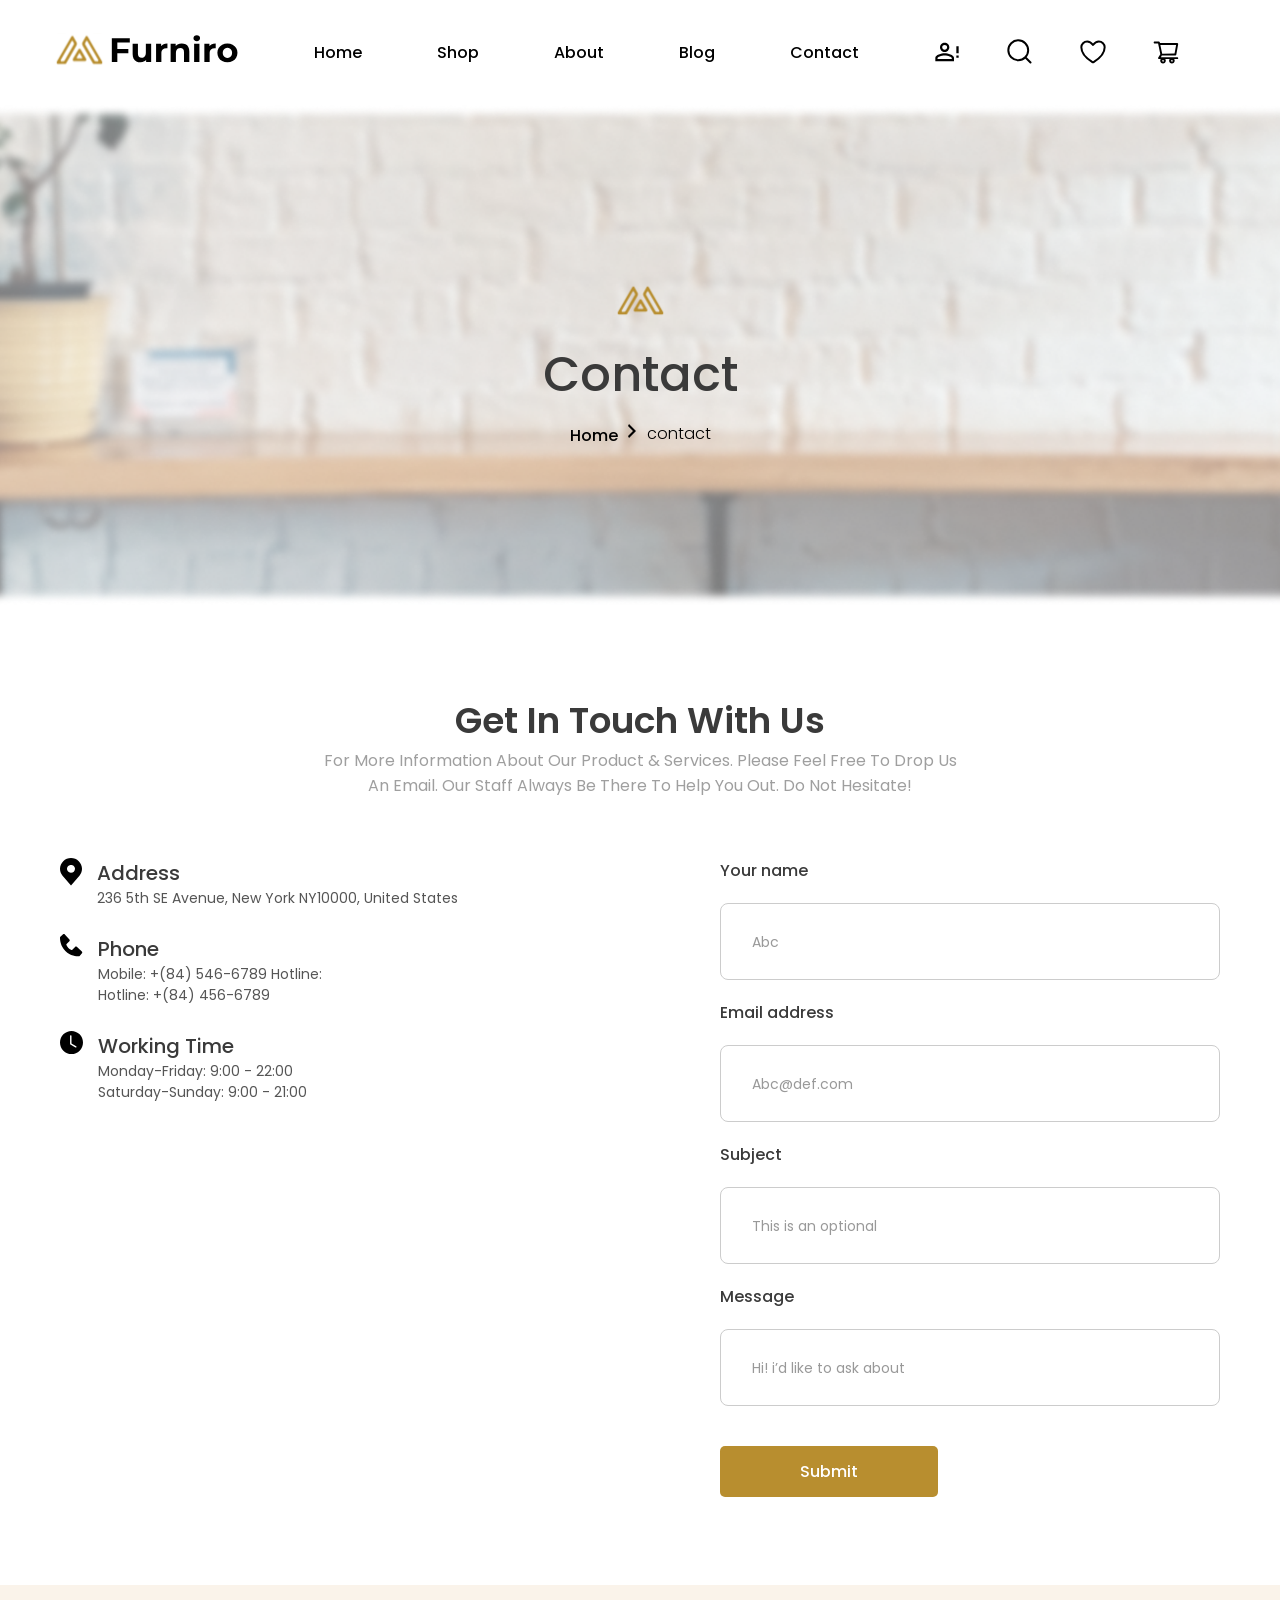
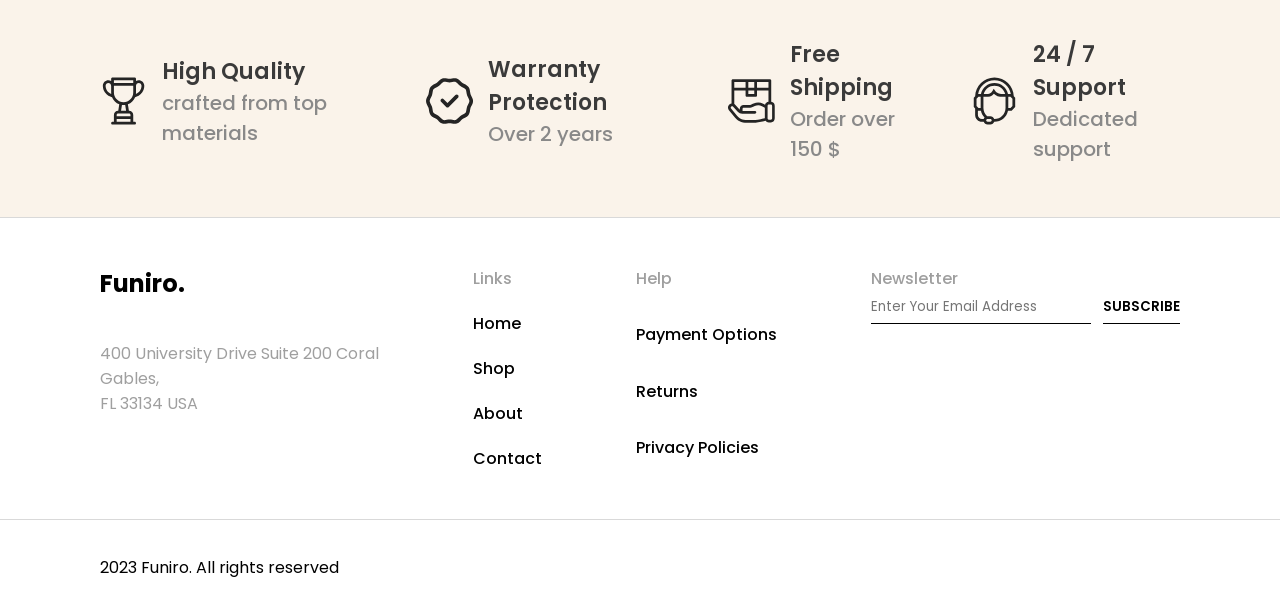
<file: contact/contact.html>
<!doctype html>
<html lang="en">
  <head>
    <meta charset="UTF-8" />
    <meta name="viewport" content="width=device-width, initial-scale=1.0" />
    <link rel="stylesheet" href="/style.css" />
    <link rel="stylesheet" href="/shop/shop.style.css" />
    <link rel="stylesheet" href="contact.style.css" />
    <title>Contact page</title>
  </head>
  <body>
    <nav class="nav">
      <div class="nav_container">
       <a href="/index.html" class="nav__logo"
          ><svg
            width="185"
            height="41"
            viewBox="0 0 185 41"
            fill="none"
            xmlns="http://www.w3.org/2000/svg"
            xmlns:xlink="http://www.w3.org/1999/xlink"
          >
            <rect
              y="4.5"
              width="50"
              height="32"
              fill="url(#pattern0_117_354)"
            />
            <path
              d="M62.922 19.91H74.346V24.33H62.922V19.91ZM63.33 33H57.822V9.2H75.808V13.62H63.33V33ZM86.4492 33.272C84.9305 33.272 83.5705 32.9773 82.3692 32.388C81.1905 31.7987 80.2725 30.9033 79.6152 29.702C78.9579 28.478 78.6292 26.9253 78.6292 25.044V14.708H83.9332V24.262C83.9332 25.7807 84.2505 26.9027 84.8852 27.628C85.5425 28.3307 86.4605 28.682 87.6392 28.682C88.4552 28.682 89.1805 28.512 89.8152 28.172C90.4499 27.8093 90.9485 27.2653 91.3112 26.54C91.6739 25.792 91.8552 24.8627 91.8552 23.752V14.708H97.1592V33H92.1272V27.968L93.0452 29.43C92.4332 30.6993 91.5265 31.6627 90.3252 32.32C89.1465 32.9547 87.8545 33.272 86.4492 33.272ZM102.073 33V14.708H107.139V19.876L106.425 18.38C106.969 17.088 107.842 16.1133 109.043 15.456C110.244 14.776 111.706 14.436 113.429 14.436V19.332C113.202 19.3093 112.998 19.298 112.817 19.298C112.636 19.2753 112.443 19.264 112.239 19.264C110.788 19.264 109.61 19.6833 108.703 20.522C107.819 21.338 107.377 22.6187 107.377 24.364V33H102.073ZM127.734 14.436C129.185 14.436 130.477 14.7307 131.61 15.32C132.766 15.8867 133.673 16.7707 134.33 17.972C134.987 19.1507 135.316 20.6693 135.316 22.528V33H130.012V23.344C130.012 21.8707 129.683 20.7827 129.026 20.08C128.391 19.3773 127.485 19.026 126.306 19.026C125.467 19.026 124.708 19.2073 124.028 19.57C123.371 19.91 122.849 20.4427 122.464 21.168C122.101 21.8933 121.92 22.8227 121.92 23.956V33H116.616V14.708H121.682V19.774L120.73 18.244C121.387 17.02 122.328 16.0793 123.552 15.422C124.776 14.7647 126.17 14.436 127.734 14.436ZM140.124 33V14.708H145.428V33H140.124ZM142.776 12.158C141.801 12.158 141.008 11.8747 140.396 11.308C139.784 10.7413 139.478 10.0387 139.478 9.2C139.478 8.36133 139.784 7.65867 140.396 7.092C141.008 6.52533 141.801 6.242 142.776 6.242C143.75 6.242 144.544 6.514 145.156 7.058C145.768 7.57933 146.074 8.25933 146.074 9.098C146.074 9.982 145.768 10.7187 145.156 11.308C144.566 11.8747 143.773 12.158 142.776 12.158ZM150.35 33V14.708H155.416V19.876L154.702 18.38C155.246 17.088 156.119 16.1133 157.32 15.456C158.522 14.776 159.984 14.436 161.706 14.436V19.332C161.48 19.3093 161.276 19.298 161.094 19.298C160.913 19.2753 160.72 19.264 160.516 19.264C159.066 19.264 157.887 19.6833 156.98 20.522C156.096 21.338 155.654 22.6187 155.654 24.364V33H150.35ZM173.431 33.272C171.482 33.272 169.748 32.864 168.229 32.048C166.733 31.232 165.543 30.1213 164.659 28.716C163.798 27.288 163.367 25.6673 163.367 23.854C163.367 22.018 163.798 20.3973 164.659 18.992C165.543 17.564 166.733 16.4533 168.229 15.66C169.748 14.844 171.482 14.436 173.431 14.436C175.358 14.436 177.081 14.844 178.599 15.66C180.118 16.4533 181.308 17.5527 182.169 18.958C183.031 20.3633 183.461 21.9953 183.461 23.854C183.461 25.6673 183.031 27.288 182.169 28.716C181.308 30.1213 180.118 31.232 178.599 32.048C177.081 32.864 175.358 33.272 173.431 33.272ZM173.431 28.92C174.315 28.92 175.109 28.716 175.811 28.308C176.514 27.9 177.069 27.322 177.477 26.574C177.885 25.8033 178.089 24.8967 178.089 23.854C178.089 22.7887 177.885 21.882 177.477 21.134C177.069 20.386 176.514 19.808 175.811 19.4C175.109 18.992 174.315 18.788 173.431 18.788C172.547 18.788 171.754 18.992 171.051 19.4C170.349 19.808 169.782 20.386 169.351 21.134C168.943 21.882 168.739 22.7887 168.739 23.854C168.739 24.8967 168.943 25.8033 169.351 26.574C169.782 27.322 170.349 27.9 171.051 28.308C171.754 28.716 172.547 28.92 173.431 28.92Z"
              fill="black"
            />
            <defs>
              <pattern
                id="pattern0_117_354"
                patternContentUnits="objectBoundingBox"
                width="1"
                height="1"
              >
                <use
                  xlink:href="#image0_117_354"
                  transform="matrix(0.00123102 0 0 0.00192346 -0.26 -0.6875)"
                />
              </pattern>
              <image
                id="image0_117_354"
                width="1251"
                height="1251"
                preserveAspectRatio="none"
                xlink:href="[data-uri]"
              />
            </defs>
          </svg>
        </a>

        <div class="nav__menu">
          <ul>
            <li><a href="/index.html">Home</a></li>
            <li><a href="/shop/shop.html">Shop</a></li>
            <li><a href="/about/about.html">About</a></li>
            <li><a href="/blog/blog.html">Blog</a></li>
            <li><a href="#">Contact</a></li>
          </ul>
        </div>

        <div class="nav__icons">
          <svg
            width="28"
            height="28"
            viewBox="0 0 28 28"
            fill="none"
            xmlns="http://www.w3.org/2000/svg"
          >
            <path
              d="M23.3333 14V8.16669H25.6666V15.1667H23.3333M23.3333 19.8334H25.6666V17.5H23.3333M11.6666 15.1667C14.7816 15.1667 21 16.73 21 19.8334V23.3334H2.33331V19.8334C2.33331 16.73 8.55165 15.1667 11.6666 15.1667ZM11.6666 4.66669C12.9043 4.66669 14.0913 5.15835 14.9665 6.03352C15.8416 6.90869 16.3333 8.09568 16.3333 9.33335C16.3333 10.571 15.8416 11.758 14.9665 12.6332C14.0913 13.5084 12.9043 14 11.6666 14C10.429 14 9.24198 13.5084 8.36682 12.6332C7.49164 11.758 6.99998 10.571 6.99998 9.33335C6.99998 8.09568 7.49164 6.90869 8.36682 6.03352C9.24198 5.15835 10.429 4.66669 11.6666 4.66669ZM11.6666 17.3834C8.20165 17.3834 4.54998 19.0867 4.54998 19.8334V21.1167H18.7833V19.8334C18.7833 19.0867 15.1316 17.3834 11.6666 17.3834ZM11.6666 6.88335C11.0169 6.88335 10.3937 7.14148 9.93424 7.60094C9.47477 8.06041 9.21665 8.68357 9.21665 9.33335C9.21665 9.98313 9.47477 10.6063 9.93424 11.0658C10.3937 11.5252 11.0169 11.7834 11.6666 11.7834C12.3164 11.7834 12.9396 11.5252 13.3991 11.0658C13.8585 10.6063 14.1166 9.98313 14.1166 9.33335C14.1166 8.68357 13.8585 8.06041 13.3991 7.60094C12.9396 7.14148 12.3164 6.88335 11.6666 6.88335Z"
              fill="black"
            />
          </svg>

          <svg
            width="28"
            height="28"
            viewBox="0 0 28 28"
            fill="none"
            xmlns="http://www.w3.org/2000/svg"
          >
            <path
              d="M24.5 24.5L19.2663 19.257M22.1666 12.25C22.1666 14.88 21.1219 17.4024 19.2621 19.2621C17.4024 21.1219 14.88 22.1666 12.25 22.1666C9.61992 22.1666 7.09757 21.1219 5.23784 19.2621C3.3781 17.4024 2.33331 14.88 2.33331 12.25C2.33331 9.61992 3.3781 7.09757 5.23784 5.23784C7.09757 3.3781 9.61992 2.33331 12.25 2.33331C14.88 2.33331 17.4024 3.3781 19.2621 5.23784C21.1219 7.09757 22.1666 9.61992 22.1666 12.25V12.25Z"
              stroke="black"
              stroke-width="2"
              stroke-linecap="round"
            />
          </svg>

          <svg
            width="28"
            height="28"
            viewBox="0 0 28 28"
            fill="none"
            xmlns="http://www.w3.org/2000/svg"
          >
            <path
              d="M8.16668 3.5C4.94551 3.5 2.33334 6.08533 2.33334 9.275C2.33334 11.8498 3.35418 17.9608 13.4027 24.1383C13.5827 24.2479 13.7893 24.3058 14 24.3058C14.2107 24.3058 14.4173 24.2479 14.5973 24.1383C24.6458 17.9608 25.6667 11.8498 25.6667 9.275C25.6667 6.08533 23.0545 3.5 19.8333 3.5C16.6122 3.5 14 7 14 7C14 7 11.3878 3.5 8.16668 3.5Z"
              stroke="black"
              stroke-width="2"
              stroke-linecap="round"
              stroke-linejoin="round"
            />
          </svg>

          <svg
            width="28"
            height="28"
            viewBox="0 0 28 28"
            fill="none"
            xmlns="http://www.w3.org/2000/svg"
          >
            <path
              d="M25.2355 19.1926H8.95234L9.76991 17.5273L23.3543 17.5027C23.8137 17.5027 24.2074 17.1746 24.2894 16.7207L26.1707 6.19062C26.2199 5.91445 26.1461 5.63008 25.9656 5.41406C25.8764 5.30775 25.7652 5.22211 25.6396 5.16309C25.514 5.10407 25.377 5.07308 25.2383 5.07227L7.95702 5.01484L7.80937 4.32031C7.7164 3.87734 7.31718 3.55469 6.86328 3.55469H2.63867C2.38267 3.55469 2.13716 3.65638 1.95614 3.8374C1.77513 4.01841 1.67343 4.26393 1.67343 4.51992C1.67343 4.77592 1.77513 5.02143 1.95614 5.20245C2.13716 5.38346 2.38267 5.48516 2.63867 5.48516H6.08124L6.72656 8.55312L8.31523 16.2449L6.26992 19.5836C6.1637 19.727 6.09972 19.8972 6.08523 20.075C6.07073 20.2528 6.10629 20.4312 6.18788 20.5898C6.35195 20.9152 6.68281 21.1203 7.04921 21.1203H8.7664C8.40032 21.6065 8.20258 22.1988 8.20312 22.8074C8.20312 24.3551 9.46093 25.6129 11.0086 25.6129C12.5562 25.6129 13.8141 24.3551 13.8141 22.8074C13.8141 22.1977 13.6117 21.6043 13.2508 21.1203H17.6559C17.2898 21.6065 17.092 22.1988 17.0926 22.8074C17.0926 24.3551 18.3504 25.6129 19.898 25.6129C21.4457 25.6129 22.7035 24.3551 22.7035 22.8074C22.7035 22.1977 22.5012 21.6043 22.1402 21.1203H25.2383C25.7687 21.1203 26.2035 20.6883 26.2035 20.1551C26.2019 19.8994 26.0993 19.6546 25.9179 19.4743C25.7366 19.294 25.4913 19.1927 25.2355 19.1926ZM8.35898 6.91797L24.1035 6.96992L22.5613 15.6051L10.1937 15.627L8.35898 6.91797ZM11.0086 23.6715C10.5328 23.6715 10.1445 23.2832 10.1445 22.8074C10.1445 22.3316 10.5328 21.9434 11.0086 21.9434C11.4844 21.9434 11.8726 22.3316 11.8726 22.8074C11.8726 23.0366 11.7816 23.2564 11.6196 23.4184C11.4575 23.5805 11.2378 23.6715 11.0086 23.6715ZM19.898 23.6715C19.4223 23.6715 19.034 23.2832 19.034 22.8074C19.034 22.3316 19.4223 21.9434 19.898 21.9434C20.3738 21.9434 20.7621 22.3316 20.7621 22.8074C20.7621 23.0366 20.6711 23.2564 20.509 23.4184C20.347 23.5805 20.1272 23.6715 19.898 23.6715Z"
              fill="black"
            />
          </svg>
        </div>

        <button class="nav__mobile_btn" aria-label="Open menu">
          <span></span>
          <span></span>
          <span></span>
        </button>
      </div>
    </nav>
    <main>
      <section class="shop__container">
        <div class="shop_titles">
          <svg
            width="77"
            height="77"
            viewBox="0 0 77 77"
            fill="none"
            xmlns="http://www.w3.org/2000/svg"
            xmlns:xlink="http://www.w3.org/1999/xlink"
          >
            <rect width="77" height="77" fill="url(#pattern0_117_1265)" />
            <defs>
              <pattern
                id="pattern0_117_1265"
                patternContentUnits="objectBoundingBox"
                width="1"
                height="1"
              >
                <use
                  xlink:href="#image0_117_1265"
                  transform="scale(0.000799361)"
                />
              </pattern>
              <image
                id="image0_117_1265"
                width="1251"
                height="1251"
                preserveAspectRatio="none"
                xlink:href="[data-uri]"
              />
            </defs>
          </svg>

          <h2>Contact</h2>

          <div class="shop_subtitle">
         <a href="/index.html">   <span class="span1">Home</span>
            <svg
              width="20"
              height="20"
              viewBox="0 0 20 20"
              fill="none"
              xmlns="http://www.w3.org/2000/svg"
            >
              <path d="M6 15L11 10L6 5L7 3L14 10L7 17L6 15Z" fill="black" />
            </svg></a>

            <span> contact</span>
          </div>
        </div>
      </section>

      <section class="contacts">
        <div class="contact__container">
          <div class="contact__titles">
            <h1>Get In Touch With Us</h1>
            <p>
              For More Information About Our Product & Services. Please Feel
              Free To Drop Us <br />
              An Email. Our Staff Always Be There To Help You Out. Do Not
              Hesitate!
            </p>
          </div>

          <div class="contact__content">
            <div class="contact__left_info">
              <div class="contact__left_info1">
                <svg
                  width="22"
                  height="28"
                  viewBox="0 0 22 28"
                  fill="none"
                  xmlns="http://www.w3.org/2000/svg"
                >
                  <path
                    d="M11 0C8.08369 0.0033903 5.28779 1.1465 3.22564 3.17859C1.16348 5.21067 0.00345217 7.96579 1.17029e-05 10.8396C-0.00348119 13.1881 0.774992 15.4728 2.21601 17.3433C2.21601 17.3433 2.51601 17.7326 2.56501 17.7887L11 27.5917L19.439 17.7838C19.483 17.7316 19.784 17.3433 19.784 17.3433L19.785 17.3404C21.2253 15.4707 22.0034 13.187 22 10.8396C21.9966 7.96579 20.8365 5.21067 18.7744 3.17859C16.7122 1.1465 13.9163 0.0033903 11 0ZM11 14.7813C10.2089 14.7813 9.43553 14.5501 8.77773 14.117C8.11993 13.6838 7.60724 13.0682 7.30449 12.348C7.00174 11.6277 6.92253 10.8352 7.07687 10.0706C7.23121 9.30599 7.61217 8.60366 8.17158 8.0524C8.73099 7.50115 9.44373 7.12574 10.2197 6.97365C10.9956 6.82156 11.7998 6.89962 12.5307 7.19796C13.2616 7.49629 13.8864 8.00151 14.3259 8.64971C14.7654 9.29792 15 10.06 15 10.8396C14.9987 11.8846 14.5768 12.8864 13.827 13.6253C13.0771 14.3642 12.0605 14.7799 11 14.7813Z"
                    fill="black"
                  />
                </svg>
                <div class="into-text">
                  <h2>Address</h2>
                  <p>236 5th SE Avenue, New York NY10000, United States</p>
                </div>
              </div>
              <div class="contact__left_info2">
                <svg
                  width="23"
                  height="23"
                  viewBox="0 0 23 23"
                  fill="none"
                  xmlns="http://www.w3.org/2000/svg"
                >
                  <path
                    d="M21.8591 17.4434L16.7779 12.8234C16.5377 12.6051 16.222 12.4886 15.8976 12.4987C15.5732 12.5087 15.2654 12.6444 15.0391 12.8771L12.0479 15.9534C11.3279 15.8159 9.88035 15.3646 8.39035 13.8784C6.90035 12.3871 6.4491 10.9359 6.31535 10.2209L9.3891 7.22837C9.62212 7.00228 9.75802 6.69439 9.76805 6.36987C9.77809 6.04536 9.66146 5.72967 9.44285 5.48962L4.8241 0.409615C4.60541 0.168811 4.30145 0.0227454 3.97679 0.00243974C3.65214 -0.017866 3.33235 0.089188 3.08535 0.300865L0.372853 2.62712C0.156741 2.84401 0.0277519 3.13268 0.0103525 3.43836C-0.00839755 3.75086 -0.365897 11.1534 5.3741 16.8959C10.3816 21.9021 16.6541 22.2684 18.3816 22.2684C18.6341 22.2684 18.7891 22.2609 18.8304 22.2584C19.136 22.2413 19.4245 22.1117 19.6404 21.8946L21.9654 19.1809C22.1779 18.9347 22.2857 18.6151 22.2659 18.2905C22.246 17.9659 22.1 17.6618 21.8591 17.4434Z"
                    fill="black"
                  />
                </svg>
                <div class="info-text">
                  <h2>Phone</h2>
                  <p>Mobile: +(84) 546-6789 Hotline:</p>
                  <p>Hotline: +(84) 456-6789</p>
                </div>
              </div>

              <div class="contact__left_info3">
                <svg
                  width="23"
                  height="23"
                  viewBox="0 0 23 23"
                  fill="none"
                  xmlns="http://www.w3.org/2000/svg"
                >
                  <g clip-path="url(#clip0_63_247)">
                    <path
                      d="M23 11.5C23 14.55 21.7884 17.4751 19.6317 19.6317C17.4751 21.7884 14.55 23 11.5 23C8.45001 23 5.52494 21.7884 3.36827 19.6317C1.2116 17.4751 0 14.55 0 11.5C0 8.45001 1.2116 5.52494 3.36827 3.36827C5.52494 1.2116 8.45001 0 11.5 0C14.55 0 17.4751 1.2116 19.6317 3.36827C21.7884 5.52494 23 8.45001 23 11.5ZM11.5 5.03125C11.5 4.84063 11.4243 4.65781 11.2895 4.52302C11.1547 4.38823 10.9719 4.3125 10.7812 4.3125C10.5906 4.3125 10.4078 4.38823 10.273 4.52302C10.1382 4.65781 10.0625 4.84063 10.0625 5.03125V12.9375C10.0625 13.0642 10.0961 13.1886 10.1597 13.2982C10.2233 13.4077 10.3147 13.4985 10.4247 13.5614L15.456 16.4364C15.6211 16.5256 15.8146 16.5467 15.995 16.4952C16.1755 16.4437 16.3287 16.3236 16.4218 16.1607C16.5149 15.9977 16.5406 15.8048 16.4933 15.6232C16.4461 15.4415 16.3297 15.2856 16.169 15.1886L11.5 12.5206V5.03125Z"
                      fill="black"
                    />
                  </g>
                  <defs>
                    <clipPath id="clip0_63_247">
                      <rect width="23" height="23" fill="white" />
                    </clipPath>
                  </defs>
                </svg>
                <div class="info-text">
                  <h2>Working Time</h2>
                  <p>Monday-Friday: 9:00 - 22:00</p>
                  <p>Saturday-Sunday: 9:00 - 21:00</p>
                </div>
              </div>
            </div>

            <div class="contact__right-info">
              <form>
                <span> Your name</span>
                <input class="select" type="text" placeholder="Abc" />

                <span> Email address</span>
                <input class="select" type="email" placeholder="Abc@def.com" />

                <span> Subject</span>
                <input
                  class="select"
                  type="text"
                  placeholder="This is an optional"
                />

                <span>Message </span>
                <input
                  class="select"
                  type="text"
                  placeholder="Hi! i’d like to ask about"
                />
              </form>

           <a href="/checkout/checkout.html">   <button class="contact_submit" type="submit">
                <span> Submit</span>
              </button></a>
            </div>
          </div>
        </div>
      </section>

      <section class="shop__container4">
        <div class="message">
          <div class="message1">
            <svg width="60" height="60" viewBox="0 0 60 60" fill="none">
              <path
                d="M49.3546 3.51562C48.0743 3.51562 46.8741 3.86121 45.8389 4.46156V1.75781C45.8389 0.787031 45.0519 0 44.0811 0H15.9561C14.9852 0 14.1982 0.787031 14.1982 1.75781V4.48301C13.1549 3.8693 11.9409 3.51562 10.6454 3.51562C6.7684 3.51562 3.61418 6.66984 3.61418 10.5469C3.61418 13.5041 4.49051 16.3615 6.14836 18.8102C8.97071 22.9789 12.4511 24.0607 15.3309 25.2127C16.9915 29.348 20.3495 32.6252 24.5384 34.1769L23.2421 42.4219H22.9874C20.0796 42.4219 17.7139 44.7875 17.7139 47.6953V56.4844H15.9561C14.9854 56.4844 14.1983 57.2714 14.1983 58.2422C14.1983 59.213 14.9854 60 15.9561 60H44.0811C45.0519 60 45.8389 59.213 45.8389 58.2422C45.8389 57.2714 45.0519 56.4844 44.0811 56.4844H42.3233V47.6953C42.3233 44.7875 39.9577 42.4219 37.0499 42.4219H36.7951L35.499 34.177C39.694 32.623 43.0557 29.3386 44.7138 25.1948C47.4343 24.1066 51.0005 23.0217 53.8518 18.8102C55.5096 16.3615 56.3859 13.504 56.3859 10.5469C56.3858 6.66984 53.2316 3.51562 49.3546 3.51562ZM14.1852 20.968C9.89918 19.2536 7.12981 15.1631 7.12981 10.5469C7.12981 8.60836 8.70692 7.03125 10.6454 7.03125C12.5839 7.03125 14.1611 8.60836 14.1611 10.5469C14.1611 10.6705 14.1741 10.791 14.1983 10.9073V19.3359C14.1983 19.9009 14.2287 20.4588 14.2868 21.0087L14.1852 20.968ZM38.8077 56.4844H21.2296V52.9688H38.8077V56.4844ZM37.0499 45.9375C38.0191 45.9375 38.8077 46.7261 38.8077 47.6953V49.4531H21.2296V47.6953C21.2296 46.7261 22.0181 45.9375 22.9874 45.9375C23.9411 45.9375 34.8134 45.9375 37.0499 45.9375ZM26.8009 42.4219L27.9641 35.023C28.6368 35.1107 29.3224 35.1562 30.0186 35.1562C30.7148 35.1562 31.4005 35.1105 32.0732 35.023L33.2364 42.4219H26.8009ZM42.3233 19.3359C42.3233 26.1207 36.8034 31.6406 30.0186 31.6406C23.2338 31.6406 17.7139 26.1207 17.7139 19.3359V10.5469H42.3233V19.3359ZM42.3233 7.03125H17.7139V3.51562H42.3233V7.03125ZM45.8147 20.968L45.7522 20.993C45.8092 20.4483 45.8388 19.8955 45.8388 19.3359V10.5469C45.8389 8.60836 47.4161 7.03125 49.3546 7.03125C51.2931 7.03125 52.8702 8.60836 52.8702 10.5469C52.8702 15.1631 50.1008 19.2537 45.8147 20.968Z"
                fill="#242424"
              />
            </svg>
            <div class="messageText">
              <h2>High Quality</h2>
              <p>crafted from top materials</p>
            </div>
          </div>

          <div class="message1">
            <svg width="60" height="60" viewBox="0 0 60 60" fill="none">
              <g clip-path="url(#clip0_117_621)">
                <path
                  d="M56.786 21.2612C55.9943 18.8097 56.3318 15.1296 54.274 12.2882C52.2 9.42438 48.5929 8.61039 46.556 7.1207C44.5406 5.64672 42.6656 2.43918 39.2755 1.33293C35.981 0.257852 32.6121 1.71672 30 1.71672C27.3882 1.71672 24.0196 0.2575 20.7245 1.33281C17.335 2.43883 15.4584 5.64707 13.4443 7.12035C11.4097 8.60828 7.79988 9.42449 5.72625 12.2879C3.6702 15.127 4.0043 18.8154 3.21398 21.2611C2.46187 23.5888 0 26.3825 0 30.0003C0 33.6203 2.45906 36.4032 3.21398 38.7393C4.0057 41.1909 3.6682 44.8709 5.72602 47.7123C7.79988 50.5763 11.4069 51.3902 13.444 52.88C15.459 54.3537 17.3344 57.5615 20.7245 58.6676C24.0168 59.742 27.3909 58.2838 30 58.2838C32.6054 58.2838 35.9875 59.7405 39.2755 58.6677C42.6652 57.5617 44.5405 54.3542 46.5557 52.8802C48.5903 51.3923 52.2001 50.5761 54.2738 47.7127C56.3299 44.8735 55.9956 41.1854 56.786 38.7394C57.5381 36.4116 60 33.618 60 30.0003C60 26.3805 57.5415 23.5984 56.786 21.2612ZM52.3257 37.298C51.4029 40.1545 51.6446 43.3512 50.4775 44.963C49.2946 46.5962 46.1869 47.3423 43.7889 49.0963C41.4171 50.8308 39.7548 53.5804 37.8214 54.2112C35.9924 54.8082 33.0116 53.5961 30.0001 53.5961C26.9666 53.5961 24.0165 54.8107 22.1787 54.2112C20.2455 53.5804 18.5856 50.8327 16.2113 49.0962C13.8274 47.3528 10.702 46.5914 9.52254 44.9628C8.3591 43.3564 8.59172 40.1375 7.67449 37.2981C6.77543 34.5162 4.6875 32.1074 4.6875 30.0003C4.6875 27.891 6.77355 25.4905 7.67426 22.7025C8.59711 19.8462 8.35535 16.6492 9.52254 15.0375C10.7047 13.4054 13.8148 12.6569 16.2113 10.9042C18.5905 9.1641 20.2424 6.42109 22.1784 5.78934C24.006 5.19309 26.9965 6.40445 29.9999 6.40445C33.0389 6.40445 35.9816 5.18898 37.8213 5.78934C39.7542 6.42004 41.4156 9.16879 43.7889 10.9043C46.1723 12.6477 49.298 13.4091 50.4775 15.0377C51.6411 16.6444 51.4072 19.86 52.3255 22.7023V22.7024C53.2246 25.4843 55.3125 27.8931 55.3125 30.0003C55.3125 32.1095 53.2264 34.51 52.3257 37.298ZM40.798 22.4774C41.7134 23.3928 41.7134 24.8767 40.798 25.792L29.0668 37.5231C28.1515 38.4385 26.6674 38.4384 25.7522 37.5231L19.2021 30.973C18.2868 30.0577 18.2866 28.5737 19.202 27.6585C20.1173 26.7433 21.6015 26.7432 22.5165 27.6585L27.4095 32.5513L37.4832 22.4775C38.3986 21.5622 39.8827 21.5622 40.798 22.4774Z"
                  fill="#242424"
                />
              </g>
              <defs>
                <clipPath id="clip0_117_621">
                  <rect width="60" height="60" fill="white" />
                </clipPath>
              </defs>
            </svg>
            <div class="messageText">
              <h2>Warranty Protection</h2>
              <p>Over 2 years</p>
            </div>
          </div>

          <div class="message1">
            <svg width="60" height="60" viewBox="0 0 60 60" fill="none">
              <g clip-path="url(#clip0_117_629)">
                <path
                  d="M55.3479 31.1019V3.77964C55.3479 2.80489 54.5576 2.01465 53.5829 2.01465H6.29505C5.3203 2.01465 4.53006 2.80489 4.53006 3.77964V33.28C3.67863 33.404 2.84626 33.7346 2.10991 34.2812C-0.211409 35.9273 -0.760439 39.6109 1.18399 41.8827L9.13386 51.5204C14.0549 57.2798 19.2824 57.9854 27.0538 57.9854C33.7228 57.9854 36.7043 58.0148 42.5164 56.6905L48.1759 55.3369C49.0936 56.6184 50.5504 57.4485 52.1882 57.4485H54.9762C57.7463 57.4485 59.9999 55.0744 59.9999 52.1561V36.3784C60 33.592 57.9449 31.3031 55.3479 31.1019ZM47.4146 34.7326L45.0629 33.5382C41.1963 31.5865 36.7258 31.5142 32.7981 33.3403C31.7265 33.7618 29.3893 35.1759 28.177 35.1286H20.0167C17.3099 35.1286 15.1076 37.3307 15.1076 40.0376V41.3247C15.0925 41.3087 15.0766 41.2936 15.0616 41.2773L9.23423 34.9519C8.88158 34.5692 8.4854 34.2489 8.06016 33.9919V16.481H22.504V22.951C22.504 23.9257 23.2943 24.7159 24.269 24.7159H35.4062C36.3809 24.7159 37.1712 23.9257 37.1712 22.951V16.481H51.818V31.1018C49.7558 31.2611 48.0362 32.7364 47.4146 34.7326ZM26.0339 16.481H33.6411V21.186H26.0339V16.481ZM51.8179 12.951H37.1712V5.54463H51.818V12.951H51.8179ZM33.6412 5.54463V12.9511H26.034V5.54463H33.6412ZM22.5039 5.54463V12.9511H8.06004V5.54463H22.5039ZM41.6972 53.2568C36.3281 54.4865 33.0945 54.4367 27.1171 54.4367C19.8218 54.4367 16.2969 54.3188 11.8571 49.274L3.90725 39.6363C2.52444 37.8357 5.02908 35.7101 6.63804 37.3435L12.4655 43.669C14.0056 45.2941 15.9437 46.1885 18.3324 46.2411H34.4889C35.4636 46.2411 36.2539 45.4508 36.2539 44.4761C36.2539 43.5013 35.4636 42.7111 34.4889 42.7111H18.6375V40.0373C18.6375 39.277 19.2561 38.6583 20.0165 38.6583H28.1769C30.0153 38.79 32.6688 37.2549 34.2863 36.541C37.2279 35.1733 40.5762 35.2274 43.4683 36.6872L47.1647 38.5646V51.9489L41.6972 53.2568ZM56.4701 52.156C56.4701 53.1278 55.7999 53.9184 54.9763 53.9184H52.1883C51.3646 53.9184 50.6947 53.1278 50.6947 52.156V36.3784C50.6947 35.4066 51.3648 34.6159 52.1883 34.6159H54.9763C55.7999 34.6159 56.4701 35.4065 56.4701 36.3784V52.156Z"
                  fill="#242424"
                />
              </g>
              <defs>
                <clipPath id="clip0_117_629">
                  <rect width="60" height="60" fill="white" />
                </clipPath>
              </defs>
            </svg>
            <div class="messageText">
              <h2>Free Shipping</h2>
              <p>Order over 150 $</p>
            </div>
          </div>

          <div class="message1">
            <svg width="60" height="60" viewBox="0 0 60 60" fill="none">
              <path
                d="M54.6936 23.9628C54.2992 10.6825 43.3742 0 29.9999 0C16.6257 0 5.70065 10.6825 5.30618 23.9628L3.52936 25.7396V37.7898L5.29406 39.5545V47.7647C5.29406 52.5652 9.19948 56.4706 13.9999 56.4706H16.1858C16.9143 58.5246 18.8758 60 21.1764 60H24.7058C27.0079 60 28.9705 58.5225 29.6978 56.4664C29.7987 56.4681 29.8997 56.4706 29.9999 56.4706C38.5221 56.4706 45.6527 50.3981 47.2922 42.3529H51.9074L56.4705 37.7898V25.7396L54.6936 23.9628ZM29.9999 3.52941C40.4742 3.52941 49.1954 11.174 50.8807 21.1765H47.2922C45.6527 13.1313 38.5221 7.05882 29.9999 7.05882C21.4778 7.05882 14.3472 13.1313 12.7077 21.1765H9.11924C10.8045 11.174 19.5257 3.52941 29.9999 3.52941ZM43.6709 21.1765C37.9663 21.1594 33.9369 21.5068 30.6148 16.6506L29.0016 14.2926L27.6152 16.7907C25.5952 20.4306 22.8749 21.1765 19.4117 21.1765H16.329C17.9002 15.0944 23.4337 10.5882 29.9999 10.5882C36.5662 10.5882 42.0997 15.0944 43.6709 21.1765ZM12.3529 38.8235H9.55442L7.05877 36.3279V27.2015L9.55442 24.7059H12.3529V38.8235ZM8.82348 47.7647V42.3529H12.7043C13.3687 45.6441 14.9582 48.6652 17.313 51.0916C16.8194 51.6191 16.4322 52.2467 16.1858 52.9412H13.9999C11.1456 52.9412 8.82348 50.6191 8.82348 47.7647ZM24.7058 56.4706H21.1764C20.2032 56.4706 19.4117 55.6791 19.4117 54.7059C19.4117 53.7328 20.2032 52.9412 21.1764 52.9412H24.7058C25.6789 52.9412 26.4705 53.7328 26.4705 54.7059C26.4705 55.6791 25.6789 56.4706 24.7058 56.4706ZM44.1176 38.8235C44.1176 46.608 37.7844 52.9412 29.9999 52.9412C29.8988 52.9412 29.7968 52.9392 29.6949 52.9368C28.9652 50.8851 27.0048 49.4118 24.7058 49.4118C21.0823 49.4198 21.1401 49.3936 20.6884 49.4352C17.6247 46.7498 15.8823 42.9248 15.8823 38.8235V24.7059H19.4117C22.5349 24.7059 26.3384 24.1909 29.2827 20.6076C33.1674 24.6786 37.9147 24.7059 42.1762 24.7059H44.1176V38.8235ZM52.9411 36.3279L50.4455 38.8235H47.647V24.7059H50.4455L52.9411 27.2015V36.3279Z"
                fill="#242424"
              />
            </svg>
            <div class="messageText">
              <h2>24 / 7 Support</h2>
              <p>Dedicated support</p>
            </div>
          </div>
        </div>
      </section>
    </main>

    <footer class="footer">
      <div class="footer__container">
        <div class="footer__logo">
          <h2>Funiro.</h2>
          <p>
            400 University Drive Suite 200 Coral <br />
            Gables,<br />
            FL 33134 USA
          </p>
        </div>

        <div class="information">
          <h4>Links</h4>
          <a href="#">Home</a>
          <a href="#">Shop</a>
          <a href="#">About</a>
          <a href="#">Contact</a>
        </div>

        <div class="information">
          <h4>Help</h4>
          <a href="#">Payment Options</a>
          <a href="#">Returns</a>
          <a href="#">Privacy Policies</a>
        </div>

        <div class="subscription">
          <h4>Newsletter</h4>

          <form>
            <input type="email" placeholder="Enter Your Email Address" />
            <button type="submit">SUBSCRIBE</button>
          </form>
        </div>
      </div>

      <div class="other_info">
        <span>2023 Funiro. All rights reserved</span>
      </div>
    </footer>
  </body>
</html>
</file>
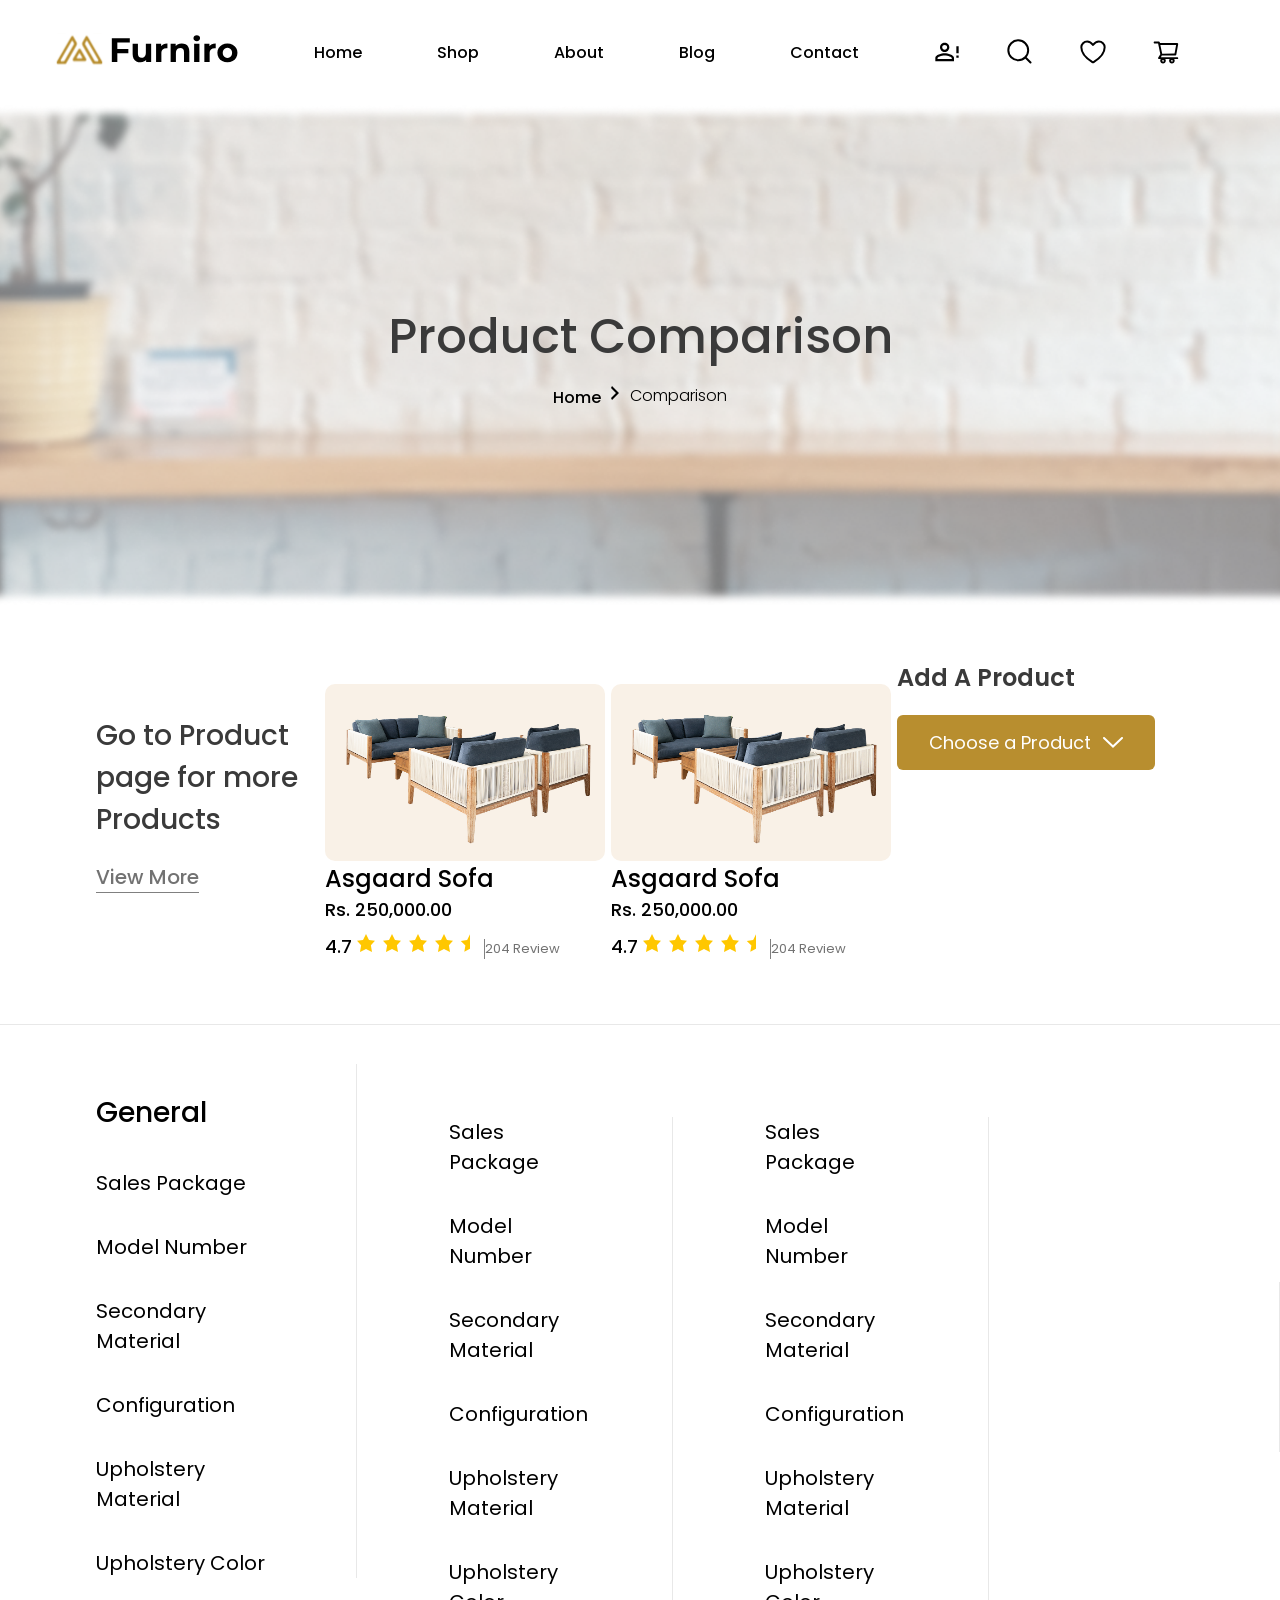
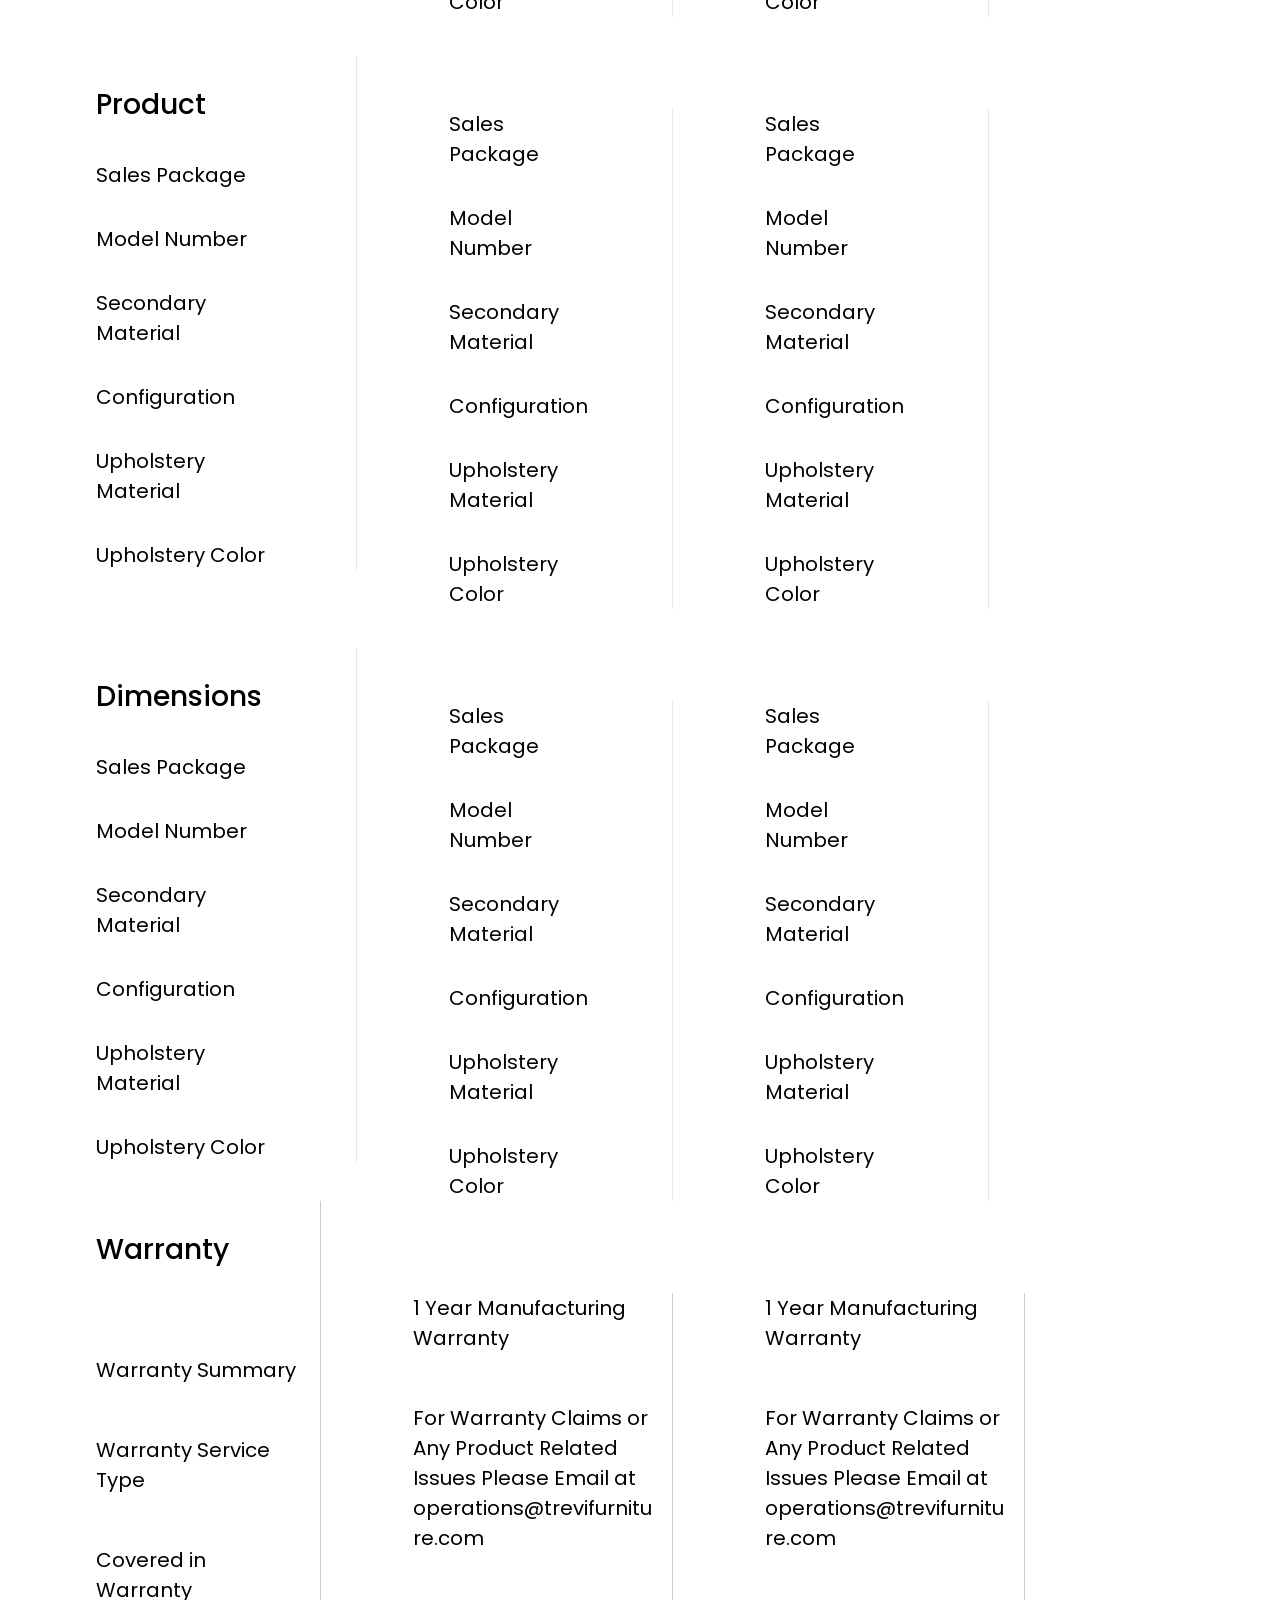
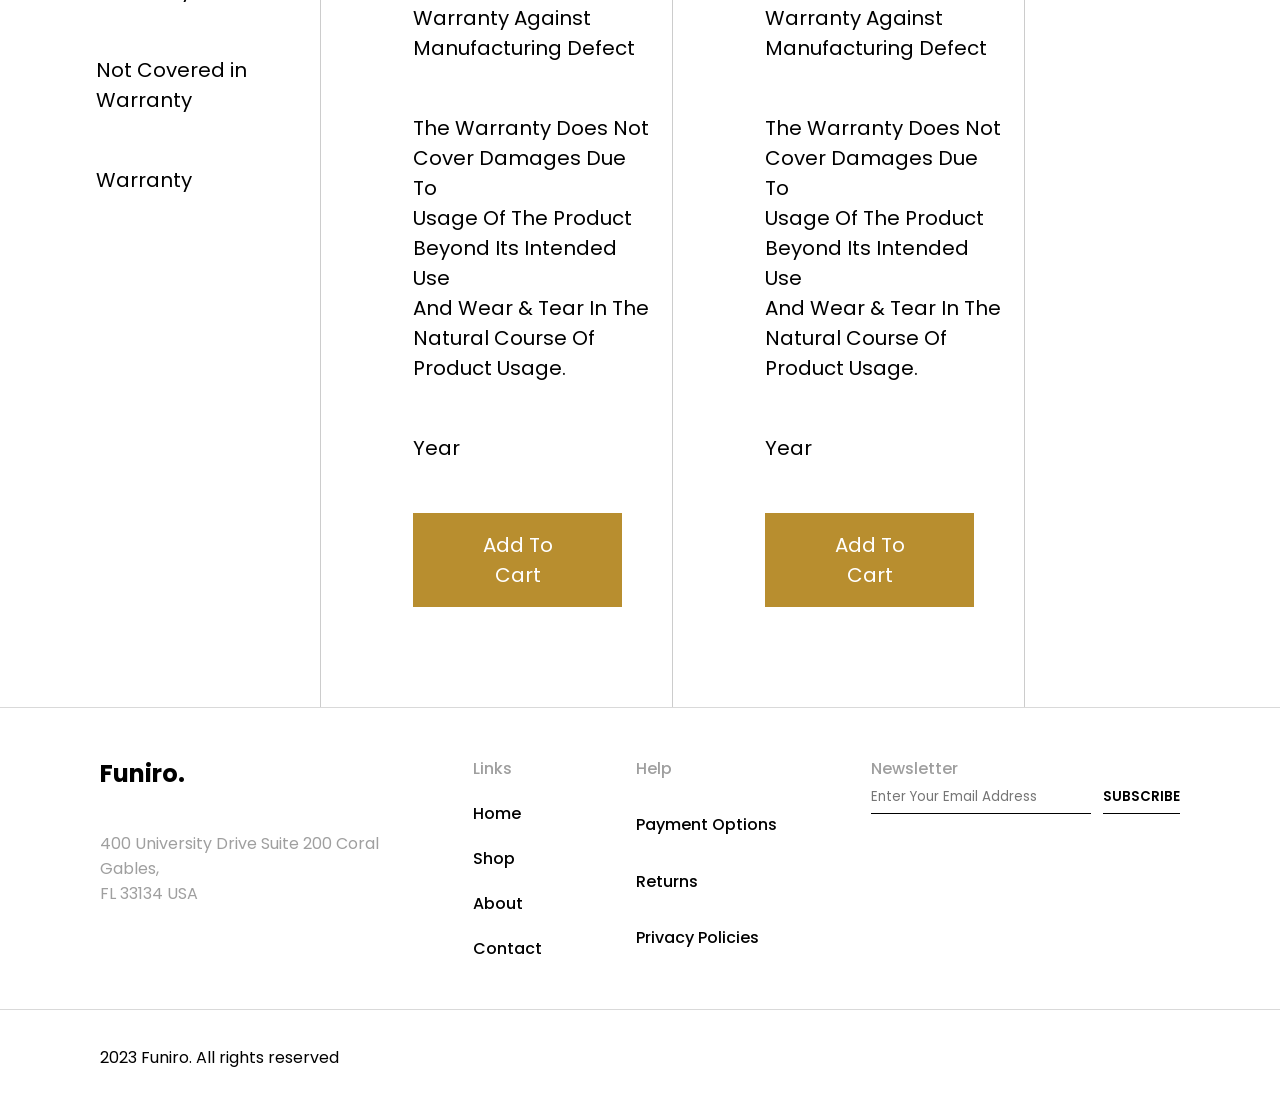
<file: product/product.html>
<!doctype html>
<html lang="en">
  <head>
    <meta charset="UTF-8" />
    <meta name="viewport" content="width=device-width, initial-scale=1.0" />

    <link rel="stylesheet" href="/style.css" />
    <link rel="stylesheet" href="product.style.css" />
    <link rel="stylesheet" href="/shop/shop.style.css" />
    <title>Product Page</title>
  </head>
  <body>
    <nav class="nav">
      <div class="nav_container">
        <a href="/index.html" class="nav__logo"
          ><svg
            width="185"
            height="41"
            viewBox="0 0 185 41"
            fill="none"
            xmlns="http://www.w3.org/2000/svg"
            xmlns:xlink="http://www.w3.org/1999/xlink"
          >
            <rect
              y="4.5"
              width="50"
              height="32"
              fill="url(#pattern0_117_354)"
            />
            <path
              d="M62.922 19.91H74.346V24.33H62.922V19.91ZM63.33 33H57.822V9.2H75.808V13.62H63.33V33ZM86.4492 33.272C84.9305 33.272 83.5705 32.9773 82.3692 32.388C81.1905 31.7987 80.2725 30.9033 79.6152 29.702C78.9579 28.478 78.6292 26.9253 78.6292 25.044V14.708H83.9332V24.262C83.9332 25.7807 84.2505 26.9027 84.8852 27.628C85.5425 28.3307 86.4605 28.682 87.6392 28.682C88.4552 28.682 89.1805 28.512 89.8152 28.172C90.4499 27.8093 90.9485 27.2653 91.3112 26.54C91.6739 25.792 91.8552 24.8627 91.8552 23.752V14.708H97.1592V33H92.1272V27.968L93.0452 29.43C92.4332 30.6993 91.5265 31.6627 90.3252 32.32C89.1465 32.9547 87.8545 33.272 86.4492 33.272ZM102.073 33V14.708H107.139V19.876L106.425 18.38C106.969 17.088 107.842 16.1133 109.043 15.456C110.244 14.776 111.706 14.436 113.429 14.436V19.332C113.202 19.3093 112.998 19.298 112.817 19.298C112.636 19.2753 112.443 19.264 112.239 19.264C110.788 19.264 109.61 19.6833 108.703 20.522C107.819 21.338 107.377 22.6187 107.377 24.364V33H102.073ZM127.734 14.436C129.185 14.436 130.477 14.7307 131.61 15.32C132.766 15.8867 133.673 16.7707 134.33 17.972C134.987 19.1507 135.316 20.6693 135.316 22.528V33H130.012V23.344C130.012 21.8707 129.683 20.7827 129.026 20.08C128.391 19.3773 127.485 19.026 126.306 19.026C125.467 19.026 124.708 19.2073 124.028 19.57C123.371 19.91 122.849 20.4427 122.464 21.168C122.101 21.8933 121.92 22.8227 121.92 23.956V33H116.616V14.708H121.682V19.774L120.73 18.244C121.387 17.02 122.328 16.0793 123.552 15.422C124.776 14.7647 126.17 14.436 127.734 14.436ZM140.124 33V14.708H145.428V33H140.124ZM142.776 12.158C141.801 12.158 141.008 11.8747 140.396 11.308C139.784 10.7413 139.478 10.0387 139.478 9.2C139.478 8.36133 139.784 7.65867 140.396 7.092C141.008 6.52533 141.801 6.242 142.776 6.242C143.75 6.242 144.544 6.514 145.156 7.058C145.768 7.57933 146.074 8.25933 146.074 9.098C146.074 9.982 145.768 10.7187 145.156 11.308C144.566 11.8747 143.773 12.158 142.776 12.158ZM150.35 33V14.708H155.416V19.876L154.702 18.38C155.246 17.088 156.119 16.1133 157.32 15.456C158.522 14.776 159.984 14.436 161.706 14.436V19.332C161.48 19.3093 161.276 19.298 161.094 19.298C160.913 19.2753 160.72 19.264 160.516 19.264C159.066 19.264 157.887 19.6833 156.98 20.522C156.096 21.338 155.654 22.6187 155.654 24.364V33H150.35ZM173.431 33.272C171.482 33.272 169.748 32.864 168.229 32.048C166.733 31.232 165.543 30.1213 164.659 28.716C163.798 27.288 163.367 25.6673 163.367 23.854C163.367 22.018 163.798 20.3973 164.659 18.992C165.543 17.564 166.733 16.4533 168.229 15.66C169.748 14.844 171.482 14.436 173.431 14.436C175.358 14.436 177.081 14.844 178.599 15.66C180.118 16.4533 181.308 17.5527 182.169 18.958C183.031 20.3633 183.461 21.9953 183.461 23.854C183.461 25.6673 183.031 27.288 182.169 28.716C181.308 30.1213 180.118 31.232 178.599 32.048C177.081 32.864 175.358 33.272 173.431 33.272ZM173.431 28.92C174.315 28.92 175.109 28.716 175.811 28.308C176.514 27.9 177.069 27.322 177.477 26.574C177.885 25.8033 178.089 24.8967 178.089 23.854C178.089 22.7887 177.885 21.882 177.477 21.134C177.069 20.386 176.514 19.808 175.811 19.4C175.109 18.992 174.315 18.788 173.431 18.788C172.547 18.788 171.754 18.992 171.051 19.4C170.349 19.808 169.782 20.386 169.351 21.134C168.943 21.882 168.739 22.7887 168.739 23.854C168.739 24.8967 168.943 25.8033 169.351 26.574C169.782 27.322 170.349 27.9 171.051 28.308C171.754 28.716 172.547 28.92 173.431 28.92Z"
              fill="black"
            />
            <defs>
              <pattern
                id="pattern0_117_354"
                patternContentUnits="objectBoundingBox"
                width="1"
                height="1"
              >
                <use
                  xlink:href="#image0_117_354"
                  transform="matrix(0.00123102 0 0 0.00192346 -0.26 -0.6875)"
                />
              </pattern>
              <image
                id="image0_117_354"
                width="1251"
                height="1251"
                preserveAspectRatio="none"
                xlink:href="[data-uri]"
              />
            </defs>
          </svg>
        </a>

        <div class="nav__menu">
          <ul>
            <li><a href="/index.html">Home</a></li>
            <li><a href="/shop/shop.html">Shop</a></li>
            <li><a href="/about/about.html">About</a></li>
            <li><a href="/blog/blog.html">Blog</a></li>
            <li><a href="/contact/contact.html">Contact</a></li>
          </ul>
        </div>

        <div class="nav__icons">
          <svg
            width="28"
            height="28"
            viewBox="0 0 28 28"
            fill="none"
            xmlns="http://www.w3.org/2000/svg"
          >
            <path
              d="M23.3333 14V8.16669H25.6666V15.1667H23.3333M23.3333 19.8334H25.6666V17.5H23.3333M11.6666 15.1667C14.7816 15.1667 21 16.73 21 19.8334V23.3334H2.33331V19.8334C2.33331 16.73 8.55165 15.1667 11.6666 15.1667ZM11.6666 4.66669C12.9043 4.66669 14.0913 5.15835 14.9665 6.03352C15.8416 6.90869 16.3333 8.09568 16.3333 9.33335C16.3333 10.571 15.8416 11.758 14.9665 12.6332C14.0913 13.5084 12.9043 14 11.6666 14C10.429 14 9.24198 13.5084 8.36682 12.6332C7.49164 11.758 6.99998 10.571 6.99998 9.33335C6.99998 8.09568 7.49164 6.90869 8.36682 6.03352C9.24198 5.15835 10.429 4.66669 11.6666 4.66669ZM11.6666 17.3834C8.20165 17.3834 4.54998 19.0867 4.54998 19.8334V21.1167H18.7833V19.8334C18.7833 19.0867 15.1316 17.3834 11.6666 17.3834ZM11.6666 6.88335C11.0169 6.88335 10.3937 7.14148 9.93424 7.60094C9.47477 8.06041 9.21665 8.68357 9.21665 9.33335C9.21665 9.98313 9.47477 10.6063 9.93424 11.0658C10.3937 11.5252 11.0169 11.7834 11.6666 11.7834C12.3164 11.7834 12.9396 11.5252 13.3991 11.0658C13.8585 10.6063 14.1166 9.98313 14.1166 9.33335C14.1166 8.68357 13.8585 8.06041 13.3991 7.60094C12.9396 7.14148 12.3164 6.88335 11.6666 6.88335Z"
              fill="black"
            />
          </svg>

          <svg
            width="28"
            height="28"
            viewBox="0 0 28 28"
            fill="none"
            xmlns="http://www.w3.org/2000/svg"
          >
            <path
              d="M24.5 24.5L19.2663 19.257M22.1666 12.25C22.1666 14.88 21.1219 17.4024 19.2621 19.2621C17.4024 21.1219 14.88 22.1666 12.25 22.1666C9.61992 22.1666 7.09757 21.1219 5.23784 19.2621C3.3781 17.4024 2.33331 14.88 2.33331 12.25C2.33331 9.61992 3.3781 7.09757 5.23784 5.23784C7.09757 3.3781 9.61992 2.33331 12.25 2.33331C14.88 2.33331 17.4024 3.3781 19.2621 5.23784C21.1219 7.09757 22.1666 9.61992 22.1666 12.25V12.25Z"
              stroke="black"
              stroke-width="2"
              stroke-linecap="round"
            />
          </svg>

          <svg
            width="28"
            height="28"
            viewBox="0 0 28 28"
            fill="none"
            xmlns="http://www.w3.org/2000/svg"
          >
            <path
              d="M8.16668 3.5C4.94551 3.5 2.33334 6.08533 2.33334 9.275C2.33334 11.8498 3.35418 17.9608 13.4027 24.1383C13.5827 24.2479 13.7893 24.3058 14 24.3058C14.2107 24.3058 14.4173 24.2479 14.5973 24.1383C24.6458 17.9608 25.6667 11.8498 25.6667 9.275C25.6667 6.08533 23.0545 3.5 19.8333 3.5C16.6122 3.5 14 7 14 7C14 7 11.3878 3.5 8.16668 3.5Z"
              stroke="black"
              stroke-width="2"
              stroke-linecap="round"
              stroke-linejoin="round"
            />
          </svg>

          <svg
            width="28"
            height="28"
            viewBox="0 0 28 28"
            fill="none"
            xmlns="http://www.w3.org/2000/svg"
          >
            <path
              d="M25.2355 19.1926H8.95234L9.76991 17.5273L23.3543 17.5027C23.8137 17.5027 24.2074 17.1746 24.2894 16.7207L26.1707 6.19062C26.2199 5.91445 26.1461 5.63008 25.9656 5.41406C25.8764 5.30775 25.7652 5.22211 25.6396 5.16309C25.514 5.10407 25.377 5.07308 25.2383 5.07227L7.95702 5.01484L7.80937 4.32031C7.7164 3.87734 7.31718 3.55469 6.86328 3.55469H2.63867C2.38267 3.55469 2.13716 3.65638 1.95614 3.8374C1.77513 4.01841 1.67343 4.26393 1.67343 4.51992C1.67343 4.77592 1.77513 5.02143 1.95614 5.20245C2.13716 5.38346 2.38267 5.48516 2.63867 5.48516H6.08124L6.72656 8.55312L8.31523 16.2449L6.26992 19.5836C6.1637 19.727 6.09972 19.8972 6.08523 20.075C6.07073 20.2528 6.10629 20.4312 6.18788 20.5898C6.35195 20.9152 6.68281 21.1203 7.04921 21.1203H8.7664C8.40032 21.6065 8.20258 22.1988 8.20312 22.8074C8.20312 24.3551 9.46093 25.6129 11.0086 25.6129C12.5562 25.6129 13.8141 24.3551 13.8141 22.8074C13.8141 22.1977 13.6117 21.6043 13.2508 21.1203H17.6559C17.2898 21.6065 17.092 22.1988 17.0926 22.8074C17.0926 24.3551 18.3504 25.6129 19.898 25.6129C21.4457 25.6129 22.7035 24.3551 22.7035 22.8074C22.7035 22.1977 22.5012 21.6043 22.1402 21.1203H25.2383C25.7687 21.1203 26.2035 20.6883 26.2035 20.1551C26.2019 19.8994 26.0993 19.6546 25.9179 19.4743C25.7366 19.294 25.4913 19.1927 25.2355 19.1926ZM8.35898 6.91797L24.1035 6.96992L22.5613 15.6051L10.1937 15.627L8.35898 6.91797ZM11.0086 23.6715C10.5328 23.6715 10.1445 23.2832 10.1445 22.8074C10.1445 22.3316 10.5328 21.9434 11.0086 21.9434C11.4844 21.9434 11.8726 22.3316 11.8726 22.8074C11.8726 23.0366 11.7816 23.2564 11.6196 23.4184C11.4575 23.5805 11.2378 23.6715 11.0086 23.6715ZM19.898 23.6715C19.4223 23.6715 19.034 23.2832 19.034 22.8074C19.034 22.3316 19.4223 21.9434 19.898 21.9434C20.3738 21.9434 20.7621 22.3316 20.7621 22.8074C20.7621 23.0366 20.6711 23.2564 20.509 23.4184C20.347 23.5805 20.1272 23.6715 19.898 23.6715Z"
              fill="black"
            />
          </svg>
        </div>

        <button class="nav__mobile_btn" aria-label="Open menu">
          <span></span>
          <span></span>
          <span></span>
        </button>
      </div>
    </nav>

    <main>
      <section class="shop__container">
        <div class="shop_titles">
          <h2>Product Comparison</h2>

          <div class="shop_subtitle">
            <a href="/index.html">
              <span class="span1">Home</span>
              <svg
                width="20"
                height="20"
                viewBox="0 0 20 20"
                fill="none"
                xmlns="http://www.w3.org/2000/svg"
              >
                <path d="M6 15L11 10L6 5L7 3L14 10L7 17L6 15Z" fill="black" />
              </svg>
            </a>

            <span> Comparison</span>
          </div>
        </div>
      </section>

      <section>
        <div class="productContainer_2">
          <div class="productContainer_2_title">
            <h3>Go to Product page for more Products</h3>
         <a href="/shop/shop.html">   <button>
              <span>View More</span>
            </button></a>
          </div>
          <div class="productContainer_2_image">
            <img src="/images/aboutbig1.png" alt="productContainer_2_image" />
            <span class="span1">Asgaard Sofa</span>
            <span>Rs. 250,000.00</span>
            <div class="productContainer_2_stars">
              <span>4.7</span>
              <svg
                width="124"
                height="20"
                viewBox="0 0 124 20"
                fill="none"
                xmlns="http://www.w3.org/2000/svg"
              >
                <path
                  d="M10 1L13 7L19 7.75L14.88 12.37L16 19L10 16L4 19L5.13 12.37L1 7.75L7 7L10 1Z"
                  fill="#FFC700"
                />
                <path
                  d="M36 1L39 7L45 7.75L40.88 12.37L42 19L36 16L30 19L31.13 12.37L27 7.75L33 7L36 1Z"
                  fill="#FFC700"
                />
                <path
                  d="M62 1L65 7L71 7.75L66.88 12.37L68 19L62 16L56 19L57.13 12.37L53 7.75L59 7L62 1Z"
                  fill="#FFC700"
                />
                <path
                  d="M88 1L91 7L97 7.75L92.88 12.37L94 19L88 16L82 19L83.13 12.37L79 7.75L85 7L88 1Z"
                  fill="#FFC700"
                />
                <path
                  d="M111.157 7.0125L104.801 7.9375L109.401 12.4188L108.313 18.75L114.001 15.7625V1.25L111.157 7.0125Z"
                  fill="#FFC700"
                />
              </svg>
              <button>
                <span> 204 Review </span>
              </button>
            </div>
          </div>
          <div class="productContainer_2_image">
            <img src="/images/aboutbig1.png" alt="productContainer_2_image" />
            <span class="span1">Asgaard Sofa</span>
            <span>Rs. 250,000.00</span>
            <div class="productContainer_2_stars">
              <span>4.7</span>
              <svg
                width="124"
                height="20"
                viewBox="0 0 124 20"
                fill="none"
                xmlns="http://www.w3.org/2000/svg"
              >
                <path
                  d="M10 1L13 7L19 7.75L14.88 12.37L16 19L10 16L4 19L5.13 12.37L1 7.75L7 7L10 1Z"
                  fill="#FFC700"
                />
                <path
                  d="M36 1L39 7L45 7.75L40.88 12.37L42 19L36 16L30 19L31.13 12.37L27 7.75L33 7L36 1Z"
                  fill="#FFC700"
                />
                <path
                  d="M62 1L65 7L71 7.75L66.88 12.37L68 19L62 16L56 19L57.13 12.37L53 7.75L59 7L62 1Z"
                  fill="#FFC700"
                />
                <path
                  d="M88 1L91 7L97 7.75L92.88 12.37L94 19L88 16L82 19L83.13 12.37L79 7.75L85 7L88 1Z"
                  fill="#FFC700"
                />
                <path
                  d="M111.157 7.0125L104.801 7.9375L109.401 12.4188L108.313 18.75L114.001 15.7625V1.25L111.157 7.0125Z"
                  fill="#FFC700"
                />
              </svg>
              <button>
                <span> 204 Review </span>
              </button>
            </div>
          </div>
          <div class="productContainer_2_button">
            <h3>Add A Product</h3>
          <a href="/shop/shop.html">  <button>
              <span>Choose a Product</span>
              <svg
                width="20"
                height="11"
                viewBox="0 0 20 11"
                fill="none"
                xmlns="http://www.w3.org/2000/svg"
              >
                <path
                  d="M1 1L10 9.5L19 1"
                  stroke="white"
                  stroke-width="2"
                  stroke-linecap="round"
                />
              </svg>
            </button></a>
          </div></a>
        </div>
      </section>

      <section>
        <div class="productContainer_3">
          <div class="productContainer3_general">
            <div class="into_productContainer3_general">
              <h2 class="into_productContainer3_general_title">General</h2>
              <span> Sales Package</span>
              <span> Model Number</span>
              <span> Secondary Material</span>
              <span> Configuration</span>
              <span> Upholstery Material</span>
              <span>Upholstery Color</span>
            </div>
            <div class="into_productContainer3_general second_block">
              <span> Sales Package</span>
              <span> Model Number</span>
              <span> Secondary Material</span>
              <span> Configuration</span>
              <span> Upholstery Material</span>
              <span>Upholstery Color</span>
            </div>
            <div class="into_productContainer3_general second_block">
              <span> Sales Package</span>
              <span> Model Number</span>
              <span> Secondary Material</span>
              <span> Configuration</span>
              <span> Upholstery Material</span>
              <span>Upholstery Color</span>
            </div>
            <div class="into_productContainer3_general second_block">
              <span></span>
              <span> </span>
              <span> </span>
              <span> </span>
              <span> </span>
              <span></span>
            </div>
          </div>
          <div class="productContainer3_general">
            <div class="into_productContainer3_general">
              <h2 class="into_productContainer3_general_title">Product</h2>
              <span> Sales Package</span>
              <span> Model Number</span>
              <span> Secondary Material</span>
              <span> Configuration</span>
              <span> Upholstery Material</span>
              <span>Upholstery Color</span>
            </div>
            <div class="into_productContainer3_general second_block">
              <span> Sales Package</span>
              <span> Model Number</span>
              <span> Secondary Material</span>
              <span> Configuration</span>
              <span> Upholstery Material</span>
              <span>Upholstery Color</span>
            </div>
            <div class="into_productContainer3_general second_block">
              <span> Sales Package</span>
              <span> Model Number</span>
              <span> Secondary Material</span>
              <span> Configuration</span>
              <span> Upholstery Material</span>
              <span>Upholstery Color</span>
            </div>
          </div>
          <div class="productContainer3_general">
            <div class="into_productContainer3_general">
              <h2 class="into_productContainer3_general_title">Dimensions</h2>
              <span> Sales Package</span>
              <span> Model Number</span>
              <span> Secondary Material</span>
              <span> Configuration</span>
              <span> Upholstery Material</span>
              <span> Upholstery Color</span>
            </div>
            <div class="into_productContainer3_general second_block">
              <span> Sales Package</span>
              <span> Model Number</span>
              <span> Secondary Material</span>
              <span> Configuration</span>
              <span> Upholstery Material</span>
              <span>Upholstery Color</span>
            </div>
            <div class="into_productContainer3_general second_block">
              <span> Sales Package</span>
              <span> Model Number</span>
              <span> Secondary Material</span>
              <span> Configuration</span>
              <span> Upholstery Material</span>
              <span>Upholstery Color</span>
            </div>
          </div>
        </div>

        <section>
          <div class="productContainer4">
            <div class="productContainer4_Warranty">
              <div class="into_productContainer4_Warranty">
                <h2>Warranty</h2>
                <span>Warranty Summary</span>
                <span>Warranty Service <br />Type</span>
                <span>Covered in Warranty</span>
                <span
                  >Not Covered in<br />
                  Warranty</span
                >
                <span>Warranty</span>
              </div>

              <div class="into_productContainer4_Warranty1 second_block">
                <p>1 Year Manufacturing Warranty</p>

                <p>
                  For Warranty Claims or <br />Any Product Related<br />
                  Issues Please Email at<br />
                  operations@trevifurnitu <br />re.com
                </p>

                <p>
                  Warranty Against<br />
                  Manufacturing Defect
                </p>

                <p>
                  The Warranty Does Not<br />
                  Cover Damages Due To<br />
                  Usage Of The Product<br />
                  Beyond Its Intended Use<br />
                  And Wear & Tear In The<br />
                  Natural Course Of<br />
                  Product Usage.
                </p>

                <p>Year</p>

              <a href="/card/cart.html">  <button>
                  <span>Add To Cart </span>
                </button></a>
              </div>

              <div class="into_productContainer4_Warranty1 second_block">
                <p>1 Year Manufacturing Warranty</p>

                <p>
                  For Warranty Claims or <br />Any Product Related<br />
                  Issues Please Email at<br />
                  operations@trevifurnitu <br />re.com
                </p>

                <p>
                  Warranty Against<br />
                  Manufacturing Defect
                </p>

                <p>
                  The Warranty Does Not<br />
                  Cover Damages Due To<br />
                  Usage Of The Product<br />
                  Beyond Its Intended Use<br />
                  And Wear & Tear In The<br />
                  Natural Course Of<br />
                  Product Usage.
                </p>

                <p>Year</p>

             <a href="/card/cart.html">   <button>
                  <span>Add To Cart </span>
                </button></a>
              </div>

               <div class="into_productContainer4_Warranty1 second_block">
                <p></p>

                <p>
                  <br /><br />
                <br />
                  <br />
                </p>

                <p>
                 <br />
                  
                </p>

                <p>
                  <br />
                <br />
                  <br />
                 <br />
                  <br />
                  <br />
          
                </p>

                <p></p>

               
              </div>
            </div>
          </div>
        </section>
      </section>
    </main>

    <footer class="footer">
      <div class="footer__container">
        <div class="footer__logo">
          <h2>Funiro.</h2>
          <p>
            400 University Drive Suite 200 Coral <br />
            Gables,<br />
            FL 33134 USA
          </p>
        </div>

        <div class="information">
          <h4>Links</h4>
          <a href="/index.html">Home</a>
          <a href="/shop/shop.html">Shop</a>
          <a href="/about/about.html">About</a>
          <a href="/contact/contact.html">Contact</a>
        </div>

        <div class="information">
          <h4>Help</h4>
          <a href="#">Payment Options</a>
          <a href="#">Returns</a>
          <a href="#">Privacy Policies</a>
        </div>

        <div class="subscription">
          <h4>Newsletter</h4>

          <form>
            <input type="email" placeholder="Enter Your Email Address" />
            <button type="submit">SUBSCRIBE</button>
          </form>
        </div>
      </div>

      <div class="other_info">
        <span>2023 Funiro. All rights reserved</span>
      </div>
    </footer>
  </body>
</html>
</file>
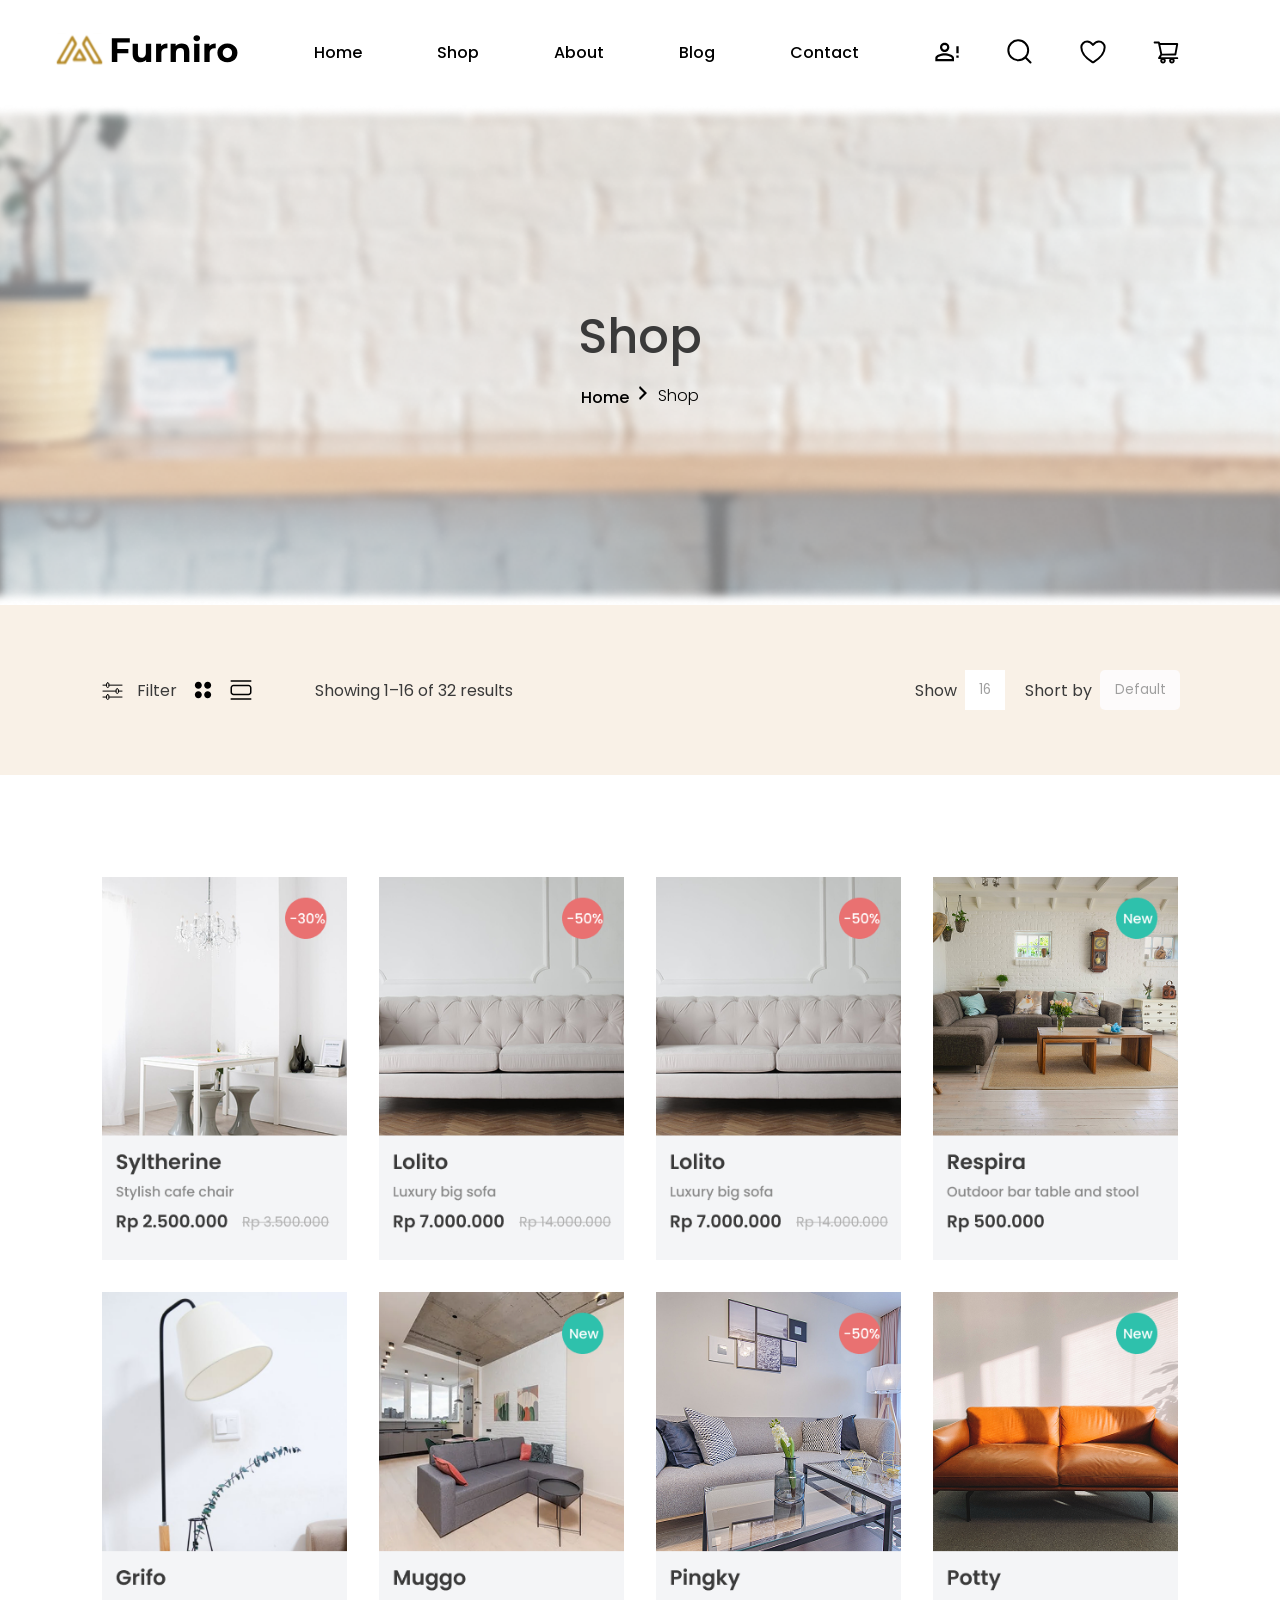
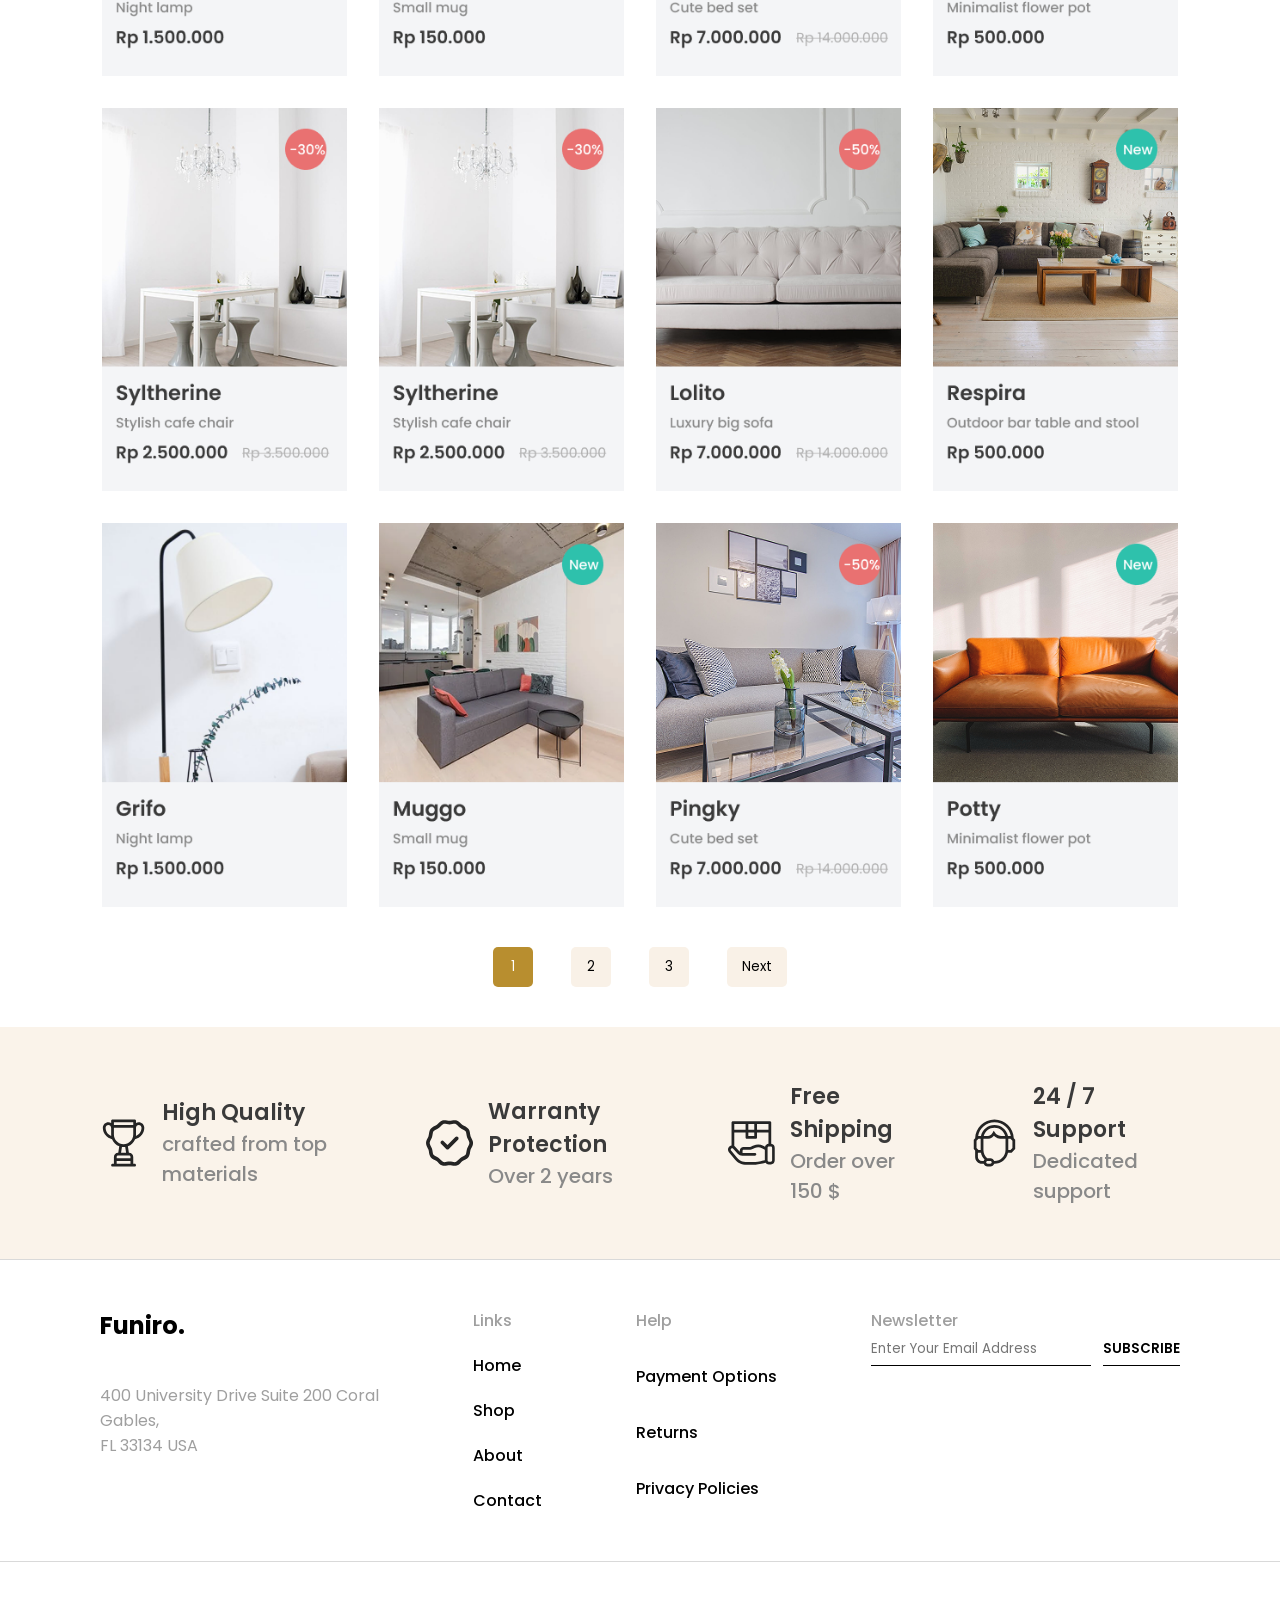
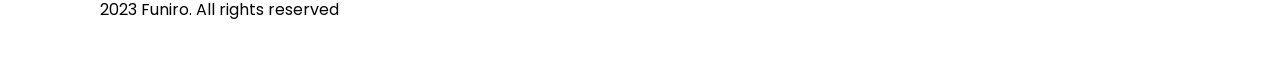
<file: shop/shop.html>
<!doctype html>
<html lang="en">
  <head>
    <meta charset="UTF-8" />
    <meta name="viewport" content="width=device-width, initial-scale=1.0" />
    <link rel="stylesheet" href="./shop.style.css" />
    <link rel="stylesheet" href="/style.css" />
    <title>Shop page</title>
  </head>
  <body>
    <nav class="nav">
      <div class="nav_container">
        <a href="/index.html" class="nav__logo"
          ><svg
            width="185"
            height="41"
            viewBox="0 0 185 41"
            fill="none"
            xmlns="http://www.w3.org/2000/svg"
            xmlns:xlink="http://www.w3.org/1999/xlink"
          >
            <rect
              y="4.5"
              width="50"
              height="32"
              fill="url(#pattern0_117_354)"
            />
            <path
              d="M62.922 19.91H74.346V24.33H62.922V19.91ZM63.33 33H57.822V9.2H75.808V13.62H63.33V33ZM86.4492 33.272C84.9305 33.272 83.5705 32.9773 82.3692 32.388C81.1905 31.7987 80.2725 30.9033 79.6152 29.702C78.9579 28.478 78.6292 26.9253 78.6292 25.044V14.708H83.9332V24.262C83.9332 25.7807 84.2505 26.9027 84.8852 27.628C85.5425 28.3307 86.4605 28.682 87.6392 28.682C88.4552 28.682 89.1805 28.512 89.8152 28.172C90.4499 27.8093 90.9485 27.2653 91.3112 26.54C91.6739 25.792 91.8552 24.8627 91.8552 23.752V14.708H97.1592V33H92.1272V27.968L93.0452 29.43C92.4332 30.6993 91.5265 31.6627 90.3252 32.32C89.1465 32.9547 87.8545 33.272 86.4492 33.272ZM102.073 33V14.708H107.139V19.876L106.425 18.38C106.969 17.088 107.842 16.1133 109.043 15.456C110.244 14.776 111.706 14.436 113.429 14.436V19.332C113.202 19.3093 112.998 19.298 112.817 19.298C112.636 19.2753 112.443 19.264 112.239 19.264C110.788 19.264 109.61 19.6833 108.703 20.522C107.819 21.338 107.377 22.6187 107.377 24.364V33H102.073ZM127.734 14.436C129.185 14.436 130.477 14.7307 131.61 15.32C132.766 15.8867 133.673 16.7707 134.33 17.972C134.987 19.1507 135.316 20.6693 135.316 22.528V33H130.012V23.344C130.012 21.8707 129.683 20.7827 129.026 20.08C128.391 19.3773 127.485 19.026 126.306 19.026C125.467 19.026 124.708 19.2073 124.028 19.57C123.371 19.91 122.849 20.4427 122.464 21.168C122.101 21.8933 121.92 22.8227 121.92 23.956V33H116.616V14.708H121.682V19.774L120.73 18.244C121.387 17.02 122.328 16.0793 123.552 15.422C124.776 14.7647 126.17 14.436 127.734 14.436ZM140.124 33V14.708H145.428V33H140.124ZM142.776 12.158C141.801 12.158 141.008 11.8747 140.396 11.308C139.784 10.7413 139.478 10.0387 139.478 9.2C139.478 8.36133 139.784 7.65867 140.396 7.092C141.008 6.52533 141.801 6.242 142.776 6.242C143.75 6.242 144.544 6.514 145.156 7.058C145.768 7.57933 146.074 8.25933 146.074 9.098C146.074 9.982 145.768 10.7187 145.156 11.308C144.566 11.8747 143.773 12.158 142.776 12.158ZM150.35 33V14.708H155.416V19.876L154.702 18.38C155.246 17.088 156.119 16.1133 157.32 15.456C158.522 14.776 159.984 14.436 161.706 14.436V19.332C161.48 19.3093 161.276 19.298 161.094 19.298C160.913 19.2753 160.72 19.264 160.516 19.264C159.066 19.264 157.887 19.6833 156.98 20.522C156.096 21.338 155.654 22.6187 155.654 24.364V33H150.35ZM173.431 33.272C171.482 33.272 169.748 32.864 168.229 32.048C166.733 31.232 165.543 30.1213 164.659 28.716C163.798 27.288 163.367 25.6673 163.367 23.854C163.367 22.018 163.798 20.3973 164.659 18.992C165.543 17.564 166.733 16.4533 168.229 15.66C169.748 14.844 171.482 14.436 173.431 14.436C175.358 14.436 177.081 14.844 178.599 15.66C180.118 16.4533 181.308 17.5527 182.169 18.958C183.031 20.3633 183.461 21.9953 183.461 23.854C183.461 25.6673 183.031 27.288 182.169 28.716C181.308 30.1213 180.118 31.232 178.599 32.048C177.081 32.864 175.358 33.272 173.431 33.272ZM173.431 28.92C174.315 28.92 175.109 28.716 175.811 28.308C176.514 27.9 177.069 27.322 177.477 26.574C177.885 25.8033 178.089 24.8967 178.089 23.854C178.089 22.7887 177.885 21.882 177.477 21.134C177.069 20.386 176.514 19.808 175.811 19.4C175.109 18.992 174.315 18.788 173.431 18.788C172.547 18.788 171.754 18.992 171.051 19.4C170.349 19.808 169.782 20.386 169.351 21.134C168.943 21.882 168.739 22.7887 168.739 23.854C168.739 24.8967 168.943 25.8033 169.351 26.574C169.782 27.322 170.349 27.9 171.051 28.308C171.754 28.716 172.547 28.92 173.431 28.92Z"
              fill="black"
            />
            <defs>
              <pattern
                id="pattern0_117_354"
                patternContentUnits="objectBoundingBox"
                width="1"
                height="1"
              >
                <use
                  xlink:href="#image0_117_354"
                  transform="matrix(0.00123102 0 0 0.00192346 -0.26 -0.6875)"
                />
              </pattern>
              <image
                id="image0_117_354"
                width="1251"
                height="1251"
                preserveAspectRatio="none"
                xlink:href="[data-uri]"
              />
            </defs>
          </svg>
        </a>

        <div class="nav__menu">
          <ul>
            <li><a href="/index.html">Home</a></li>
            <li><a href="#">Shop</a></li>
            <li><a href="/about/about.html">About</a></li>
            <li><a href="/blog/blog.html">Blog</a></li>
            <li><a href="/contact/contact.html">Contact</a></li>
          </ul>
        </div>

        <div class="nav__icons">
          <svg
            width="28"
            height="28"
            viewBox="0 0 28 28"
            fill="none"
            xmlns="http://www.w3.org/2000/svg"
          >
            <path
              d="M23.3333 14V8.16669H25.6666V15.1667H23.3333M23.3333 19.8334H25.6666V17.5H23.3333M11.6666 15.1667C14.7816 15.1667 21 16.73 21 19.8334V23.3334H2.33331V19.8334C2.33331 16.73 8.55165 15.1667 11.6666 15.1667ZM11.6666 4.66669C12.9043 4.66669 14.0913 5.15835 14.9665 6.03352C15.8416 6.90869 16.3333 8.09568 16.3333 9.33335C16.3333 10.571 15.8416 11.758 14.9665 12.6332C14.0913 13.5084 12.9043 14 11.6666 14C10.429 14 9.24198 13.5084 8.36682 12.6332C7.49164 11.758 6.99998 10.571 6.99998 9.33335C6.99998 8.09568 7.49164 6.90869 8.36682 6.03352C9.24198 5.15835 10.429 4.66669 11.6666 4.66669ZM11.6666 17.3834C8.20165 17.3834 4.54998 19.0867 4.54998 19.8334V21.1167H18.7833V19.8334C18.7833 19.0867 15.1316 17.3834 11.6666 17.3834ZM11.6666 6.88335C11.0169 6.88335 10.3937 7.14148 9.93424 7.60094C9.47477 8.06041 9.21665 8.68357 9.21665 9.33335C9.21665 9.98313 9.47477 10.6063 9.93424 11.0658C10.3937 11.5252 11.0169 11.7834 11.6666 11.7834C12.3164 11.7834 12.9396 11.5252 13.3991 11.0658C13.8585 10.6063 14.1166 9.98313 14.1166 9.33335C14.1166 8.68357 13.8585 8.06041 13.3991 7.60094C12.9396 7.14148 12.3164 6.88335 11.6666 6.88335Z"
              fill="black"
            />
          </svg>

          <svg
            width="28"
            height="28"
            viewBox="0 0 28 28"
            fill="none"
            xmlns="http://www.w3.org/2000/svg"
          >
            <path
              d="M24.5 24.5L19.2663 19.257M22.1666 12.25C22.1666 14.88 21.1219 17.4024 19.2621 19.2621C17.4024 21.1219 14.88 22.1666 12.25 22.1666C9.61992 22.1666 7.09757 21.1219 5.23784 19.2621C3.3781 17.4024 2.33331 14.88 2.33331 12.25C2.33331 9.61992 3.3781 7.09757 5.23784 5.23784C7.09757 3.3781 9.61992 2.33331 12.25 2.33331C14.88 2.33331 17.4024 3.3781 19.2621 5.23784C21.1219 7.09757 22.1666 9.61992 22.1666 12.25V12.25Z"
              stroke="black"
              stroke-width="2"
              stroke-linecap="round"
            />
          </svg>

          <svg
            width="28"
            height="28"
            viewBox="0 0 28 28"
            fill="none"
            xmlns="http://www.w3.org/2000/svg"
          >
            <path
              d="M8.16668 3.5C4.94551 3.5 2.33334 6.08533 2.33334 9.275C2.33334 11.8498 3.35418 17.9608 13.4027 24.1383C13.5827 24.2479 13.7893 24.3058 14 24.3058C14.2107 24.3058 14.4173 24.2479 14.5973 24.1383C24.6458 17.9608 25.6667 11.8498 25.6667 9.275C25.6667 6.08533 23.0545 3.5 19.8333 3.5C16.6122 3.5 14 7 14 7C14 7 11.3878 3.5 8.16668 3.5Z"
              stroke="black"
              stroke-width="2"
              stroke-linecap="round"
              stroke-linejoin="round"
            />
          </svg>

          <svg
            width="28"
            height="28"
            viewBox="0 0 28 28"
            fill="none"
            xmlns="http://www.w3.org/2000/svg"
          >
            <path
              d="M25.2355 19.1926H8.95234L9.76991 17.5273L23.3543 17.5027C23.8137 17.5027 24.2074 17.1746 24.2894 16.7207L26.1707 6.19062C26.2199 5.91445 26.1461 5.63008 25.9656 5.41406C25.8764 5.30775 25.7652 5.22211 25.6396 5.16309C25.514 5.10407 25.377 5.07308 25.2383 5.07227L7.95702 5.01484L7.80937 4.32031C7.7164 3.87734 7.31718 3.55469 6.86328 3.55469H2.63867C2.38267 3.55469 2.13716 3.65638 1.95614 3.8374C1.77513 4.01841 1.67343 4.26393 1.67343 4.51992C1.67343 4.77592 1.77513 5.02143 1.95614 5.20245C2.13716 5.38346 2.38267 5.48516 2.63867 5.48516H6.08124L6.72656 8.55312L8.31523 16.2449L6.26992 19.5836C6.1637 19.727 6.09972 19.8972 6.08523 20.075C6.07073 20.2528 6.10629 20.4312 6.18788 20.5898C6.35195 20.9152 6.68281 21.1203 7.04921 21.1203H8.7664C8.40032 21.6065 8.20258 22.1988 8.20312 22.8074C8.20312 24.3551 9.46093 25.6129 11.0086 25.6129C12.5562 25.6129 13.8141 24.3551 13.8141 22.8074C13.8141 22.1977 13.6117 21.6043 13.2508 21.1203H17.6559C17.2898 21.6065 17.092 22.1988 17.0926 22.8074C17.0926 24.3551 18.3504 25.6129 19.898 25.6129C21.4457 25.6129 22.7035 24.3551 22.7035 22.8074C22.7035 22.1977 22.5012 21.6043 22.1402 21.1203H25.2383C25.7687 21.1203 26.2035 20.6883 26.2035 20.1551C26.2019 19.8994 26.0993 19.6546 25.9179 19.4743C25.7366 19.294 25.4913 19.1927 25.2355 19.1926ZM8.35898 6.91797L24.1035 6.96992L22.5613 15.6051L10.1937 15.627L8.35898 6.91797ZM11.0086 23.6715C10.5328 23.6715 10.1445 23.2832 10.1445 22.8074C10.1445 22.3316 10.5328 21.9434 11.0086 21.9434C11.4844 21.9434 11.8726 22.3316 11.8726 22.8074C11.8726 23.0366 11.7816 23.2564 11.6196 23.4184C11.4575 23.5805 11.2378 23.6715 11.0086 23.6715ZM19.898 23.6715C19.4223 23.6715 19.034 23.2832 19.034 22.8074C19.034 22.3316 19.4223 21.9434 19.898 21.9434C20.3738 21.9434 20.7621 22.3316 20.7621 22.8074C20.7621 23.0366 20.6711 23.2564 20.509 23.4184C20.347 23.5805 20.1272 23.6715 19.898 23.6715Z"
              fill="black"
            />
          </svg>
        </div>

        <button class="nav__mobile_btn" aria-label="Open menu">
          <span></span>
          <span></span>
          <span></span>
        </button>
      </div>
    </nav>

    <main>
      <section class="shop__container">
        <div class="shop_titles">
          <h2>Shop</h2>

          <div class="shop_subtitle">
            <a href="/index.html">
              <span class="span1">Home</span>
              <svg
                width="20"
                height="20"
                viewBox="0 0 20 20"
                fill="none"
                xmlns="http://www.w3.org/2000/svg"
              >
                <path d="M6 15L11 10L6 5L7 3L14 10L7 17L6 15Z" fill="black" />
              </svg>
            </a>

            <span> Shop</span>
          </div>
        </div>
      </section>

      <section class="shop__container2">
        <div class="first">
          <svg
            width="25"
            height="25"
            viewBox="0 0 25 25"
            fill="none"
            xmlns="http://www.w3.org/2000/svg"
          >
            <path
              d="M22.0238 7.14285H8.92857M6.54762 7.14285H2.97619M22.0238 19.0476H8.92857M6.54762 19.0476H2.97619M16.0714 13.0952H2.97619M22.0238 13.0952H18.4524M7.7381 4.7619C8.05383 4.7619 8.35663 4.88733 8.57989 5.11058C8.80315 5.33384 8.92857 5.63664 8.92857 5.95238V8.33333C8.92857 8.64906 8.80315 8.95187 8.57989 9.17512C8.35663 9.39838 8.05383 9.52381 7.7381 9.52381C7.42236 9.52381 7.11956 9.39838 6.8963 9.17512C6.67304 8.95187 6.54762 8.64906 6.54762 8.33333V5.95238C6.54762 5.63664 6.67304 5.33384 6.8963 5.11058C7.11956 4.88733 7.42236 4.7619 7.7381 4.7619V4.7619ZM7.7381 16.6667C8.05383 16.6667 8.35663 16.7921 8.57989 17.0153C8.80315 17.2386 8.92857 17.5414 8.92857 17.8571V20.2381C8.92857 20.5538 8.80315 20.8566 8.57989 21.0799C8.35663 21.3031 8.05383 21.4286 7.7381 21.4286C7.42236 21.4286 7.11956 21.3031 6.8963 21.0799C6.67304 20.8566 6.54762 20.5538 6.54762 20.2381V17.8571C6.54762 17.5414 6.67304 17.2386 6.8963 17.0153C7.11956 16.7921 7.42236 16.6667 7.7381 16.6667ZM17.2619 10.7143C17.5776 10.7143 17.8804 10.8397 18.1037 11.063C18.327 11.2862 18.4524 11.589 18.4524 11.9048V14.2857C18.4524 14.6014 18.327 14.9042 18.1037 15.1275C17.8804 15.3508 17.5776 15.4762 17.2619 15.4762C16.9462 15.4762 16.6434 15.3508 16.4201 15.1275C16.1969 14.9042 16.0714 14.6014 16.0714 14.2857V11.9048C16.0714 11.589 16.1969 11.2862 16.4201 11.063C16.6434 10.8397 16.9462 10.7143 17.2619 10.7143V10.7143Z"
              stroke="black"
              stroke-linecap="round"
              stroke-linejoin="round"
            />
          </svg>
          <span>Filter</span>
          <svg
            width="28"
            height="28"
            viewBox="0 0 28 28"
            fill="none"
            xmlns="http://www.w3.org/2000/svg"
          >
            <path
              d="M18.6667 22.1667C17.7384 22.1667 16.8482 21.7979 16.1918 21.1416C15.5354 20.4852 15.1667 19.5949 15.1667 18.6667C15.1667 17.7384 15.5354 16.8482 16.1918 16.1918C16.8482 15.5354 17.7384 15.1667 18.6667 15.1667C19.5949 15.1667 20.4852 15.5354 21.1415 16.1918C21.7979 16.8482 22.1667 17.7384 22.1667 18.6667C22.1667 19.5949 21.7979 20.4852 21.1415 21.1416C20.4852 21.7979 19.5949 22.1667 18.6667 22.1667ZM9.33334 22.1667C8.40508 22.1667 7.51484 21.7979 6.85846 21.1416C6.20208 20.4852 5.83334 19.5949 5.83334 18.6667C5.83334 17.7384 6.20208 16.8482 6.85846 16.1918C7.51484 15.5354 8.40508 15.1667 9.33334 15.1667C10.2616 15.1667 11.1518 15.5354 11.8082 16.1918C12.4646 16.8482 12.8333 17.7384 12.8333 18.6667C12.8333 19.5949 12.4646 20.4852 11.8082 21.1416C11.1518 21.7979 10.2616 22.1667 9.33334 22.1667ZM18.6667 12.8333C17.7384 12.8333 16.8482 12.4646 16.1918 11.8082C15.5354 11.1518 15.1667 10.2616 15.1667 9.33334C15.1667 8.40509 15.5354 7.51485 16.1918 6.85847C16.8482 6.20209 17.7384 5.83334 18.6667 5.83334C19.5949 5.83334 20.4852 6.20209 21.1415 6.85847C21.7979 7.51485 22.1667 8.40509 22.1667 9.33334C22.1667 10.2616 21.7979 11.1518 21.1415 11.8082C20.4852 12.4646 19.5949 12.8333 18.6667 12.8333ZM9.33334 12.8333C8.40508 12.8333 7.51484 12.4646 6.85846 11.8082C6.20208 11.1518 5.83334 10.2616 5.83334 9.33334C5.83334 8.40509 6.20208 7.51485 6.85846 6.85847C7.51484 6.20209 8.40508 5.83334 9.33334 5.83334C10.2616 5.83334 11.1518 6.20209 11.8082 6.85847C12.4646 7.51485 12.8333 8.40509 12.8333 9.33334C12.8333 10.2616 12.4646 11.1518 11.8082 11.8082C11.1518 12.4646 10.2616 12.8333 9.33334 12.8333Z"
              fill="black"
            />
          </svg>
          <svg
            width="24"
            height="24"
            viewBox="0 0 24 24"
            fill="none"
            xmlns="http://www.w3.org/2000/svg"
          >
            <path
              d="M4.5 6.75H19.5C20.2956 6.75 21.0587 7.06607 21.6213 7.62868C22.1839 8.19129 22.5 8.95435 22.5 9.75V14.25C22.5 15.0456 22.1839 15.8087 21.6213 16.3713C21.0587 16.9339 20.2956 17.25 19.5 17.25H4.5C3.70435 17.25 2.94129 16.9339 2.37868 16.3713C1.81607 15.8087 1.5 15.0456 1.5 14.25V9.75C1.5 8.95435 1.81607 8.19129 2.37868 7.62868C2.94129 7.06607 3.70435 6.75 4.5 6.75ZM4.5 8.25C4.10218 8.25 3.72064 8.40804 3.43934 8.68934C3.15804 8.97064 3 9.35218 3 9.75V14.25C3 14.6478 3.15804 15.0294 3.43934 15.3107C3.72064 15.592 4.10218 15.75 4.5 15.75H19.5C19.8978 15.75 20.2794 15.592 20.5607 15.3107C20.842 15.0294 21 14.6478 21 14.25V9.75C21 9.35218 20.842 8.97064 20.5607 8.68934C20.2794 8.40804 19.8978 8.25 19.5 8.25H4.5ZM1.5 3C1.5 2.80109 1.57902 2.61032 1.71967 2.46967C1.86032 2.32902 2.05109 2.25 2.25 2.25H21.75C21.9489 2.25 22.1397 2.32902 22.2803 2.46967C22.421 2.61032 22.5 2.80109 22.5 3C22.5 3.19891 22.421 3.38968 22.2803 3.53033C22.1397 3.67098 21.9489 3.75 21.75 3.75H2.25C2.05109 3.75 1.86032 3.67098 1.71967 3.53033C1.57902 3.38968 1.5 3.19891 1.5 3ZM1.5 21C1.5 20.8011 1.57902 20.6103 1.71967 20.4697C1.86032 20.329 2.05109 20.25 2.25 20.25H21.75C21.9489 20.25 22.1397 20.329 22.2803 20.4697C22.421 20.6103 22.5 20.8011 22.5 21C22.5 21.1989 22.421 21.3897 22.2803 21.5303C22.1397 21.671 21.9489 21.75 21.75 21.75H2.25C2.05109 21.75 1.86032 21.671 1.71967 21.5303C1.57902 21.3897 1.5 21.1989 1.5 21Z"
              fill="black"
            />
          </svg>

          <p>Showing 1–16 of 32 results</p>
        </div>

        <div class="second">
          <div class="short">
            <span>Show</span>
            <button class="shop_btn">
              <span>16</span>
            </button>
          </div>

          <div class="short">
            <span>Short by</span>
            <button class="shop_btn2">
              <span>Default</span>
            </button>
          </div>
        </div>
      </section>

      <section class="shop__container3">
        <div class="shop__products">
          <div class="products__card">
  <img src="/images/products_card1.png" alt="Product card" />

  <div class="overlay">
    <button>Add to cart</button>

    <div class="overlay_actions">
      <span>Share</span>
      <span>Compare</span>
      <span>Like</span>
    </div>
  </div>
            </div>

          <div class="products__card">
  <img src="/images/products_card3.png" alt="Product card" />

  <div class="overlay">
    <button>Add to cart</button>

    <div class="overlay_actions">
      <span>Share</span>
      <span>Compare</span>
      <span>Like</span>
    </div>
  </div>
            </div>

          <div class="products__card">
  <img src="/images/products_card3.png" alt="Product card" />

  <div class="overlay">
    <button>Add to cart</button>

    <div class="overlay_actions">
      <span>Share</span>
      <span>Compare</span>
      <span>Like</span>
    </div>
  </div>
            </div>

         <div class="products__card">
  <img src="/images/products_card4.png" alt="Product card" />

  <div class="overlay">
    <button>Add to cart</button>

    <div class="overlay_actions">
      <span>Share</span>
      <span>Compare</span>
      <span>Like</span>
    </div>
  </div>
            </div>

        <div class="products__card">
  <img src="/images/products_card5.png" alt="Product card" />

  <div class="overlay">
    <button>Add to cart</button>

    <div class="overlay_actions">
      <span>Share</span>
      <span>Compare</span>
      <span>Like</span>
    </div>
  </div>
            </div>

         <div class="products__card">
  <img src="/images/products_card6.png" alt="Product card" />

  <div class="overlay">
    <button>Add to cart</button>

    <div class="overlay_actions">
      <span>Share</span>
      <span>Compare</span>
      <span>Like</span>
    </div>
  </div>
            </div>

       <div class="products__card">
  <img src="/images/products_card7.png" alt="Product card" />

  <div class="overlay">
    <button>Add to cart</button>

    <div class="overlay_actions">
      <span>Share</span>
      <span>Compare</span>
      <span>Like</span>
    </div>
  </div>
            </div>

           <div class="products__card">
  <img src="/images/products_card8.png" alt="Product card" />

  <div class="overlay">
    <button>Add to cart</button>

    <div class="overlay_actions">
      <span>Share</span>
      <span>Compare</span>
      <span>Like</span>
    </div>
  </div>
            </div>

         <div class="products__card">
  <img src="/images/products_card1.png" alt="Product card" />

  <div class="overlay">
    <button>Add to cart</button>

    <div class="overlay_actions">
      <span>Share</span>
      <span>Compare</span>
      <span>Like</span>
    </div>
  </div>
            </div>

             <div class="products__card">
  <img src="/images/products_card1.png" alt="Product card" />

  <div class="overlay">
    <button>Add to cart</button>

    <div class="overlay_actions">
      <span>Share</span>
      <span>Compare</span>
      <span>Like</span>
    </div>
  </div>
            </div>
         

          <div class="products__card">
  <img src="/images/products_card3.png" alt="Product card" />

  <div class="overlay">
    <button>Add to cart</button>

    <div class="overlay_actions">
      <span>Share</span>
      <span>Compare</span>
      <span>Like</span>
    </div>
  </div>
            </div>

           <div class="products__card">
  <img src="/images/products_card4.png" alt="Product card" />

  <div class="overlay">
    <button>Add to cart</button>

    <div class="overlay_actions">
      <span>Share</span>
      <span>Compare</span>
      <span>Like</span>
    </div>
  </div>
            </div>

           <div class="products__card">
  <img src="/images/products_card5.png" alt="Product card" />

  <div class="overlay">
    <button>Add to cart</button>

    <div class="overlay_actions">
      <span>Share</span>
      <span>Compare</span>
      <span>Like</span>
    </div>
  </div>
            </div>

           <div class="products__card">
  <img src="/images/products_card6.png" alt="Product card" />

  <div class="overlay">
    <button>Add to cart</button>

    <div class="overlay_actions">
      <span>Share</span>
      <span>Compare</span>
      <span>Like</span>
    </div>
  </div>
            </div>
 <div class="products__card">
  <img src="/images/products_card7.png" alt="Product card" />

  <div class="overlay">
    <button>Add to cart</button>

    <div class="overlay_actions">
      <span>Share</span>
      <span>Compare</span>
      <span>Like</span>
    </div>
  </div>
            </div>
         <div class="products__card">
  <img src="/images/products_card8.png" alt="Product card" />

  <div class="overlay">
    <button>Add to cart</button>

    <div class="overlay_actions">
      <span>Share</span>
      <span>Compare</span>
      <span>Like</span>
    </div>
  </div>
            </div>
        </div>

        <div class="shop__productsBtn3">
          <button class="shop_btn1">
            <span>1</span>
          </button>
          <button class="shop_btn2">
            <span>2</span>
          </button>
          <button class="shop_btn2">
            <span>3</span>
          </button>
          <button class="shop_btn4">
            <span>Next</span>
          </button>
        </div>
      </section>

      <section class="shop__container4">
        <div class="message">
          <div class="message1">
            <svg width="60" height="60" viewBox="0 0 60 60" fill="none">
              <path
                d="M49.3546 3.51562C48.0743 3.51562 46.8741 3.86121 45.8389 4.46156V1.75781C45.8389 0.787031 45.0519 0 44.0811 0H15.9561C14.9852 0 14.1982 0.787031 14.1982 1.75781V4.48301C13.1549 3.8693 11.9409 3.51562 10.6454 3.51562C6.7684 3.51562 3.61418 6.66984 3.61418 10.5469C3.61418 13.5041 4.49051 16.3615 6.14836 18.8102C8.97071 22.9789 12.4511 24.0607 15.3309 25.2127C16.9915 29.348 20.3495 32.6252 24.5384 34.1769L23.2421 42.4219H22.9874C20.0796 42.4219 17.7139 44.7875 17.7139 47.6953V56.4844H15.9561C14.9854 56.4844 14.1983 57.2714 14.1983 58.2422C14.1983 59.213 14.9854 60 15.9561 60H44.0811C45.0519 60 45.8389 59.213 45.8389 58.2422C45.8389 57.2714 45.0519 56.4844 44.0811 56.4844H42.3233V47.6953C42.3233 44.7875 39.9577 42.4219 37.0499 42.4219H36.7951L35.499 34.177C39.694 32.623 43.0557 29.3386 44.7138 25.1948C47.4343 24.1066 51.0005 23.0217 53.8518 18.8102C55.5096 16.3615 56.3859 13.504 56.3859 10.5469C56.3858 6.66984 53.2316 3.51562 49.3546 3.51562ZM14.1852 20.968C9.89918 19.2536 7.12981 15.1631 7.12981 10.5469C7.12981 8.60836 8.70692 7.03125 10.6454 7.03125C12.5839 7.03125 14.1611 8.60836 14.1611 10.5469C14.1611 10.6705 14.1741 10.791 14.1983 10.9073V19.3359C14.1983 19.9009 14.2287 20.4588 14.2868 21.0087L14.1852 20.968ZM38.8077 56.4844H21.2296V52.9688H38.8077V56.4844ZM37.0499 45.9375C38.0191 45.9375 38.8077 46.7261 38.8077 47.6953V49.4531H21.2296V47.6953C21.2296 46.7261 22.0181 45.9375 22.9874 45.9375C23.9411 45.9375 34.8134 45.9375 37.0499 45.9375ZM26.8009 42.4219L27.9641 35.023C28.6368 35.1107 29.3224 35.1562 30.0186 35.1562C30.7148 35.1562 31.4005 35.1105 32.0732 35.023L33.2364 42.4219H26.8009ZM42.3233 19.3359C42.3233 26.1207 36.8034 31.6406 30.0186 31.6406C23.2338 31.6406 17.7139 26.1207 17.7139 19.3359V10.5469H42.3233V19.3359ZM42.3233 7.03125H17.7139V3.51562H42.3233V7.03125ZM45.8147 20.968L45.7522 20.993C45.8092 20.4483 45.8388 19.8955 45.8388 19.3359V10.5469C45.8389 8.60836 47.4161 7.03125 49.3546 7.03125C51.2931 7.03125 52.8702 8.60836 52.8702 10.5469C52.8702 15.1631 50.1008 19.2537 45.8147 20.968Z"
                fill="#242424"
              />
            </svg>
            <div class="messageText">
              <h2>High Quality</h2>
              <p>crafted from top materials</p>
            </div>
          </div>

          <div class="message1">
            <svg width="60" height="60" viewBox="0 0 60 60" fill="none">
              <g clip-path="url(#clip0_117_621)">
                <path
                  d="M56.786 21.2612C55.9943 18.8097 56.3318 15.1296 54.274 12.2882C52.2 9.42438 48.5929 8.61039 46.556 7.1207C44.5406 5.64672 42.6656 2.43918 39.2755 1.33293C35.981 0.257852 32.6121 1.71672 30 1.71672C27.3882 1.71672 24.0196 0.2575 20.7245 1.33281C17.335 2.43883 15.4584 5.64707 13.4443 7.12035C11.4097 8.60828 7.79988 9.42449 5.72625 12.2879C3.6702 15.127 4.0043 18.8154 3.21398 21.2611C2.46187 23.5888 0 26.3825 0 30.0003C0 33.6203 2.45906 36.4032 3.21398 38.7393C4.0057 41.1909 3.6682 44.8709 5.72602 47.7123C7.79988 50.5763 11.4069 51.3902 13.444 52.88C15.459 54.3537 17.3344 57.5615 20.7245 58.6676C24.0168 59.742 27.3909 58.2838 30 58.2838C32.6054 58.2838 35.9875 59.7405 39.2755 58.6677C42.6652 57.5617 44.5405 54.3542 46.5557 52.8802C48.5903 51.3923 52.2001 50.5761 54.2738 47.7127C56.3299 44.8735 55.9956 41.1854 56.786 38.7394C57.5381 36.4116 60 33.618 60 30.0003C60 26.3805 57.5415 23.5984 56.786 21.2612ZM52.3257 37.298C51.4029 40.1545 51.6446 43.3512 50.4775 44.963C49.2946 46.5962 46.1869 47.3423 43.7889 49.0963C41.4171 50.8308 39.7548 53.5804 37.8214 54.2112C35.9924 54.8082 33.0116 53.5961 30.0001 53.5961C26.9666 53.5961 24.0165 54.8107 22.1787 54.2112C20.2455 53.5804 18.5856 50.8327 16.2113 49.0962C13.8274 47.3528 10.702 46.5914 9.52254 44.9628C8.3591 43.3564 8.59172 40.1375 7.67449 37.2981C6.77543 34.5162 4.6875 32.1074 4.6875 30.0003C4.6875 27.891 6.77355 25.4905 7.67426 22.7025C8.59711 19.8462 8.35535 16.6492 9.52254 15.0375C10.7047 13.4054 13.8148 12.6569 16.2113 10.9042C18.5905 9.1641 20.2424 6.42109 22.1784 5.78934C24.006 5.19309 26.9965 6.40445 29.9999 6.40445C33.0389 6.40445 35.9816 5.18898 37.8213 5.78934C39.7542 6.42004 41.4156 9.16879 43.7889 10.9043C46.1723 12.6477 49.298 13.4091 50.4775 15.0377C51.6411 16.6444 51.4072 19.86 52.3255 22.7023V22.7024C53.2246 25.4843 55.3125 27.8931 55.3125 30.0003C55.3125 32.1095 53.2264 34.51 52.3257 37.298ZM40.798 22.4774C41.7134 23.3928 41.7134 24.8767 40.798 25.792L29.0668 37.5231C28.1515 38.4385 26.6674 38.4384 25.7522 37.5231L19.2021 30.973C18.2868 30.0577 18.2866 28.5737 19.202 27.6585C20.1173 26.7433 21.6015 26.7432 22.5165 27.6585L27.4095 32.5513L37.4832 22.4775C38.3986 21.5622 39.8827 21.5622 40.798 22.4774Z"
                  fill="#242424"
                />
              </g>
              <defs>
                <clipPath id="clip0_117_621">
                  <rect width="60" height="60" fill="white" />
                </clipPath>
              </defs>
            </svg>
            <div class="messageText">
              <h2>Warranty Protection</h2>
              <p>Over 2 years</p>
            </div>
          </div>

          <div class="message1">
            <svg width="60" height="60" viewBox="0 0 60 60" fill="none">
              <g clip-path="url(#clip0_117_629)">
                <path
                  d="M55.3479 31.1019V3.77964C55.3479 2.80489 54.5576 2.01465 53.5829 2.01465H6.29505C5.3203 2.01465 4.53006 2.80489 4.53006 3.77964V33.28C3.67863 33.404 2.84626 33.7346 2.10991 34.2812C-0.211409 35.9273 -0.760439 39.6109 1.18399 41.8827L9.13386 51.5204C14.0549 57.2798 19.2824 57.9854 27.0538 57.9854C33.7228 57.9854 36.7043 58.0148 42.5164 56.6905L48.1759 55.3369C49.0936 56.6184 50.5504 57.4485 52.1882 57.4485H54.9762C57.7463 57.4485 59.9999 55.0744 59.9999 52.1561V36.3784C60 33.592 57.9449 31.3031 55.3479 31.1019ZM47.4146 34.7326L45.0629 33.5382C41.1963 31.5865 36.7258 31.5142 32.7981 33.3403C31.7265 33.7618 29.3893 35.1759 28.177 35.1286H20.0167C17.3099 35.1286 15.1076 37.3307 15.1076 40.0376V41.3247C15.0925 41.3087 15.0766 41.2936 15.0616 41.2773L9.23423 34.9519C8.88158 34.5692 8.4854 34.2489 8.06016 33.9919V16.481H22.504V22.951C22.504 23.9257 23.2943 24.7159 24.269 24.7159H35.4062C36.3809 24.7159 37.1712 23.9257 37.1712 22.951V16.481H51.818V31.1018C49.7558 31.2611 48.0362 32.7364 47.4146 34.7326ZM26.0339 16.481H33.6411V21.186H26.0339V16.481ZM51.8179 12.951H37.1712V5.54463H51.818V12.951H51.8179ZM33.6412 5.54463V12.9511H26.034V5.54463H33.6412ZM22.5039 5.54463V12.9511H8.06004V5.54463H22.5039ZM41.6972 53.2568C36.3281 54.4865 33.0945 54.4367 27.1171 54.4367C19.8218 54.4367 16.2969 54.3188 11.8571 49.274L3.90725 39.6363C2.52444 37.8357 5.02908 35.7101 6.63804 37.3435L12.4655 43.669C14.0056 45.2941 15.9437 46.1885 18.3324 46.2411H34.4889C35.4636 46.2411 36.2539 45.4508 36.2539 44.4761C36.2539 43.5013 35.4636 42.7111 34.4889 42.7111H18.6375V40.0373C18.6375 39.277 19.2561 38.6583 20.0165 38.6583H28.1769C30.0153 38.79 32.6688 37.2549 34.2863 36.541C37.2279 35.1733 40.5762 35.2274 43.4683 36.6872L47.1647 38.5646V51.9489L41.6972 53.2568ZM56.4701 52.156C56.4701 53.1278 55.7999 53.9184 54.9763 53.9184H52.1883C51.3646 53.9184 50.6947 53.1278 50.6947 52.156V36.3784C50.6947 35.4066 51.3648 34.6159 52.1883 34.6159H54.9763C55.7999 34.6159 56.4701 35.4065 56.4701 36.3784V52.156Z"
                  fill="#242424"
                />
              </g>
              <defs>
                <clipPath id="clip0_117_629">
                  <rect width="60" height="60" fill="white" />
                </clipPath>
              </defs>
            </svg>
            <div class="messageText">
              <h2>Free Shipping</h2>
              <p>Order over 150 $</p>
            </div>
          </div>

          <div class="message1">
            <svg width="60" height="60" viewBox="0 0 60 60" fill="none">
              <path
                d="M54.6936 23.9628C54.2992 10.6825 43.3742 0 29.9999 0C16.6257 0 5.70065 10.6825 5.30618 23.9628L3.52936 25.7396V37.7898L5.29406 39.5545V47.7647C5.29406 52.5652 9.19948 56.4706 13.9999 56.4706H16.1858C16.9143 58.5246 18.8758 60 21.1764 60H24.7058C27.0079 60 28.9705 58.5225 29.6978 56.4664C29.7987 56.4681 29.8997 56.4706 29.9999 56.4706C38.5221 56.4706 45.6527 50.3981 47.2922 42.3529H51.9074L56.4705 37.7898V25.7396L54.6936 23.9628ZM29.9999 3.52941C40.4742 3.52941 49.1954 11.174 50.8807 21.1765H47.2922C45.6527 13.1313 38.5221 7.05882 29.9999 7.05882C21.4778 7.05882 14.3472 13.1313 12.7077 21.1765H9.11924C10.8045 11.174 19.5257 3.52941 29.9999 3.52941ZM43.6709 21.1765C37.9663 21.1594 33.9369 21.5068 30.6148 16.6506L29.0016 14.2926L27.6152 16.7907C25.5952 20.4306 22.8749 21.1765 19.4117 21.1765H16.329C17.9002 15.0944 23.4337 10.5882 29.9999 10.5882C36.5662 10.5882 42.0997 15.0944 43.6709 21.1765ZM12.3529 38.8235H9.55442L7.05877 36.3279V27.2015L9.55442 24.7059H12.3529V38.8235ZM8.82348 47.7647V42.3529H12.7043C13.3687 45.6441 14.9582 48.6652 17.313 51.0916C16.8194 51.6191 16.4322 52.2467 16.1858 52.9412H13.9999C11.1456 52.9412 8.82348 50.6191 8.82348 47.7647ZM24.7058 56.4706H21.1764C20.2032 56.4706 19.4117 55.6791 19.4117 54.7059C19.4117 53.7328 20.2032 52.9412 21.1764 52.9412H24.7058C25.6789 52.9412 26.4705 53.7328 26.4705 54.7059C26.4705 55.6791 25.6789 56.4706 24.7058 56.4706ZM44.1176 38.8235C44.1176 46.608 37.7844 52.9412 29.9999 52.9412C29.8988 52.9412 29.7968 52.9392 29.6949 52.9368C28.9652 50.8851 27.0048 49.4118 24.7058 49.4118C21.0823 49.4198 21.1401 49.3936 20.6884 49.4352C17.6247 46.7498 15.8823 42.9248 15.8823 38.8235V24.7059H19.4117C22.5349 24.7059 26.3384 24.1909 29.2827 20.6076C33.1674 24.6786 37.9147 24.7059 42.1762 24.7059H44.1176V38.8235ZM52.9411 36.3279L50.4455 38.8235H47.647V24.7059H50.4455L52.9411 27.2015V36.3279Z"
                fill="#242424"
              />
            </svg>
            <div class="messageText">
              <h2>24 / 7 Support</h2>
              <p>Dedicated support</p>
            </div>
          </div>
        </div>
      </section>
    </main>

    <footer class="footer">
      <div class="footer__container">
        <div class="footer__logo">
          <h2>Funiro.</h2>
          <p>
            400 University Drive Suite 200 Coral <br />
            Gables,<br />
            FL 33134 USA
          </p>
        </div>

        <div class="information">
          <h4>Links</h4>
          <a href="/index.html">Home</a>
          <a href="#">Shop</a>
          <a href="/about/about.html">About</a>
          <a href="/contact/contact.html">Contact</a>
        </div>

        <div class="information">
          <h4>Help</h4>
          <a href="#">Payment Options</a>
          <a href="#">Returns</a>
          <a href="#">Privacy Policies</a>
        </div>

        <div class="subscription">
          <h4>Newsletter</h4>

          <form>
            <input type="email" placeholder="Enter Your Email Address" />
            <button type="submit">SUBSCRIBE</button>
          </form>
        </div>
      </div>

      <div class="other_info">
        <span>2023 Funiro. All rights reserved</span>
      </div>
    </footer>
  </body>
</html>
</file>
<file: style.css>
@import url("https://fonts.googleapis.com/css2?family=Poppins:wght@400;500;600;700;800&display=swap");
@import url("https://fonts.googleapis.com/css2?family=Montserrat:wght@600;700;800&display=swap");

:root {
  --black: #000000;
  --gray: #333333;
  --yellow: #b88e2f;
  --gray1: #3a3a3a;
  --gray2: #616161;
  --gray3: #9f9f9f;
  --white-secondary: #fcf8f3;
  --white-primary: #ffffff;
  --yellow2: #fff3e3;
  --border: #d9d9d9;
}

* {
  margin: 0;
  padding: 0;
  box-sizing: border-box;
}

html {
  scroll-behavior: smooth;
}

body {
  overflow-x: hidden;
  font-family: "Poppins", sans-serif;
  color: var(--gray1);
  background-color: var(--white-primary);
}

img {
  display: block;
  max-width: 100%;
}

button {
  font-family: inherit;
  cursor: pointer;
}

.nav_container {
  width: 100%;
  min-height: 100px;
  background-color: var(--white-primary);
  display: flex;
  align-items: center;
  justify-content: space-between;
  gap: 24px;
  padding: 29px 100px 30px 54px;
}

.nav__logo {
  text-decoration: none;
  color: var(--black);
  font-weight: 700;
  font-size: 34px;
  line-height: 1;
  flex-shrink: 0;
}

.nav__menu ul {
  display: flex;
  align-items: center;
  list-style: none;
  gap: 75px;
}

.nav__menu a {
  text-decoration: none;
  color: var(--black);
  font-weight: 500;
  font-size: 16px;
}

.nav__icons {
  display: flex;
  align-items: center;
  gap: 45px;
  flex-shrink: 0;
}

.nav__icons img {
  width: 24px;
  height: 24px;
  object-fit: contain;
}

.nav__mobile_btn {
  display: none;
  width: 30px;
  height: 24px;
  border: none;
  background: transparent;
  flex-direction: column;
  justify-content: space-between;
}

.nav__mobile_btn span {
  width: 100%;
  height: 3px;
  border-radius: 10px;
  background-color: var(--black);
}

.main__container {
  min-height: calc(100vh - 100px);
  background: url("/images/home_background.jpg") center / cover no-repeat;
  display: flex;
  justify-content: flex-end;
  align-items: center;
  padding: 40px 100px;
}

.main__card {
  width: min(100%, 550px);
  margin-left: auto;
  margin-right: 0;
  border-radius: 10px;
  background-color: var(--yellow2);
  padding: 62px 43px 37px 39px;
}

.main__card h3 {
  font-weight: 600;
  font-size: 16px;
  letter-spacing: 3px;
  margin-bottom: 4px;
  color: var(--gray1);
}

.main__card h1 {
  font-family: "Montserrat", sans-serif;
  font-weight: 700;
  font-size: 52px;
  line-height: 1.25;
  margin-bottom: 17px;
  color: var(--yellow);
}

.main__card p {
  font-weight: 500;
  font-size: 18px;
  line-height: 1.5;
  color: var(--gray1);
}

.main__card button {
  margin-top: 46px;
  padding: 25px 72px;
  border: none;
  background-color: var(--yellow);
}

.main__card button span {
  font-weight: 700;
  font-size: 16px;
  color: var(--white-primary);
}

.main__container2 {
  padding: 56px 126px 0 131px;
}

.main__container2 h2 {
  text-align: center;
  font-weight: 700;
  font-size: 32px;
  color: var(--gray1);
}

.main__container2 > p {
  margin-top: 8px;
  text-align: center;
  font-weight: 400;
  font-size: 20px;
  color: var(--gray2);
}

.main__cards {
  display: flex;
  justify-content: center;
  gap: 32px;
  padding-top: 63px;
}

.main__card1,
.main__card2,
.main__card3 {
  text-align: center;
}

.main__card1 img,
.main__card2 img,
.main__card3 img {
  width: 100%;
  max-width: 381px;
  border-radius: 10px;
}

.main__card1 span,
.main__card2 span,
.main__card3 span {
  display: block;
  padding-top: 30px;
  font-weight: 600;
  font-size: 24px;
  color: var(--gray1);
}

.products__container {
  padding: 56px 102px 0;
}

.products__container h2 {
  text-align: center;
  font-weight: 700;
  font-size: 40px;
  margin-bottom: 32px;
}

.products__cards {
  display: grid;
  grid-template-columns: repeat(4, minmax(0, 1fr));
  gap: 32px;
}

.products__card img {
  width: 100%;
  height: auto;
}

.show-more-btn {
  display: flex;
  justify-content: center;
  align-items: center;
  margin: 32px auto 0;
  padding: 12px 72px;
  border: 1px solid var(--yellow);
  background-color: var(--white-primary);
}

.show-more-btn span {
  font-weight: 600;
  font-size: 16px;
  color: var(--yellow);
}

.rooms-section {
  margin-top: 69px;
  background-color: var(--white-secondary);
  display: flex;
  align-items: center;
  gap: 42px;
  padding: 44px 0 44px 100px;
  overflow: hidden;
}

.rooms-info {
  flex: 0 0 420px;
}

.rooms-info h2 {
  max-width: 390px;
  font-weight: 700;
  font-size: 40px;
  line-height: 1.2;
  color: var(--gray1);
}

.rooms-info p {
  margin-top: 8px;
  max-width: 370px;
  font-weight: 500;
  font-size: 16px;
  line-height: 1.5;
  color: var(--gray2);
}

.rooms-info button {
  margin-top: 25px;
  padding: 18px 36px;
  border: none;
  background-color: var(--yellow);
}

.rooms-info button span {
  font-weight: 600;
  font-size: 16px;
  color: var(--white-primary);
}

.rooms-slider {
  flex: 1;
  min-width: 0;
}

.rooms-track {
  display: flex;
  gap: 24px;
  overflow-x: auto;
  scroll-snap-type: x mandatory;
  scroll-behavior: smooth;
  padding-bottom: 52px;

  scrollbar-width: none;
  -ms-overflow-style: none;
}

.rooms-track::-webkit-scrollbar {
  display: none;
}

.room-slide {
  position: relative;
  flex: 0 0 372px;
  height: 486px;
  overflow: hidden;
  scroll-snap-align: start;
}

.room-slide-active {
  flex-basis: 404px;
  height: 582px;
}

.room-slide img {
  width: 100%;
  height: 100%;
  object-fit: cover;
}

.room-content {
  position: absolute;
  left: 24px;
  bottom: 24px;
  width: 217px;
  background-color: rgba(255, 255, 255, 0.86);
  backdrop-filter: blur(3px);
  padding: 32px 24px;
}

.room-label {
  display: flex;
  align-items: center;
  gap: 8px;
  color: var(--gray2);
  font-weight: 500;
  font-size: 16px;
}

.room-label .line {
  width: 27px;
  height: 1px;
  background-color: var(--gray2);
}

.room-content h3 {
  margin-top: 8px;
  font-weight: 600;
  font-size: 28px;
  line-height: 1.2;
  color: var(--gray1);
}

.room-arrow {
  position: absolute;
  left: 241px;
  bottom: 24px;
  width: 48px;
  height: 48px;
  border: none;
  background-color: var(--yellow);
  color: var(--white-primary);
  font-size: 28px;
  display: flex;
  align-items: center;
  justify-content: center;
}

.rooms-dots {
  display: flex;
  align-items: center;
  gap: 20px;
  margin-top: -24px;
  padding-left: 4px;
}

.rooms-dots span {
  width: 11px;
  height: 11px;
  border-radius: 50%;
  background-color: #d8d8d8;
  display: block;
}

.rooms-dots span.active {
  width: 27px;
  height: 27px;
  border: 1px solid var(--yellow);
  background-color: transparent;
  position: relative;
}

.rooms-dots span.active::after {
  content: "";
  width: 11px;
  height: 11px;
  background-color: var(--yellow);
  border-radius: 50%;
  position: absolute;
  inset: 0;
  margin: auto;
}

.share-section {
  width: 100%;
  background: var(--white-primary);
  padding-top: 60px;
  overflow: hidden;
}

.share-header {
  text-align: center;
  margin-bottom: 10px;
  padding: 0 20px;
}

.share-header p {
  font-size: 20px;
  line-height: 1.5;
  font-weight: 600;
  color: var(--gray2);
}

.share-header h2 {
  font-size: 40px;
  line-height: 1.2;
  font-weight: 800;
  color: var(--gray1);
}

.share-gallery {
  position: relative;
  width: 100%;
  height: 720px;
  margin-top: 20px;
}

.gallery-img {
  position: absolute;
  display: block;
  object-fit: cover;
}

.img-1 {
  left: -20px;
  top: 60px;
  width: 105px;
  height: 390px;
}

.img-2 {
  left: 105px;
  top: 135px;
  width: 525px;
  height: 335px;
}

.img-3 {
  left: 0;
  top: 490px;
  width: 205px;
  height: 350px;
}

.img-4 {
  left: 225px;
  top: 490px;
  width: 390px;
  height: 270px;
}

.img-5 {
  left: 50%;
  top: 230px;
  width: 330px;
  height: 430px;
  transform: translateX(-50%);
}

.img-6 {
  right: 310px;
  top: 170px;
  width: 330px;
  height: 380px;
}

.img-7 {
  right: 0;
  top: 80px;
  width: 290px;
  height: 470px;
}

.img-8 {
  right: 440px;
  top: 565px;
  width: 200px;
  height: 260px;
}

.img-9 {
  right: 130px;
  top: 565px;
  width: 290px;
  height: 220px;
}

.footer {
  border-top: 1px solid var(--border);
}

.footer__container {
  display: flex;
  justify-content: space-between;
  gap: 40px;
  padding: 48px 100px;
}

.footer__logo h2 {
  font-weight: 700;
  font-size: 24px;
  color: var(--black);
  margin-bottom: 40px;
}

.footer__logo p {
  max-width: 290px;
  font-weight: 400;
  font-size: 16px;
  color: var(--gray3);
}

.information {
  display: grid;
  gap: 20px;
}

.information h4,
.subscription h4 {
  font-weight: 500;
  font-size: 16px;
  color: var(--gray3);
}

.information a {
  font-weight: 500;
  font-size: 16px;
  color: var(--black);
  text-decoration: none;
}

.subscription form {
  display: flex;
  align-items: center;
  gap: 12px;
}

.subscription input {
  width: 220px;
  border: none;
  border-bottom: 1px solid var(--black);
  padding: 6px 0;
  outline: none;
  font-family: inherit;
}

.subscription button {
  border: none;
  border-bottom: 1px solid var(--black);
  background-color: transparent;
  padding: 6px 0;
  font-weight: 600;
}

.other_info {
  border-top: 1px solid var(--border);
  padding: 35px 100px;
  font-weight: 400;
  font-size: 16px;
  color: var(--black);
}

.products__card {
  position: relative;
  overflow: hidden;
}

.products__card img {
  width: 100%;
  display: block;
}

.overlay {
  position: absolute;
  top: 0;
  left: 0;

  width: 100%;
  height: 100%;

  background: rgba(0, 0, 0, 0.6);

  display: flex;
  flex-direction: column;
  justify-content: center;
  align-items: center;

  opacity: 0;
  transition: 0.3s ease;
}

.products__card:hover .overlay {
  opacity: 1;
}

.overlay button {
  background: white;
  color: #b88e2f;
  border: none;
  padding: 12px 28px;
  cursor: pointer;
  margin-bottom: 15px;
}

.overlay_actions {
  display: flex;
  gap: 20px;
  color: white;
  font-size: 14px;
}

@media screen and (max-width: 1200px) {
  .nav_container {
    padding: 26px 50px;
  }

  .nav__menu ul {
    gap: 35px;
  }

  .nav__icons {
    gap: 28px;
  }

  .main__container {
    padding: 40px 60px;
  }

  .main__card {
    width: min(100%, 500px);
  }

  .main__container2,
  .products__container {
    padding-left: 60px;
    padding-right: 60px;
  }

  .products__cards {
    grid-template-columns: repeat(3, minmax(0, 1fr));
  }

  .rooms-section {
    padding-left: 60px;
    gap: 32px;
  }

  .rooms-info {
    flex-basis: 360px;
  }

  .rooms-info h2 {
    font-size: 34px;
  }

  .room-slide-active {
    flex-basis: 360px;
    height: 520px;
  }

  .room-slide {
    flex-basis: 320px;
    height: 440px;
  }

  .share-gallery {
    height: auto;
    display: grid;
    grid-template-columns: repeat(3, minmax(0, 1fr));
    gap: 16px;
    padding: 30px 20px;
  }

  .gallery-img {
    position: static;
    width: 100%;
    height: 260px;
    transform: none;
    border-radius: 8px;
  }

  .footer__container,
  .other_info {
    padding-left: 60px;
    padding-right: 60px;
  }
}

@media screen and (max-width: 900px) {
  .nav_container {
    padding: 22px 30px;
  }

  .nav__menu ul {
    gap: 20px;
  }

  .nav__icons {
    gap: 18px;
  }

  .main__container {
    padding: 40px 30px;
  }

  .main__card {
    width: min(100%, 450px);
    padding: 36px 28px;
  }

  .main__card h1 {
    font-size: 38px;
  }

  .main__card p {
    font-size: 16px;
  }

  .main__card button {
    padding: 16px 44px;
    margin-top: 28px;
  }

  .main__cards {
    gap: 20px;
  }

  .products__cards {
    grid-template-columns: repeat(2, minmax(0, 1fr));
  }

  .rooms-section {
    flex-direction: column;
    align-items: flex-start;
    padding: 50px 30px;
  }

  .rooms-info {
    flex: unset;
  }

  .rooms-info h2 {
    max-width: 100%;
    font-size: 32px;
  }

  .rooms-info p {
    max-width: 520px;
  }

  .rooms-slider {
    width: 100%;
  }

  .room-slide-active,
  .room-slide {
    flex-basis: 340px;
    height: 460px;
  }

  .share-header h2 {
    font-size: 34px;
  }

  .share-header p {
    font-size: 18px;
  }

  .share-gallery {
    grid-template-columns: repeat(2, minmax(0, 1fr));
  }

  .footer__container {
    flex-wrap: wrap;
  }
}

@media screen and (max-width: 728px) {
  .nav_container {
    min-height: 80px;
    padding: 20px;
  }

  .nav__menu {
    gap: 10px;
  }
  .nav__icons {
    display: none;
  }

  .nav__logo {
    font-size: 28px;
  }

  .main__container {
    min-height: 75vh;
    justify-content: center;
    padding: 40px 20px;
  }

  .main__card {
    width: 100%;
    margin: 0;
    padding: 28px 22px;
  }

  .main__card h3 {
    font-size: 14px;
  }

  .main__card h1 {
    font-size: 30px;
  }

  .main__card p {
    font-size: 14px;
  }

  .main__card button {
    padding: 13px 32px;
    margin-top: 24px;
  }

  .main__container2 {
    padding: 40px 20px 0;
  }

  .main__container2 h2 {
    font-size: 26px;
  }

  .main__container2 > p {
    font-size: 16px;
  }

  .main__cards {
    flex-direction: column;
    align-items: center;
    gap: 30px;
    padding-top: 40px;
  }

  .products__container {
    padding: 40px 20px 0;
  }

  .products__container h2 {
    font-size: 30px;
  }

  .rooms-section {
    padding: 40px 20px;
    text-align: center;
    align-items: center;
  }

  .rooms-info h2 {
    font-size: 28px;
  }

  .rooms-info p {
    font-size: 14px;
  }

  .rooms-info button {
    padding: 14px 32px;
  }

  .rooms-track {
    gap: 16px;
    padding-bottom: 44px;
  }

  .room-slide-active,
  .room-slide {
    flex-basis: 82vw;
    height: 430px;
  }

  .room-content {
    left: 16px;
    bottom: 16px;
    width: 200px;
    padding: 22px 18px;
    text-align: left;
  }

  .room-content h3 {
    font-size: 24px;
  }

  .room-arrow {
    left: 216px;
    bottom: 16px;
    width: 44px;
    height: 44px;
  }

  .rooms-dots {
    justify-content: center;
    padding-left: 0;
  }

  .share-section {
    padding-top: 40px;
  }

  .share-header h2 {
    font-size: 30px;
  }

  .share-header p {
    font-size: 16px;
  }

  .share-gallery {
    grid-template-columns: repeat(2, minmax(0, 1fr));
    gap: 12px;
    padding: 24px 16px;
  }

  .gallery-img {
    height: 220px;
  }

  .footer__container {
    flex-direction: column;
    padding: 40px 20px;
  }

  .subscription form {
    flex-direction: column;
    align-items: flex-start;
  }

  .subscription input {
    width: 100%;
  }

  .other_info {
    padding: 25px 20px;
  }
}

@media screen and (max-width: 480px) {
  .nav__menu {
    gap: 10px;
  }
  .nav__icons {
    display: none;
  }

  .main__card h1 {
    font-size: 26px;
  }

  .main__card button,
  .show-more-btn {
    width: 100%;
  }

  .products__cards {
    grid-template-columns: 1fr;
  }

  .room-slide-active,
  .room-slide {
    flex-basis: 86vw;
    height: 390px;
  }

  .room-content {
    width: 180px;
  }

  .room-content h3 {
    font-size: 22px;
  }

  .room-arrow {
    left: 196px;
  }

  .share-gallery {
    grid-template-columns: 1fr;
  }

  .gallery-img {
    height: 240px;
  }
}
</file>
<file: about/about.style.css>
.about__container {
  min-width: 300px;
}

.aboutInfo {
  background-color: #f9f1e7;
  min-height: calc(30vh - 100px);
  display: flex;
  justify-content: flex-start;
  align-items: center;
  gap: 25px;
  padding: 20px 100px;
}

.aboutInfo h4 {
  font-family: poppins;
  font-weight: 400;
  font-size: 16px;
  color: #9f9f9f;
}

.aboutInfo a {
  display: flex;
    align-items: center;
    gap: 24px;
}

.aboutInfo span {
  font-family: poppins;
  font-weight: 400;
  font-size: 16px;
  color: #000000;
  margin-left: 35px;
}

.about_button {
  border-top: transparent;
  border-bottom: transparent;
  border-right: transparent;
  border-left: 1px solid #9f9f9f;
  background: transparent;
}

.small_gallery {
  display: flex;
  flex-direction: column;
  gap: 35px;
  margin-top: 35px;
  margin-left: 99px;
}

.about__svg {
  background-color: #f9f1e7;
  border-radius: 10px;
  width: 76px;
  height: 80px;
}

.main__gallery {
  background-color: #f9f1e7;
  width: 420px;
  height: 500px;
  margin-top: 40px;
  margin-bottom: 280px;
  border-radius: 10px;
}

.about__container2 {
  display: flex;
  gap: 35px;
}
.main__gallery img {
  margin-top: 60px;
  width: 490px;
  height: 400px;
}

.about__information {
  display: flex;
  gap: 22px;
  flex-direction: column;
  max-width: 600px;
  margin-top: 34px;
  margin-left: 82px;
}

.short__info h1 {
  font-family: poppins;
  font-weight: 400;
  font-size: 42px;
  color: #000000;
}
.short__info h2 {
  font-family: poppins;
  font-weight: 500;
  font-size: 24px;
  color: #9f9f9f;
}
.short__info span {
  font-family: poppins;
  font-weight: 400;
  font-size: 13px;
  color: #9f9f9f;
}

.short__info svg {
  width: 120px;
  height: 20px;
}

.short__info p {
  font-family: poppins;
  font-weight: 400;
  font-size: 13px;
  color: #000000;
}

.buttons {
  display: flex;
  gap: 16px;
}
.about_btn span {
  font-family: poppins;
  font-weight: 400;
  font-size: 14px;
  color: #9f9f9f;
}
.click {
  width: 30px;
  height: 30px;
  background-color: #b88e2f;
  border: transparent;
  border-radius: 5px;
  span {
    font-family: poppins;
    font-weight: 400;
    font-size: 13;
    color: #ffffff;
  }
}

.click2 {
  width: 30px;
  height: 30px;
  background-color: #f9f1e7;
  border: transparent;
  border-radius: 5px;
  span {
    font-family: poppins;
    font-weight: 400;
    font-size: 13;
    color: #000000;
  }
}

.click3 {
  width: 30px;
  height: 30px;
  background-color: #f9f1e7;
  border: transparent;
  border-radius: 5px;
  span {
    font-family: poppins;
    font-weight: 400;
    font-size: 13;
    color: #000000;
  }
}

.choose__color span {
  font-family: poppins;
  font-weight: 400;
  font-size: 13px;
  color: #9f9f9f;
}

.colors {
  display: flex;
  gap: 16px;
}
.purple {
  background-color: #816dfa;
  border: transparent;
  border-radius: 50%;
  width: 30px;
  height: 30px;
}

.black {
  background-color: #000000;
  border: transparent;
  border-radius: 50%;
  width: 30px;
  height: 30px;
}

.yellow {
  background-color: #b88e2f;
  border: transparent;
  border-radius: 50%;
  width: 30px;
  height: 30px;
}

.big__btn {
  display: flex;
  gap: 18px;
}

.big__buttons {
  display: flex;
  justify-content: center;
  align-items: center;
  gap: 35px;
  padding: 20px 12px 20px 15px;
  border: 1px solid #9f9f9f;
  border-radius: 10px;
  background-color: transparent;

  span {
    color: #000000;
    font-weight: 500;
    font-size: 16px;
  }
}

.big__buttons2 {
  width: 264px;
  height: 64px;
  border: 1px solid black;
  border-radius: 15px;
  background-color: transparent;

  span {
    color: #000000;
    font-weight: 400;
    font-size: 20px;
  }
}

.big__buttons3 {
  width: 264px;
  height: 64px;
  border: 1px solid black;
  border-radius: 15px;
  background-color: transparent;

  span {
    color: #000000;
    font-weight: 400;
    font-size: 20px;
  }
}

.points {
  display: flex;
  margin-top: 40px;
  gap: 40px;
}

.points1 {
  font-family: poppins;
  font-weight: 400;
  font-size: 16px;
  color: #9f9f9f;
}

.points3 {
  font-family: poppins;
  font-weight: 400;
  font-size: 16px;
  color: #9f9f9f;
}
.column1 {
  display: flex;
  flex-direction: column;
  gap: 12px;
}

.column2 {
  display: flex;
  flex-direction: column;
  gap: 12px;
}

@media (max-width: 1024px) {
  .aboutInfo {
    padding: 20px 40px;
    gap: 15px;
  }

  .about__container2 {
    gap: 20px;
  }

  .small_gallery {
    margin-left: 20px;
  }

  .main__gallery {
    width: 320px;
    height: 420px;
  }

  .main__gallery img {
    width: 100%;
    height: auto;
    margin-top: 40px;
  }

  .about__information {
    margin-left: 20px;
    max-width: 450px;
  }

  .short__info h1 {
    font-size: 32px;
  }

  .short__info h2 {
    font-size: 20px;
  }

  .big__buttons2,
  .big__buttons3 {
    width: 200px;
    height: 55px;
  }
}

@media (max-width: 728px) {
  .aboutInfo {
    padding: 20px;
    flex-wrap: wrap;
  }

  .about__container2 {
    flex-direction: column;
    align-items: center;
  }

  .small_gallery {
    flex-direction: row;
    margin: 0;
    justify-content: center;
    flex-wrap: wrap;
  }

  .about__svg {
    width: 60px;
    height: 60px;
  }

  .main__gallery {
    width: 90%;
    height: auto;
    margin-bottom: 40px;
  }

  .main__gallery img {
    width: 100%;
    height: auto;
    margin-top: 20px;
  }

  .about__information {
    margin: 0;
    max-width: 90%;
    align-items: center;
    text-align: center;
  }

  .buttons {
    justify-content: center;
  }

  .colors {
    justify-content: center;
  }

  .big__btn {
    flex-wrap: wrap;
    justify-content: center;
  }

  .points {
    flex-direction: column;
    align-items: center;
    gap: 20px;
  }

  .column1,
  .column2 {
    align-items: center;
  }
}

@media (max-width: 428px) {
  .aboutInfo {
    padding: 15px;
    gap: 10px;
  }

  .aboutInfo h4,
  .aboutInfo span {
    font-size: 14px;
  }

  .short__info h1 {
    font-size: 24px;
  }

  .short__info h2 {
    font-size: 18px;
  }

  .short__info p {
    font-size: 12px;
  }

  .about__svg {
    width: 50px;
    height: 50px;
  }

  .main__gallery {
    width: 100%;
  }

  .buttons button,
  .colors div {
    width: 25px;
    height: 25px;
  }

  .big__buttons {
    width: 100px;
    height: 50px;
  }

  .big__buttons2,
  .big__buttons3 {
    width: 100%;
    height: 50px;
    font-size: 14px;
  }

  .points1,
  .points3 {
    font-size: 14px;
  }
}

.about__titles h2 {
  font-family: poppins;
  font-weight: 500;
  font-size: 24px;
  color: #000000;
}

.about__titles h3 {
  font-family: poppins;
  font-weight: 400;
  font-size: 24px;
  color: #9f9f9f;
}

.about__titles h4 {
  font-family: poppins;
  font-weight: 400;
  font-size: 24px;
  color: #9f9f9f;
}

.about__titles {
  display: flex;
  justify-content: center;
  gap: 52px;
  margin-top: 48px;
}

.titles_info p {
  display: flex;
  justify-content: center;

  font-family: poppins;
  font-weight: 400;
  font-size: 16px;
  color: #9f9f9f;
  margin-top: 37px;
  padding-inline: 207px;
}

.container3_img {
  display: flex;
  justify-content: center;
  gap: 29px;
  margin-top: 36px;
  margin-bottom: 65px;
  padding-inline: 100px;
}

.about__2images {
  width: 605px;
  height: 348px;
  background-color: #f9f1e7;
  border-radius: 5px;
}

@media (max-width: 1024px) {
  .about__container3 {
    padding: 80px;
  }

  .about__titles {
    display: flex;
    justify-content: center;
    gap: 44px;
    /* text-align:center; */
    flex-wrap: wrap;
  }

  .titles_info {
    max-width: 800px;
    margin: 0 auto;
    text-align: center;
  }

  .container__3img {
    display: flex;
    justify-content: center;
    gap: 20px;
  }

  .about__2images img {
    width: 100%;
    max-width: 350px;
    height: auto;
  }
}

@media (max-width: 728px) {
  .about__container3 {
    padding: 30px 20px;
  }

  .about__titles {
    flex-direction: column;
    gap: 15px;
  }

  .titles_info {
    /* max-width: 800px;
    margin: 0 auto; */
    text-align: center;
  }

  .container__3img {
    flex-wrap: wrap;
    flex-direction: column;
  }

  .about__2images img {
    width: 100%;
    height: auto;
  }
  .about__2images {
    width: 45%;
  }
}

@media (max-width: 428px) {
  .about__container3 {
    padding: 20px 15px;
  }

  .about__titles h2,
  .about__titles h3,
  .about__titles h4 {
    font-size: 18px;
  }

  .titles_info p {
    font-size: 14px;
    /* line-height: 1.5; */
  }

  .container3_img {
    flex-direction: column;
    gap: 15px;
  }

  .about__2images {
    width: 100%;
  }

  .about__2images img {
    width: 100%;
    height: auto;
  }
}

.about__container4 {
  padding: 56px 102px 0;
}

.about__products {
  display: grid;
  grid-template-columns: repeat(4, minmax(0, 1fr));
  gap: 32px;
  margin-top: 46px;
  margin-bottom: 44px;
}

.about__card img {
  width: 100%;
  height: auto;
}

.about__container4 h2 {
  font-family: poppins;
  font-size: 36px;
  font-weight: 500;
  color: #000000;
  display: flex;
  justify-content: center;
  margin-top: 55px;
}

.about__btn {
  display: flex;
  justify-content: center;
  margin-top: 44px;
  margin-bottom: 90px;
}

.about__1button {
  width: 245px;
  height: 48px;
  border: 1px solid #b88e2f;

  background-color: transparent;

  span {
    color: #b88e2f;
    font-weight: 600;
    font-size: 16px;
    margin-top: 12px;
  }
}

@media (max-width: 1024px) {
  .about__container4 h2 {
    display: flex;
    justify-content: center;
    font-size: 24px;
  }

  .about__products {
    grid-template-columns: repeat(3, 1fr);
    gap: 20px;
    padding: 30px 40px;
  }
  .about__1button {
    width: 325px;
    height: 32px;
  }
}

@media (max-width: 728px) {
  .about__container4 h2 {
    display: flex;
    justify-content: center;
    font-size: 14px;
  }

  .about__products {
    grid-template-columns: repeat(2, 1fr);
    gap: 15px;
    padding: 15px 20px;
  }
  .about__1button {
    width: 225px;
    height: 22px;
  }
}

@media (max-width: 428px) {
  .about__container4 h2 {
    display: flex;
    justify-content: center;
    font-size: 10px;
  }

  .about__products {
    grid-template-columns: repeat(1, 1fr);
    gap: 10px;
    padding: 11px 15px;
  }
  .about__1button {
    width: 125px;
    height: 18px;
  }
}

.aboutInfo a {
  text-decoration: none;
}
</file>
<file: shop/shop.style.css>
.shop__container {
  background: url("/images/shopbackground.png") center/cover no-repeat;
  min-height: calc(100vh - 400px);

  display: flex;
  justify-content: center;
  align-items: center;
}

.products__card {
  position: relative;
  overflow: hidden;
}

.products__card img {
  width: 100%;
  display: block;
}

.overlay {
  position: absolute;
  top: 0;
  left: 0;

  width: 100%;
  height: 100%;

  background: rgba(0, 0, 0, 0.6);

  display: flex;
  flex-direction: column;
  justify-content: center;
  align-items: center;

  opacity: 0;
  transition: 0.3s ease;
}

.products__card:hover .overlay {
  opacity: 1;
}

.overlay button {
  background: white;
  color: #b88e2f;
  border: none;
  padding: 12px 28px;
  cursor: pointer;
  margin-bottom: 15px;
}

.overlay_actions {
  display: flex;
  gap: 20px;
  color: white;
  font-size: 14px;
}
.shop_titles {
  display: flex;
  flex-direction: column;
  align-items: center;
  text-align: center;
}

.shop_titles h2 {
  font-family: Poppins;
  font-weight: 500;
  font-size: 48px;
  margin-bottom: 10px;
}

.shop_subtitle {
  display: flex;
  gap: 5px;
}

.shop_subtitle a {
  text-decoration: none;
}

.shop_subtitle .span1 {
  font-family: Poppins;
  font-weight: 500;
  font-size: 16px;
  color: black;
}

.shop_subtitle span {
  font-family: Poppins;
  font-weight: 300;
  font-size: 16px;
  color: black;
}

.shop__container2 {
  background-color: #f9f1e7;
  min-height: calc(30vh - 100px);

  display: flex;
  justify-content: space-between;
  align-items: center;

  padding: 20px 100px;
}

.shop__container2 .first {
  display: flex;
  align-items: center;
  gap: 12px;
}

.shop__container2 .first p {
  margin-left: 50px;
  margin-bottom: 0;
}

.shop__container2 .second {
  display: flex;
  align-items: center;
  gap: 20px;
}

.short {
  display: flex;
  align-items: center;
  gap: 8px;
}
.shop_btn {
  border: none;
  background-color: #ffffff;
  width: 40px;
  height: 40px;
  span {
    color: #9f9f9f;
  }
}
.short .shop_btn2 {
  background-color: #fdfbfb;
  width: 80px;
  height: 40px;
  span {
    color: #9f9f9f;
  }
}

@media (max-width: 1024px) {
  .shop__container {
    min-height: 60vh;
    padding: 40px 20px;
  }

  .shop_titles h2 {
    font-size: 36px;
  }

  .shop__container2 {
    padding: 20px 40px;

    .shop__container2 .first {
      gap: 10px;
    }

    .shop__container2 .first p {
      margin-left: 20px;
      font-size: 14px;
    }

    .shop__container2 .second {
      gap: 15px;
    }

    .shop_btn {
      width: 35px;
      height: 35px;
    }

    .shop_btn2 {
      width: 55px;
      height: 30px;
    }
  }
}

@media (max-width: 768px) {
  .shop__container {
    min-height: 50vh;
    padding: 30px 15px;
  }

  .shop_titles h2 {
    font-size: 28px;
  }

  .shop_subtitle {
    flex-wrap: wrap;
    justify-content: center;
  }

  .shop__container2 {
    flex-direction: column;
    align-items: center;
    gap: 20px;
    padding: 20px;
  }

  .shop__container2 .first {
    flex-wrap: wrap;
    justify-content: center;
    gap: 10px;
    text-align: center;
  }

  .shop__container2 .first p {
    margin: 0;
    width: 100%;
    text-align: center;
  }

  .shop__container2 .second {
    flex-direction: column;
    align-items: center;
    gap: 10px;
  }

  .short {
    justify-content: center;
  }

  .shop_btn,
  .shop_btn2 {
    width: auto;
    padding: 8px 12px;
  }
}

.shop__container3 {
  padding: 56px 102px 0;
}

.shop__products {
  display: grid;
  grid-template-columns: repeat(4, minmax(0, 1fr));
  gap: 32px;
  margin-top: 46px;
}

.shop__card img {
  width: 100%;
  height: auto;
}

.shop_btn1 {
  width: 40px;
  height: 40px;
  background-color: #b88e2f;
  border: none;
  border-radius: 5px;
  span {
    color: #ffffff;
  }
}
.shop_btn2 {
  width: 40px;
  height: 40px;
  background-color: #f9f1e7;
  border: none;
  border-radius: 5px;
  span {
    color: var(--black);
  }
}

.shop_btn4 {
  width: 60px;
  height: 40px;
  background-color: #f9f1e7;
  border: none;
  border-radius: 5px;
  span {
    color: var(--black);
  }
}

.shop__productsBtn3 {
  display: flex;
  justify-content: center;
  gap: 38px;
  margin-top: 40px;
  margin-bottom: 40px;
}

@media (max-width: 1024px) {
  .shop__products {
    grid-template-columns: repeat(3, 1fr);
    gap: 20px;
    padding: 30px 40px;
  }

  .shop__productsBtn3 {
    margin-top: 30px;
    display: flex;
    justify-content: center;
    gap: 10px;
    flex-wrap: wrap;
  }
}

@media (max-width: 768px) {
  .shop__products {
    grid-template-columns: repeat(2, 1fr);
    gap: 15px;
    padding: 20px;
  }

  .shop__productsBtn3 {
    margin-top: 20px;
    display: flex;
    justify-content: center;
    gap: 8px;
    flex-wrap: wrap;
  }

  .shop_btn1,
  .shop_btn2,
  .shop_btn4 {
    padding: 8px 12px;
    width: auto;
  }
}

@media (max-width: 480px) {
  .shop__products {
    grid-template-columns: 1fr;
  }
}

.shop__container4 {
  background-color: #faf3ea;
}
.message {
  display: flex;
  justify-content: space-between;
  align-items: center;
  gap: 55px;
  padding-block: 53px;
  padding-inline: 100px;
}

.message1 {
  display: flex;
  align-items: center;
  gap: 15px;
}

.message1 .text {
  display: flex;
  flex-direction: column;
}
.messageText h2 {
  display: flex;
  font-weight: 600;
  font-size: 22px;
  margin: 0;
}
.messageText p {
  font-weight: 500;
  font-size: 20px;
  color: #898989;
}

/* @media (max-width: 1024px) {
  .message {
    grid-template-columns: repeat(4, 1fr);
    gap: 30px;
    padding: 40px;
  }

  .message1 .text h2 {
    font-size: 20px;
  }

  .message1 .text p {
    font-size: 16px;
  }
}

@media (max-width: 728px) {
  .message {
   grid-template-columns:1fr 1fr;
    justify-content: center;
    gap: 15px;
    padding: 20px;
  }
    .message1 {
    width: 25%;
  }

  .message1 .text h2 {
    font-size: 16px;
  }

  .message1 .text p {
    font-size: 12px;
  }
}

@media (max-width: 428px) {
  .message {
    grid-template-columns:repeat(1,1fr);
    justify-content: center;
    gap: 15px;
    padding: 20px;
  }
    .message1 {
    width: 25%;
  }

  .message1 .text h2 {
    font-size: 10px;
  }

  .message1 .text p {
    font-size: 6px;
  }
} */

@media (max-width: 1024px) {
  .message {
    flex-wrap: wrap;
    justify-content: center;
    gap: 30px;
    padding: 40px;
  }

  .message1 {
    width: 45%;
  }

  .message1 .text h2 {
    font-size: 20px;
  }

  .message1 .text p {
    font-size: 16px;
  }
}

@media (max-width: 768px) {
  .message {
    flex-direction: column;
    align-items: center;
    gap: 25px;
    padding: 30px 20px;
  }

  .message1 {
    width: 100%;
    justify-content: center;
    text-align: center;
    flex-direction: column;
  }

  .message1 svg {
    margin-bottom: 10px;
  }

  .message1 .text {
    align-items: center;
  }

  .message1 .text h2 {
    font-size: 18px;
  }

  .message1 .text p {
    font-size: 14px;
  }
}

@media (max-width: 468px) {
  .shop__container4 {
    padding: 20px 10px;
  }

  .message {
    flex-direction: column;
    align-items: center;
    gap: 20px;
    padding: 20px 10px;
  }

  .message1 {
    flex-direction: column;
    align-items: center;
    text-align: center;
    gap: 10px;
    width: 100%;
  }

  .message1 svg {
    width: 45px;
    height: 45px;
  }

  .message1 .text {
    align-items: center;
  }

  .message1 .text h2 {
    font-size: 16px;
  }

  .message1 .text p {
    font-size: 13px;
  }
}
</file>
<file: blog/blog.style.css>
.blog_posts {
  display: grid;
  grid-template-columns: 1fr;
  gap: 60px;
  padding: 106px 30px 54px 97px;
}

.blog_main {
  display: flex;
  justify-content: center;
}

.into_blog_posts1 img {
  width: 820px;
  height: 500px;
  border-radius: 8px;
}

.into_blog_posts1 {
  display: flex;
  flex-direction: column;
  gap: 20px;
}

.blog_svg {
  display: flex;
  gap: 20px;
}

.into_blog_posts1 h2 {
  font-family: poppins;
  font-size: 30px;
  font-weight: 500;
  color: black;
}

.into_blog_posts1 p {
  font-family: poppins;
  font-size: 15px;
  font-weight: 400;
  color: #9f9f9f;
  max-width: 1020px;
}

.into_blog_posts1 a {
  font-family: poppins;
  font-size: 16px;
  font-weight: 400;
  color: black;
}

.right_blog_posts {
  padding: 84px 100px;
}

.right_blog_posts button {
  padding: 17px 10px 17px 20px;
  background-color: transparent;
  border: 1px solid #9f9f9f;
  border-radius: 10px;
}

.into_rightSide_blog {
  padding: 20px 100px 20px;
  button {
    display: flex;
    justify-content: space-between;
    gap: 30px;
  }
  svg {
    margin-left: 200px;
  }
}

.into_rightSide_blog h3 {
  color: #000000;
  font-family: poppins;
  font-size: 24px;
  font-weight: 500;
  margin-top: 43px;
}

.Categories1 {
  display: flex;
  flex-direction: column;
  gap: 20px;

  span {
    color: #9f9f9f;
    font-family: poppins;
    font-size: 16px;
    font-weight: 400;
  }
}

.Categories {
  display: flex;
  gap: 190px;
  margin-top: 33px;
}

.into_rightSide_blog2 {
  display: flex;
  flex-direction: column;
  gap: 40px;
  padding: 20px 100px 20px;
}

.into_rightSide_blog2 h3 {
  color: #000000;
  font-family: poppins;
  font-size: 24px;
  font-weight: 500;
}

.blog_image_text {
  display: flex;
  flex-direction: column;
}

.blog_image_text p {
  color: #000000;
  font-family: poppins;
  font-size: 14px;
  font-weight: 400;
}

.blog_image_text span {
  color: #9f9f9f;
  font-family: poppins;
  font-size: 12px;
  font-weight: 400;
}

.blog_image {
  display: flex;
  gap: 10px;
}

.shop__productsBtn3 {
  display: flex;
  justify-content: center;
  padding: 10px 300px 80px 300px;
}



@media (max-width: 1024px) {
  .blog_posts {
    grid-template-columns: 1.5fr 1fr;
    gap: 40px;
    padding: 80px 20px;
  }

  .into_blog_posts1 h2 {
    font-size: 26px;
  }
}

@media (max-width: 768px) {
  .blog_posts {
    grid-template-columns: 1fr;
    gap: 50px;
  }

  .right_blog_posts {
    padding: 0;
  }

  .into_blog_posts1 h2 {
    font-size: 24px;
  }

  .Categories {
    gap: 40px;
  }
}


@media (max-width: 428px) {
  .blog_posts {
    padding: 60px 15px;
  }

  .into_blog_posts1 h2 {
    font-size: 20px;
  }

  .into_blog_posts1 p {
    font-size: 14px;
  }

  .blog_image {
    flex-direction: column;
  }

  .blog_image img {
    width: 100%;
    height: auto;
  }

  .Categories {
    flex-direction: column;
    gap: 20px;
  }

  .shop__productsBtn3 {
    padding: 30px 0;
  }
}
</file>
<file: card/cart.style.css>
/* .cart_Containers {
  display: flex;
  justify-content: space-between;
  align-items: flex-start;
  padding: 40px 100px;
  gap: 40px;

}

.cart__totals {
  width: 393px;
  height: 390px;
  background-color: #f9f1e7;
}

.cart__container2 {
  display: flex;
  justify-content: flex-end;
  margin-top: 72px;
  margin-right: 100px;
  margin-bottom: 63px;
  flex: 1;
  width: 30%;
}

.cart_info {
  display: grid;
  grid-template-columns: 1fr 1fr;
  gap: 22px;
  margin-top: 20px;
}

.cart__totals h1 {
  font-family: poppins;
  font-size: 32px;
  font-weight: 600;
  color: #000000;
  display: flex;
  justify-content: center;
  margin-top: 15px;
}

.cart_info h2 {
  font-family: poppins;
  font-size: 16px;
  font-weight: 500;
  color: #000000;
  margin-left: 75px;
}

.cart_info h3 {
  font-family: poppins;
  font-size: 16px;
  font-weight: 400;
  color: #9f9f9f;
}

.cart_info h4 {
  font-family: poppins;
  font-size: 20px;
  font-weight: 500;
  color: #b88e2f;
}

.cart__button {
  width: 220px;
  height: 58px;
  border: 1px solid grey;
  background-color: transparent;
  border-radius: 5px;
  margin-top: 80px;
  margin-left: 86px;
}

.cart__button span {
  font-family: poppins;
  font-size: 16px;
  font-weight: 400;
  color: black;
}

.cart__container3 {
  display: flex;
  justify-content: flex-start;
  justify-content: space-between;
  width: 55%;
  gap: 30px;
  margin-top: 72px;
  margin-left: 100px;
}

.cart__products {
  display: flex;
  width: 100%;
  height: 59px;
  background: #f9f1e7;
}

.cart__products span {
  padding: 15px 60px 16px 60px;
  text-align: center;
  font-family: poppins;
  font-size: 16px;
  font-weight: 500;
}

.cart__container4 {
  display: flex;
  justify-content: flex-start;
  
  width: 65%;
  margin-top: 20px;
  gap: 40px;
  margin-left: 100px;
}

.cart__products2 {
  display: flex;
  justify-content: flex-start;

  gap: 40px;
  margin-left: 100px;
}

.products_2info span {
  font-family: poppins;
  font-size: 16px;
  font-weight: 400;
  color: #9f9f9f;
  text-align: center;
  display: flex;
 
  gap: 30px;
}

.products2_btn {
  width: 32px;
  height: 32px;
  border: 1px solid grey;
  border-radius: 5px;

  span {
    background-color: transparent;
    font-family: poppins;
    font-size: 16px;
    font-weight: 400;
    color: black;
  }
} 
  */

* {
  margin: 0;
  padding: 0;
  box-sizing: border-box;
}

.cart-section {
  max-width: 1200px;
  margin: 80px auto;
  display: flex;
  gap: 40px;
}

.cart-left {
  flex: 2;
}

.cart-header {
  background: #f9f1e7;
  font-family: poppins;
  padding: 18px;

  display: grid;

  grid-template-columns: 2fr 1fr 1fr 1fr;

  font-weight: 600;
}

.cart-item {
  margin-top: 40px;

  display: grid;
  grid-template-columns: 2fr 1fr 1fr 1fr auto;

  align-items: center;

  gap: 20px;
}

.product-info {
  display: flex;
  font-family: poppins;
  color: #9f9f9f;
  font-weight: 400;
  font-size: 16px;
  align-items: center;
  gap: 20px;
}

.product-info img {
  width: 100px;

  height: 100px;

  object-fit: cover;

  background: #f9f1e7;

  border-radius: 10px;
}

.cart-item botton {
  width: 50px;

  height: 50px;

  text-align: center;
}

.delete {
  border: 1px solid grey;

  background: none;

  width: 32px;
  height: 32px;

  font-size: 20px;
}

.cart-right {
  width: 350px;

  background: #f9f1e7;

  padding: 40px;

  text-align: center;
}

.cart-right h2 {
  margin-bottom: 40px;
}

.total-row {
  display: flex;
  color: #000000;
  font-size: 16px;
  font-weight: 500;
  font-family: poppins;
  justify-content: space-between;

  margin-bottom: 25px;
  .change_color2 {
    color: #9f9f9f;
  }

  .color_change {
    color: #b88e2f;
  }
}

.cart-right button {
  margin-top: 30px;

  padding: 15px 50px;

  border: 2px solid grey;

  background: transparent;

  border-radius: 12px;
}

@media (max-width: 1024px) {
  .cart-section {
    padding: 0 20px;
    gap: 25px;
  }

  .cart-right {
    width: 300px;
    padding: 30px;
  }

  .cart-item {
    gap: 15px;
  }
 
   .product-info img {
    width: 80px;
    height: 80px;
  } 
}

/* @media (max-width: 768px) {
  .cart-section {
    flex-direction: column;
    align-items: center;
  }

  .cart-left {
    width: 100%;
  }
  .cart-right {
    width: 100%;
    max-width: 500px;
  }

  .cart-header {
    display: none;
  }
  .cart-item {
    grid-template-columns: 1fr;

    text-align: center;

    gap: 20px;

    padding: 20px;
  }
  .product-info {
    flex-direction: column;
  }
} */


@media (max-width: 428px) {
  .cart-section {
    margin: 40px auto;
    /* display: flex; */
    flex-direction: column;
    align-items: center;
    padding: 0 15px;
  }

  .product-info img {
    width: 70px;
    height: 70px;
  }

  .cart-item p {
    font-size: 14px;
  }

  /* .cart-item input {
    width: 40px;
    height: 40px;
    margin: auto;
  } */

  .cart-right {
    padding: 20px;
  }

  .cart-right h2 {
    font-size: 24px;
    margin-bottom: 25px;
  }

  .total-row {
    font-size: 14px;
  }

  .cart-right button {
    width: 100%;
    padding: 12px;
  }
}
</file>
<file: checkout/checkout.style.css>
* {
  margin: 0;
  padding: 0;
  box-sizing: border-box;
}

.checkout__container {
  display: flex;
  gap: 64px;
  align-items: flex-start;
}

.checkout__container1 {
  max-width: 1200px;

  padding: 100px 100px;
}

.checkout__container1 h1 {
  font-family: Poppins;
  font-size: 36px;
  font-weight: 600;
  margin-bottom: 40px;
}

.checkout__row {
  display: flex;
  margin-bottom: 30px;
}

.field {
  display: flex;
  flex-direction: column;
  gap: 8px;
}

.field span {
  font-family: Poppins;
  font-weight: 500;
  font-size: 16px;
}

.field input {
  width: 453px;
  height: 75px;
  border: 1px solid grey;
  border-radius: 10px;
  padding: 10px;
  outline: none;
}

.checkout__column {
  display: flex;
  flex-direction: column;
  gap: 20px;
}

.checkout__row .field {
  flex: 0 0 48%;
}

.checkout__row .field input {
  width: 200px;
  height: 73px;
}

.checkout__shorts {
  display: flex;

  gap: 250px;
  margin-bottom: 30px;
}

.checkout__colum1 {
  display: grid;
  grid-template: column;
  gap: 10px;
}

.checkout__colum2 {
  display: grid;
  grid-template: columns;
  gap: 10px;
}

.span1 {
  font-family: poppins;
  font-size: 24px;
  font-weight: 500;
  color: black;
}

.span2 {
  font-family: poppins;
  font-size: 16px;
  font-weight: 400;
  color: #9f9f9f;
}

.span3 {
  font-family: poppins;
  font-size: 16px;
  font-weight: 400;
  color: black;
}

.span4 {
  font-family: poppins;
  font-size: 24px;
  font-weight: 700;
  color: #b88e2f;
}

.span5 {
  font-family: poppins;
  font-size: 16px;
  font-weight: 300;
  color: #000000;
}

.shorts2 {
  display: flex;
  gap: 15px;
  margin-top: 25px;
}

.shorts2 input {
  width: 14px;
  height: 14px;
  background-color: black;
  border-radius: 25px;
  border: transparent;
}

.shorts2 h2 {
  font-family: poppins;
  font-size: 16px;
  font-weight: 400;
  color: #000000;
}

.right_side_checkout p {
  font-family: poppins;
  font-size: 16px;
  font-weight: 300;
  color: #9f9f9f;
  margin-top: 11px;
}

.shorts3 {
  display: flex;
  flex-direction: column;
  margin-top: 25px;
}

.shorts3_1 {
  display: flex;
  gap: 20px;
  input {
    width: 14px;
    height: 14px;
    background-color: transparent;
    border-radius: 25px;
    border: 2px solid grey;
  }

  span {
    font-family: poppins;
    font-size: 16px;
    font-weight: 500;
    color: #9f9f9f;
  }
}

.shorts3_2 {
  display: flex;
  gap: 20px;
  margin-top: 10px;
  input {
    width: 14px;
    height: 14px;
    background-color: transparent;
    border-radius: 25px;
    border: 2px solid grey;
  }

  span {
    font-family: poppins;
    font-size: 16px;
    font-weight: 500;
    color: #9f9f9f;
  }
}

.shorts3 p {
  font-family: poppins;
  font-size: 16px;
  font-weight: 300;
  color: black;
  margin-top: 22px;
  .dark_word {
    font-family: poppins;
    font-size: 16px;
    font-weight: 600;
    color: black;
  }
}

.bottom_btn {
  width: 318px;
  height: 64px;
  margin-top: 39px;
  border: 1px solid #000000;
  border-radius: 15px;
  background-color: transparent;
  span {
    font-family: poppins;
    font-size: 16px;
    font-weight: 400;
    color: black;
  }
}

.checkout__right {
  width: 533px;
  padding: 60px 30px;
  margin-left: auto;
  margin-right: 98px;
}

@media (max-width: 1024px) {
  .checkout__container {
    gap: 40px;
  }

  .checkout__container1 {
    padding: 60px 40px;
  }

  .checkout__right {
    width: 400px;
    margin-right: 40px;
    padding: 40px 25px;
  }

  .field input {
    max-width: 100%;
  }
}

@media (max-width: 768px) {
  .checkout__container {
    flex-direction: column;
    align-items: center;
  }

  .checkout__container1 {
    width: 100%;
    padding: 40px 20px;
  }

  .checkout__right {
    width: 100%;
    margin: 0;
  }

  .checkout__row {
    flex-direction: column;
    gap: 20px;
  }

  .checkout__row .field {
    flex: 1;
  }
}

@media (max-width: 428px) {
  .checkout__container1 h1 {
    font-size: 26px;
  }

  .field input {
    height: 60px;
    font-size: 14px;
  }

  .checkout__shorts {
    gap: 40px;
  }

  .span1 {
    font-size: 18px;
  }

  .span4 {
    font-size: 20px;
  }

  .bottom_btn {
    width: 100%;
  }
}
</file>
<file: contact/contact.style.css>
/* .contacts {
  padding: 88px 0;
}

.contact__titles {
  display: flex;
  justify-content: center;
  flex-direction: column;
  gap: 7px;
  text-align: center;

  max-width: 1200px;
  margin: 0 auto;
  padding: 0 20px;
}

.contact__titles h1 {
  font-family: poppins;
  font-size: 36px;
  font-weight: 600;
  color: #000000;
}

.contact__titles p {
  text-align: center;
  display: flex;
  justify-content: center;
  font-family: poppins;
  font-size: 16px;
  font-weight: 400;
  color: #9f9f9f;
}

.contact__content {
  display: flex;
  justify-content: space-between;
  gap: 50px;
}

.contact__left_info {
  display: flex;
  flex-direction: column;
  gap: 20px;
  width: 393px;
  margin-left: 191px;
}

.contact__left_info1 h2 {
  font-family: poppins;
  font-size: 24px;
  font-weight: 500;
  color: black;
}
.contact__left_info1 p {
  font-family: poppins;
  font-size: 16px;
  font-weight: 400;
  color: black;
}

.contact__left_info2 h2 {
  font-family: poppins;
  font-size: 24px;
  font-weight: 500;
  color: black;
}
.contact__left_info2 p {
  font-family: poppins;
  font-size: 16px;
  font-weight: 400;
  color: black;
}

.contact__left_info3 h2 {
  font-family: poppins;
  font-size: 24px;
  font-weight: 500;
  color: black;
}
.contact__left_info3 p {
  font-family: poppins;
  font-size: 16px;
  font-weight: 400;
  color: black;
}

.contact__left_info1,
.contact__left_info2,
.contact__left_info3 {
  display: flex;
  align-items: flex-start;
  gap: 15px;
  margin-bottom: 25px;
}

.contact__left_info svg {
  min-width: 22px;
}

.info-text {
  display: flex;
  flex-direction: column;
}

.info-text h2 {
  margin: 0 0 5px;
}

.info-text p {
  margin: 0;
  color: #555;
}

.contact__right-info form {
  display: flex;
  flex-direction: column;
  gap: 20px;
}

.contact__right-info span {
  font-family: poppins;
  font-weight: 500;
  font-size: 16px;
  color: black;
}

.contact__right-info {
  margin-right: 190px;
}

.select {
  width: 520%;
  height: 60px;

  border: 1px solid gray;
  border-radius: 8px;
  display: flex;
  flex-direction: column;
  gap: 10px;
}

.select::placeholder {
  font-family: "Poppins", sans-serif;
  font-weight: 400;
  font-size: 16px;
  color: grey;
  opacity: 1;
}

.contact_submit {
  margin-top: 50px;
  width: 237px;
  height: 55px;
  border: none;
  border-radius: 5px;
  background-color: #b88e2f;
  span {
    font-family: "Poppins", sans-serif;
    font-weight: 400;
    font-size: 16px;
    color: white;
  }
} */

* {
  margin: 0;
  padding: 0;
  box-sizing: border-box;
}

.contacts {
  padding: 88px 0;
}

.contact__container {
  max-width: 1200px;
  margin: 0 auto;
  padding: 0 20px;
}

.contact__titles {
  text-align: center;
  margin-bottom: 60px;
}

.contact__titles h1 {
  font-family: "Poppins", sans-serif;
  font-size: 36px;
  font-weight: 600;
}

.contact__titles p {
  font-family: "Poppins", sans-serif;
  font-size: 16px;
  color: #9f9f9f;
}

.contact__content {
  display: flex;
  justify-content: space-between;
  gap: 80px;
}

.contact__left_info {
  flex: 1;
  max-width: 400px;
}

.contact__left_info1,
.contact__left_info2,
.contact__left_info3 {
  display: flex;
  gap: 15px;
  margin-bottom: 25px;
}

.contact__left_info h2 {
  font-family: "Poppins", sans-serif;
  font-size: 20px;
  font-weight: 500;
}

.contact__left_info p {
  font-family: "Poppins", sans-serif;
  font-size: 14px;
  color: #555;
}

.contact__right-info {
  flex: 1;
  max-width: 500px;
}

.contact__right-info form {
  display: flex;
  flex-direction: column;
  gap: 20px;
}

.contact__right-info span {
  font-family: "Poppins", sans-serif;
  font-size: 16px;
  font-weight: 500;
}

.select {
  padding: 25px 31px;
  border: 1px solid #ccc;
  border-radius: 8px;
  font-family: "Poppins", sans-serif;
  font-size: 16px;
}

textarea.select {
  height: 140px;
  padding: 15px;
}

.select::placeholder {
  color: #999;
  font-size: 14px;
}

.contact_submit {
  margin-top: 40px;
  padding: 13px 80px;
  border: none;
  border-radius: 5px;
  background-color: #b88e2f;
  cursor: pointer;
}

.contact_submit span {
  font-family: "Poppins", sans-serif;
  font-size: 16px;
  color: #fff;
}

@media (max-width: 1024px) {
  .contact__content {
    gap: 50px;
  }

  .contact__right-info {
    max-width: 450px;
  }
}

@media (max-width: 768px) {
  .contact__content {
    flex-direction: column;
    align-items: center;
  }

  .contact__left_info,
  .contact__right-info {
    max-width: 100%;
  }

  .contact__titles h1 {
    font-size: 28px;
  }

  .contact__titles p {
    font-size: 14px;
  }
}

@media (max-width: 428px) {
  .contact__titles h1 {
    font-size: 24px;
  }

  .contact__titles p {
    font-size: 13px;
  }

  .contact__left_info h2 {
    font-size: 18px;
  }

  .contact__left_info p {
    font-size: 13px;
  }

  .select {
    height: 50px;
    font-size: 13px;
  }

  textarea.select {
    height: 110px;
  }

  .contact_submit {
    width: 100%;
  }
}

.contact_submit {
  /* button::hover {
    border-color: azure;
    transform: scale(0.95);
  } */
}

 button:hover {
    border-color: azure;
    transform: scale(0.95);
  }
</file>
<file: product/product.style.css>
.productContainer_2 {
  display: flex;
  justify-content: space-between;
  padding: 55px 125px 64px 96px;
}

.productContainer_2_title {
  max-width: 223px;
  h3 {
    font-size: 28px;
    font-weight: 500;
    font-family: Poppins;
    margin-top: 55px;
  }
}

.productContainer_2_title button {
  border-top: transparent;
  border-right: transparent;
  border-left: transparent;
  border-bottom: 1px solid grey;
  margin-top: 21px;
  background-color: transparent;
  span {
    font-family: poppins;
    font-size: 20px;
    font-weight: 500;
    color: #727272;
  }
}

.productContainer_2_image {
  img {
    width: 280px;
    height: 177px;
    background-color: #f9f1e7;
    border-radius: 10px;
    margin-top: 24px;
  }
}

.productContainer_2_image .span1 {
  color: #000000;
  font-family: poppins;
  font-size: 24px;
  font-weight: 500;
}

.productContainer_2_image span {
  color: #000000;
  font-family: poppins;
  font-size: 18px;
  font-weight: 500;
}
.productContainer_2_image {
  display: flex;
  flex-direction: column;
}

.productContainer_2_button {
  h3 {
    font-size: 24px;
    font-weight: 600;
  }
}

.productContainer_2_stars button {
  border-right: transparent;
  border-bottom: transparent;
  border-left: 1px solid grey;
  border-top: transparent;
  background-color: transparent;
  span {
    font-family: poppins;
    font-size: 13px;
    font-weight: 400;
    color: #727272;
    gap: 20px;
  }
}

.productContainer_2_stars {
  margin-top: 10px;
}

.productContainer_2_button button {
  display: inline-flex;
  align-items: center;
  justify-content: center;
  gap: 12px;
  border-radius: 6px;
  margin-top: 20px;

  background-color: #b88e2f;
  color: white;
  border: none;
  padding: 14px 32px;
  font-family: poppins;
  font-size: 18px;
  cursor: pointer;
}

@media (max-width: 1024px) {
  .productContainer_2 {
    padding: 40px 60px;
    gap: 20px;
  }

  .productContainer_2_title h3 {
    font-size: 24px;
  }
}

@media (max-width: 768px) {
  .productContainer_2 {
    flex-wrap: wrap;
    justify-content: center;
    text-align: center;
  }

  .productContainer_2_title,
  .productContainer_2_image,
  .productContainer_2_button {
    flex: 0 0 45%;
  }

  .productContainer_2_image {
    align-items: center;
  }

  .productContainer_2_button button {
    width: 100%;
  }
}

@media (max-width: 428px) {
  .productContainer_2 {
    flex-direction: column;
    align-items: center;
    padding: 30px 20px;
  }

  .productContainer_2_title,
  .productContainer_2_image,
  .productContainer_2_button {
    flex: 0 0 100%;
    width: 100%;
  }

  .productContainer_2_title h3 {
    font-size: 20px;
    margin-top: 0;
  }

  .productContainer_2_image img {
    width: 100%;
    max-width: 300px;
  }

  .productContainer_2_button {
    text-align: center;
  }

  .productContainer_2_button button {
    width: 100%;
    justify-content: center;
  }
}

.productContainer3_general {
  display: grid;
  grid-template-columns: 1fr 1fr 1fr 1fr;
  padding-left: 96px;
  align-items: center;
  gap: 30px;
}

.into_productContainer3_general_title {
  font-family: poppins;
  font-size: 28px;
  font-weight: 500;
  color: black;
  margin-top: 28px;
}

.into_productContainer3_general span {
  display: flex;
  flex-direction: column;
  font-family: poppins;
  font-size: 20px;
  font-weight: 400;
  color: black;
}

.into_productContainer3_general {
  padding-right: 84px;
  display: flex;
  flex-direction: column;
  gap: 34px;
  border-right: 1px solid #e8e8e8;
}

.second_block {
  margin-top: 92px;
  padding-left: 62px;
}

.productContainer_3 {
  border-top: 1px solid #e8e8e8;
}

.into_productContainer4_Warranty button {
  background-color: #b88e2f;
  border: transparent;
  span {
    padding: 17px 48px 17px 48px;
    font-family: poppins;
    font-size: 20px;
    font-weight: 400;
    color: white;
  }
}

.into_productContainer4_Warranty h2 {
  font-family: poppins;
  font-size: 28px;
  font-weight: 500;
  color: black;
  margin-top: 28px;
  margin-bottom: 34px;
}

.into_productContainer4_Warranty1 button {
  background-color: #b88e2f;
  border: transparent;
  margin-bottom: 100px;
  padding: 17px 48px 17px 48px;
  display: flex;
  justify-content: center;
  span {
    font-family: poppins;
    font-size: 20px;
    font-weight: 400;
    color: white;
  }
}

.productContainer4_Warranty {
  display: grid;
  grid-template-columns: repeat(4, 1fr);
  padding-left: 96px;
  gap: 30px;
}

.productContainer4_Warranty > div {
  padding-right: 20px;
  border-right: 1px solid #ccc;
}

.productContainer4_Warranty > div:last-child {
  border-right: none;
}

.into_productContainer4_Warranty,
.into_productContainer4_Warranty1 {
  display: flex;
  flex-direction: column;
  gap: 50px;
}

.into_productContainer4_Warranty span,
.into_productContainer4_Warranty1 p {
  font-family: poppins;
  font-size: 20px;
  font-weight: 400;
  color: black;
}

.into_productContainer4_Warranty1 button {
  align-self: center;
  margin-right: 30px;
}

.productContainer4_Warranty a {
  text-decoration: none;
}

@media (max-width: 1024px) {
  .productContainer_2 {
    padding: 40px 60px;
    gap: 20px;
  }

  .productContainer3_general,
  .productContainer4_Warranty {
    grid-template-columns: repeat(2, 1fr); /* 4 → 2 columns */
    padding-left: 40px;
    padding-right: 40px;
  }

  .second_block {
    margin-top: 40px;
    padding-left: 20px;
  }
}

@media (max-width: 768px) {
  .productContainer_2 {
    flex-wrap: wrap;
    justify-content: center;
    text-align: center;
  }

  .productContainer_2_title,
  .productContainer_2_image,
  .productContainer_2_button {
    flex: 0 0 100%;
  }

  .productContainer_2_image {
    align-items: center;
  }

  .productContainer_2_button button {
    width: 100%;
  }

  .productContainer3_general {
    grid-template-columns: 1fr;
    padding: 20px;
  }

  .into_productContainer3_general {
    border-right: none;
    border-bottom: 1px solid #e8e8e8;
    padding-bottom: 20px;
  }

  .productContainer4_Warranty {
    grid-template-columns: 1fr;
    padding: 20px;
  }

  .productContainer4_Warranty > div {
    border-right: none;
    border-bottom: 1px solid #ccc;
    padding-bottom: 20px;
  }

  .into_productContainer4_Warranty1 button {
    width: 100%;
  }
}

@media (max-width: 428px) {
  .productContainer_2 {
    flex-direction: column;
    align-items: center;
    padding: 20px;
  }

  .productContainer_2_title h3 {
    font-size: 20px;
    margin-top: 0;
  }

  .productContainer_2_image img {
    width: 100%;
    max-width: 280px;
  }

  .productContainer_2_button button {
    width: 100%;
  }

  .productContainer3_general {
    gap: 20px;
  }

  .into_productContainer3_general span {
    font-size: 16px;
  }

  .into_productContainer4_Warranty,
  .into_productContainer4_Warranty1 {
    gap: 25px;
  }

  .into_productContainer4_Warranty span,
  .into_productContainer4_Warranty1 p {
    font-size: 16px;
  }

  .into_productContainer4_Warranty1 button {
    width: 100%;
    padding: 14px;
  }
}
</file>
